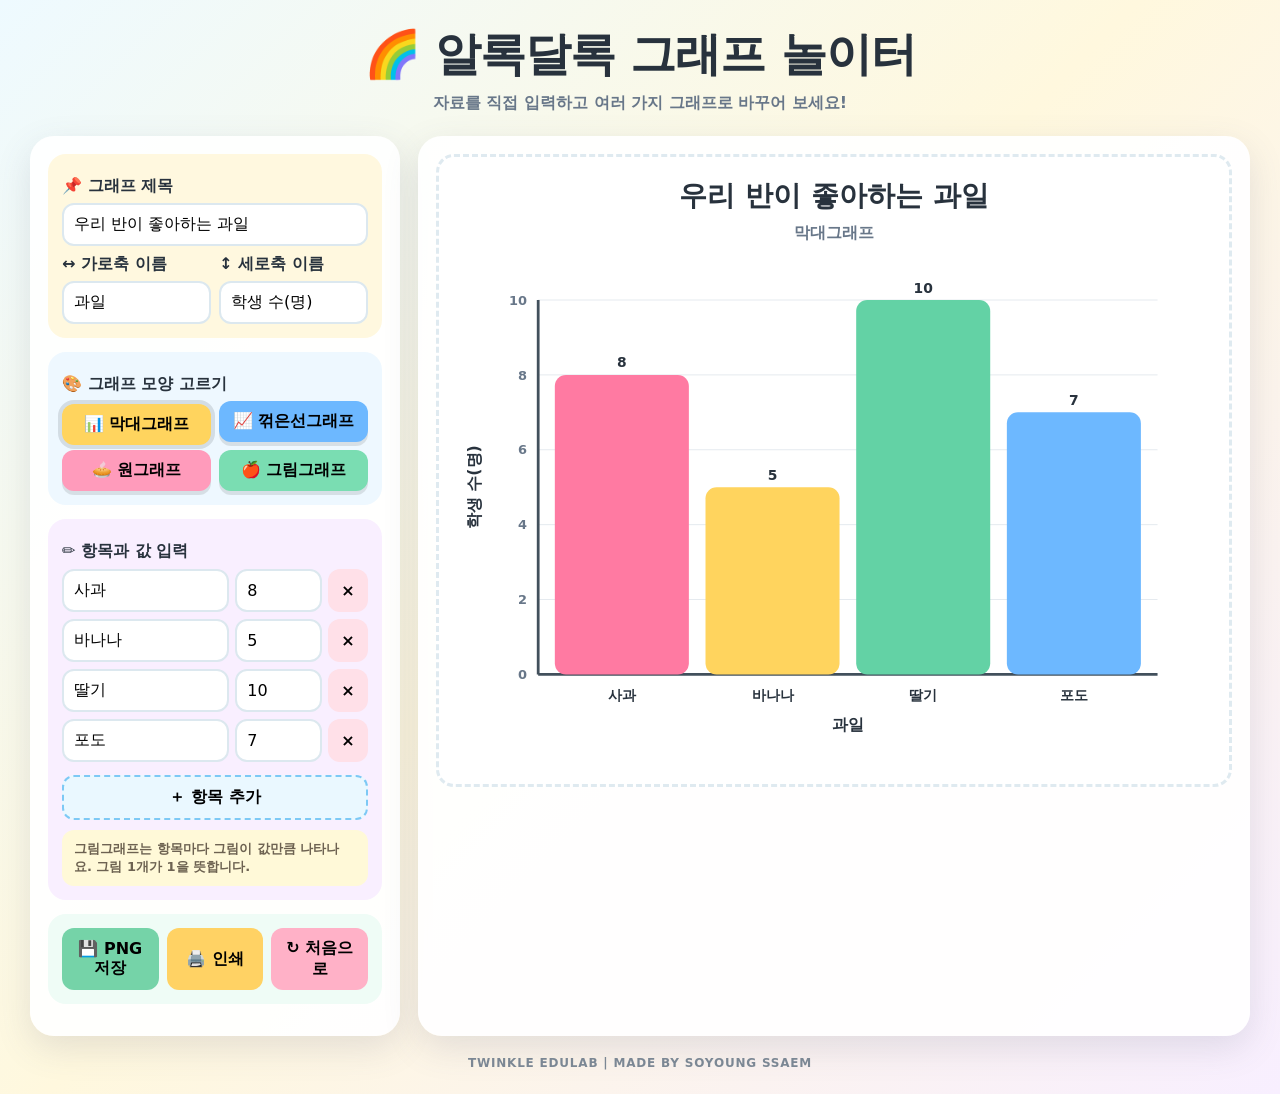
<file: index.html>
<!doctype html>
<html lang="ko">
<head>
<meta charset="utf-8">
<meta name="viewport" content="width=device-width,initial-scale=1">
<title>알록달록 그래프 놀이터</title>
<style>
:root{
  --ink:#28323d;--muted:#687789;--pink:#ff7aa2;--yellow:#ffd45e;
  --green:#63d2a5;--blue:#6db8ff;--purple:#a78bfa;--orange:#ff9e66;
}
*{box-sizing:border-box}
body{
  margin:0;font-family:"Malgun Gothic","Noto Sans KR",system-ui,sans-serif;color:var(--ink);
  background:linear-gradient(135deg,#eefaff,#fff8de 48%,#f8efff);min-height:100vh
}
header{text-align:center;padding:24px 14px 10px}
h1{margin:0;font-size:clamp(28px,4vw,46px);letter-spacing:-1px}
.subtitle{color:var(--muted);font-weight:800;margin-top:7px}
.app{width:min(1220px,96vw);margin:12px auto 30px;display:grid;grid-template-columns:370px 1fr;gap:18px}
.panel,.stage{
  background:rgba(255,255,255,.95);border-radius:24px;box-shadow:0 12px 35px rgba(80,90,120,.15)
}
.panel{padding:18px}.stage{padding:18px;min-height:680px}
.box{padding:14px;border-radius:18px;margin-bottom:14px}
.box:nth-child(1){background:#fff8df}.box:nth-child(2){background:#eef8ff}
.box:nth-child(3){background:#f9efff}.box:nth-child(4){background:#effcf6}
label{display:block;font-weight:900;margin:8px 0 6px}
input,button{font:inherit;border-radius:12px;padding:10px;border:2px solid #dce8ef}
input{width:100%;background:white}
.row{display:grid;grid-template-columns:1fr 1fr;gap:8px}
.types{display:grid;grid-template-columns:1fr 1fr;gap:8px}
.type{
  border:0;font-weight:900;cursor:pointer;box-shadow:0 4px 0 rgba(0,0,0,.1);
  transition:.15s
}
.type:hover{transform:translateY(-1px)}
.type.active{outline:4px solid #26323822;transform:translateY(3px);box-shadow:none}
.type:nth-child(1){background:var(--yellow)}.type:nth-child(2){background:var(--blue)}
.type:nth-child(3){background:#ff9bbb}.type:nth-child(4){background:#7addb2}

.data-row{display:grid;grid-template-columns:1.35fr .7fr 40px;gap:6px;margin:7px 0}
.data-row button{border:0;background:#ffe0e8;font-weight:900;cursor:pointer}
.add{width:100%;margin-top:6px;background:#eaf8ff;border:2px dashed #7dc9f5;font-weight:900;cursor:pointer}
.actions{display:grid;grid-template-columns:repeat(3,1fr);gap:8px}
.action{border:0;font-weight:900;cursor:pointer}
.save{background:#75d3a8}.print{background:#ffd264}.reset{background:#ffb1c7}
#paper{
  background:white;border-radius:18px;border:3px dashed #dfeaf0;min-height:610px;
  padding:16px;overflow:auto
}
.chart-title{text-align:center;font-size:28px;font-weight:900;margin:4px 0 8px}
.chart-note{text-align:center;color:var(--muted);font-weight:700;margin-bottom:4px}
svg{display:block;width:100%;height:auto;min-height:520px}
.hint{
  margin-top:10px;padding:10px 12px;background:#fff9d8;border-radius:12px;
  font-size:13px;font-weight:800;color:#6d6251
}
.brand-footer{width:min(1220px,96vw);margin:-10px auto 24px;text-align:center;color:#7b8794;font-size:12px;font-weight:800;letter-spacing:.8px}
@media(max-width:850px){.app{grid-template-columns:1fr}.stage{min-height:560px}}
@media print{
  body{background:white}.panel,header .subtitle{display:none!important}
  .app{display:block;width:100%;margin:0}.stage{box-shadow:none;padding:0}
  #paper{border:0}.chart-title{font-size:26px}
}
</style>
</head>
<body>
<header>
  <h1>🌈 알록달록 그래프 놀이터</h1>
  <div class="subtitle">자료를 직접 입력하고 여러 가지 그래프로 바꾸어 보세요!</div>
</header>

<main class="app">
  <section class="panel">
    <div class="box">
      <label>📌 그래프 제목</label>
      <input id="title" value="우리 반이 좋아하는 과일">
      <div class="row">
        <div><label>↔ 가로축 이름</label><input id="xlabel" value="과일"></div>
        <div><label>↕ 세로축 이름</label><input id="ylabel" value="학생 수(명)"></div>
      </div>
    </div>

    <div class="box">
      <label>🎨 그래프 모양 고르기</label>
      <div class="types">
        <button class="type active" data-type="bar">📊 막대그래프</button>
        <button class="type" data-type="line">📈 꺾은선그래프</button>
        <button class="type" data-type="pie">🥧 원그래프</button>
        <button class="type" data-type="picture">🍎 그림그래프</button>
      </div>
    </div>

    <div class="box">
      <label>✏️ 항목과 값 입력</label>
      <div id="rows"></div>
      <button class="add" id="add">＋ 항목 추가</button>
      <div class="hint">그림그래프는 항목마다 그림이 값만큼 나타나요. 그림 1개가 1을 뜻합니다.</div>
    </div>

    <div class="box">
      <div class="actions">
        <button class="action save" id="save">💾 PNG 저장</button>
        <button class="action print" onclick="window.print()">🖨️ 인쇄</button>
        <button class="action reset" id="reset">↻ 처음으로</button>
      </div>
    </div>
  </section>

  <section class="stage">
    <div id="paper">
      <div class="chart-title" id="chartTitle"></div>
      <div class="chart-note" id="chartNote"></div>
      <svg id="chart" viewBox="0 0 820 540" aria-label="그래프"></svg>
    </div>
  </section>
</main>
<footer class="brand-footer">TWINKLE EDULAB | MADE BY SOYOUNG SSAEM</footer>

<script>
const palette=['#ff7aa2','#ffd45e','#63d2a5','#6db8ff','#a78bfa','#ff9e66','#5dd6d1','#ff8b73'];
let graphType='bar';
let data=[
  {name:'사과',value:8},{name:'바나나',value:5},{name:'딸기',value:10},{name:'포도',value:7}
];

const $=s=>document.querySelector(s);
const svg=$('#chart');
const rows=$('#rows');

function esc(s){return String(s).replace(/[&<>"']/g,m=>({'&':'&amp;','<':'&lt;','>':'&gt;','"':'&quot;',"'":'&#39;'}[m]))}

function renderRows(){
  rows.innerHTML='';
  data.forEach((d,i)=>{
    const r=document.createElement('div');r.className='data-row';
    r.innerHTML=`<input class="name" value="${esc(d.name)}" aria-label="항목">
      <input class="val" type="number" min="0" step="1" value="${d.value}" aria-label="값">
      <button title="삭제">×</button>`;
    r.querySelector('.name').oninput=e=>{data[i].name=e.target.value;draw()};
    r.querySelector('.val').oninput=e=>{data[i].value=Math.max(0,+e.target.value||0);draw()};
    r.querySelector('button').onclick=()=>{if(data.length>1){data.splice(i,1);renderRows();draw()}};
    rows.appendChild(r);
  });
}
function t(x,y,text,size=16,anchor='middle',weight=700,fill='#28323d',rotate=0){
  return `<text x="${x}" y="${y}" text-anchor="${anchor}" font-size="${size}" font-weight="${weight}" fill="${fill}" transform="rotate(${rotate} ${x} ${y})">${esc(text)}</text>`;
}
function line(x1,y1,x2,y2,stroke='#72808d',w=2,dash=''){
  return `<line x1="${x1}" y1="${y1}" x2="${x2}" y2="${y2}" stroke="${stroke}" stroke-width="${w}" ${dash?`stroke-dasharray="${dash}"`:''}/>`;
}
function commonAxes(max){
  const L=90,R=760,T=45,B=450,H=B-T,W=R-L;
  let out='';
  const step=Math.max(1,Math.ceil(max/5));
  const top=Math.max(step*5,max||5);
  for(let v=0;v<=top;v+=step){
    let y=B-(v/top)*H;
    out+=line(L,y,R,y,'#e3e9ee',1);
    out+=t(L-12,y+5,v,14,'end',700,'#687789');
  }
  out+=line(L,T,L,B,'#42505c',3)+line(L,B,R,B,'#42505c',3);
  return {out,L,R,T,B,H,W,top};
}
function drawBar(){
  let max=Math.max(...data.map(d=>d.value),1),a=commonAxes(max),out=a.out;
  const gap=18,bw=(a.W-gap*(data.length+1))/data.length;
  data.forEach((d,i)=>{
    const h=d.value/a.top*a.H,x=a.L+gap+i*(bw+gap),y=a.B-h;
    out+=`<rect x="${x}" y="${y}" width="${Math.max(12,bw)}" height="${h}" rx="12" fill="${palette[i%palette.length]}"/>`;
    out+=t(x+bw/2,a.B+28,d.name,15);
    out+=t(x+bw/2,y-8,d.value,15);
  });
  return out+axisLabels(a);
}
function drawLine(){
  let max=Math.max(...data.map(d=>d.value),1),a=commonAxes(max),out=a.out;
  const xs=data.map((d,i)=>a.L+35+(data.length===1?0:i*(a.W-70)/(data.length-1)));
  const pts=data.map((d,i)=>`${xs[i]},${a.B-d.value/a.top*a.H}`).join(' ');
  out+=`<polyline points="${pts}" fill="none" stroke="#5f75e8" stroke-width="5" stroke-linejoin="round" stroke-linecap="round"/>`;
  data.forEach((d,i)=>{
    const y=a.B-d.value/a.top*a.H;
    out+=`<circle cx="${xs[i]}" cy="${y}" r="9" fill="${palette[i%palette.length]}" stroke="white" stroke-width="3"/>`;
    out+=t(xs[i],a.B+28,d.name,15)+t(xs[i],y-13,d.value,15);
  });
  return out+axisLabels(a);
}
function drawPie(){
  const total=data.reduce((s,d)=>s+d.value,0)||1,cx=380,cy=245,r=165;
  let angle=-Math.PI/2,out='',legendY=95;
  data.forEach((d,i)=>{
    const frac=d.value/total, next=angle+frac*Math.PI*2;
    const x1=cx+r*Math.cos(angle),y1=cy+r*Math.sin(angle),x2=cx+r*Math.cos(next),y2=cy+r*Math.sin(next);
    const large=frac>0.5?1:0;
    out+=`<path d="M ${cx} ${cy} L ${x1} ${y1} A ${r} ${r} 0 ${large} 1 ${x2} ${y2} Z" fill="${palette[i%palette.length]}" stroke="white" stroke-width="4"/>`;
    if(frac>0.055){
      const mid=(angle+next)/2,tx=cx+r*.62*Math.cos(mid),ty=cy+r*.62*Math.sin(mid);
      out+=t(tx,ty,`${Math.round(frac*100)}%`,16,'middle',900);
    }
    out+=`<rect x="610" y="${legendY-14}" width="18" height="18" rx="4" fill="${palette[i%palette.length]}"/>`;
    out+=t(638,legendY,d.name+' '+d.value,15,'start');
    legendY+=34; angle=next;
  });
  return out+t(380,485,'전체 '+data.reduce((s,d)=>s+d.value,0),16);
}
function drawPicture(){
  const L=90,R=760,T=55,B=445,H=B-T,W=R-L;
  const max=Math.max(...data.map(d=>Math.round(d.value)),1);
  let out='';

  // 값이 커져도 화면 안에 들어오도록 세로 간격을 자동 조절
  const step=Math.max(1,Math.ceil(max/5));
  const top=Math.max(step*5,max);
  for(let v=0;v<=top;v+=step){
    const y=B-(v/top)*H;
    out+=line(L,y,R,y,'#e3e9ee',1);
    out+=t(L-12,y+5,v,14,'end',700,'#687789');
  }
  out+=line(L,T,L,B,'#42505c',3)+line(L,B,R,B,'#42505c',3);

  const colW=W/data.length;
  const icons=['🍎','⭐','🌼','🧸','🍀','🎈','🐳','🌈'];
  const usableH=H-20;
  const iconStep=Math.min(34, usableH/Math.max(top,1));
  const iconSize=Math.max(13, Math.min(28, iconStep*0.82));

  data.forEach((d,i)=>{
    const value=Math.max(0,Math.round(d.value));
    const x=L+colW*(i+.5);
    const icon=icons[i%icons.length];

    for(let n=1;n<=value;n++){
      const y=B-(n-.5)*(usableH/top);
      out+=t(x,y,icon,iconSize,'middle',700,'#28323d');
    }

    out+=t(x,B+28,d.name,15);
    if(value>0){
      const labelY=Math.max(T+10, B-value*(usableH/top)-8);
      out+=t(x,labelY,value,15,'middle',900,'#28323d');
    }
  });

  out+=t((L+R)/2,510,$('#xlabel').value||'가로축',17);
  out+=t(26,(T+B)/2,$('#ylabel').value||'세로축',17,'middle',800,'#28323d',-90);
  out+=t(675,505,'그림 1개 = 1',14,'middle',800,'#687789');
  return out;
}

function axisLabels(a){
  return t((a.L+a.R)/2,510,$('#xlabel').value||'가로축',17)+
         t(26,(a.T+a.B)/2,$('#ylabel').value||'세로축',17,'middle',800,'#28323d',-90);
}
function draw(){
  $('#chartTitle').textContent=$('#title').value||'그래프';
  const names={bar:'막대그래프',line:'꺾은선그래프',pie:'원그래프',picture:'그림그래프'};
  $('#chartNote').textContent=names[graphType];
  svg.innerHTML= graphType==='bar'?drawBar():
    graphType==='line'?drawLine():
    graphType==='pie'?drawPie():drawPicture();
}
document.querySelectorAll('.type').forEach(b=>b.onclick=()=>{
  document.querySelectorAll('.type').forEach(x=>x.classList.remove('active'));
  b.classList.add('active');graphType=b.dataset.type;draw();
});
['title','xlabel','ylabel'].forEach(id=>$('#'+id).addEventListener('input',draw));
$('#add').onclick=()=>{data.push({name:'새 항목',value:3});renderRows();draw()};
$('#reset').onclick=()=>{
  graphType='bar';data=[{name:'사과',value:8},{name:'바나나',value:5},{name:'딸기',value:10},{name:'포도',value:7}];
  $('#title').value='우리 반이 좋아하는 과일';$('#xlabel').value='과일';$('#ylabel').value='학생 수(명)';
  document.querySelectorAll('.type').forEach((x,i)=>x.classList.toggle('active',i===0));
  renderRows();draw();
};
$('#save').onclick=()=>{
  const clone=svg.cloneNode(true);
  clone.setAttribute('xmlns','http://www.w3.org/2000/svg');
  const xml=new XMLSerializer().serializeToString(clone);
  const blob=new Blob([xml],{type:'image/svg+xml;charset=utf-8'});
  const url=URL.createObjectURL(blob);
  const img=new Image();
  img.onload=()=>{
    const canvas=document.createElement('canvas');canvas.width=1640;canvas.height=1080;
    const ctx=canvas.getContext('2d');ctx.fillStyle='white';ctx.fillRect(0,0,canvas.width,canvas.height);
    ctx.drawImage(img,0,0,canvas.width,canvas.height);
    URL.revokeObjectURL(url);
    const a=document.createElement('a');a.download=($('#title').value||'그래프')+'.png';a.href=canvas.toDataURL('image/png');a.click();
  };
  img.src=url;
};
renderRows();draw();
</script>
</body>
</html>
</file>
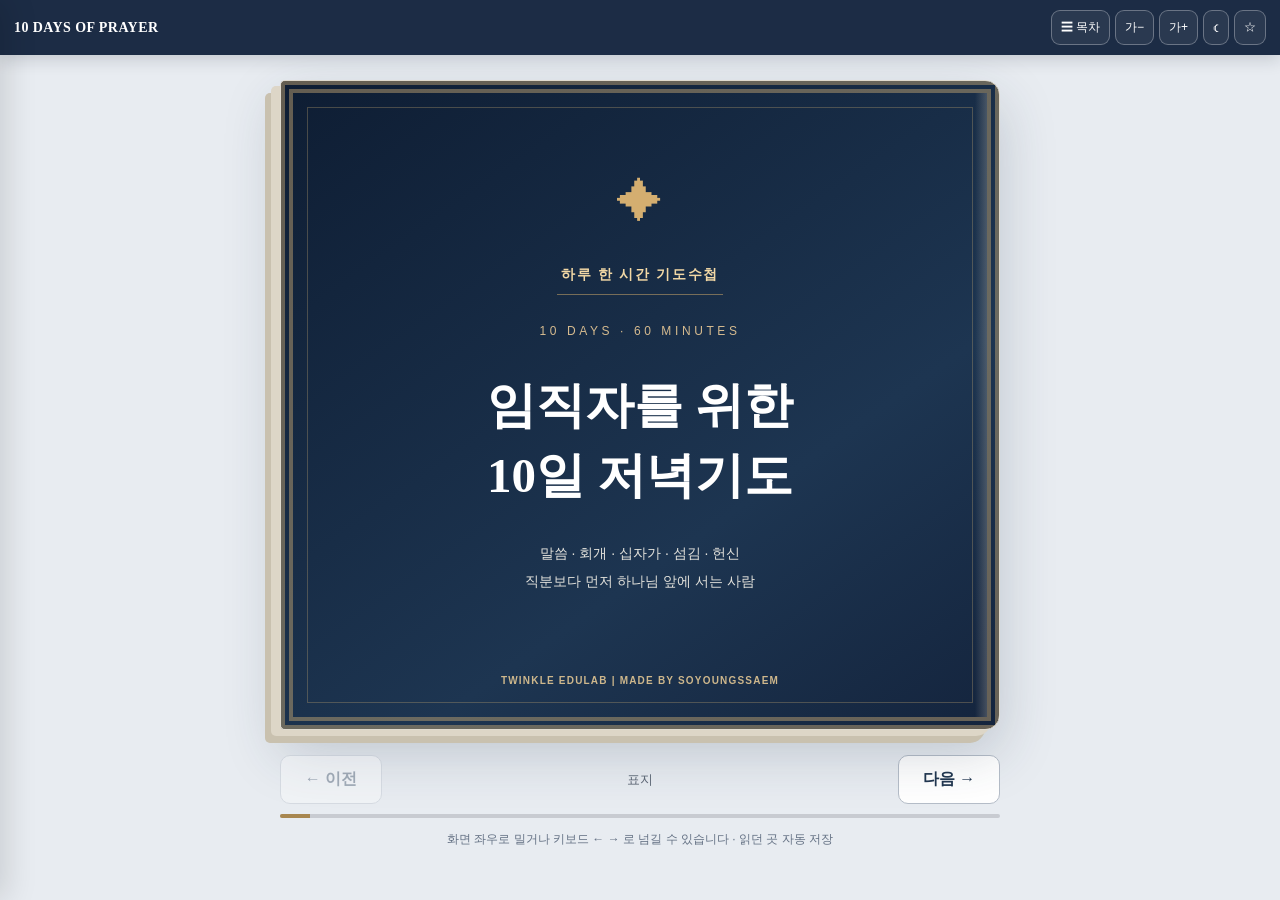
<file: prayer-book-final/index.html>
<!doctype html><html lang="ko"><head><meta charset="UTF-8"/><meta name="viewport" content="width=device-width,initial-scale=1,viewport-fit=cover"/><meta name="theme-color" content="#14253f"/><title>임직자를 위한 10일 저녁기도</title><meta name="description" content="임직자를 위한 10일 저녁기도. 매일 60분 기도제목을 전자책으로 읽으세요."/><style>
:root{--navy:#14253f;--gold:#cba769;--paper:#fffdf8;--ink:#263447;--muted:#718091;--bg:#e8ecf1;--line:#e4ddcf;--fontScale:1}*{box-sizing:border-box}html,body{margin:0;min-height:100%;font-family:'Noto Sans KR','Apple SD Gothic Neo','Malgun Gothic',sans-serif}body{background:var(--bg);color:var(--ink)}button,input,textarea{font:inherit}button{cursor:pointer}button:focus-visible,a:focus-visible{outline:3px solid var(--gold);outline-offset:3px}.app{min-height:100dvh;display:flex;flex-direction:column}.topbar{position:sticky;top:0;z-index:10;background:#14253ff5;color:#fff;display:flex;align-items:center;justify-content:space-between;gap:9px;padding:10px max(14px,env(safe-area-inset-left));box-shadow:0 3px 18px #101b2930}.brand{font-family:Georgia,serif;font-size:14px;letter-spacing:.03em;font-weight:700;white-space:nowrap}.brand small{display:block;font:10px sans-serif;letter-spacing:.14em;color:#dcc394;margin-top:2px}.tools{display:flex;align-items:center;gap:5px;flex-wrap:wrap;justify-content:end}.tool{border:1px solid #ffffff4d;border-radius:9px;background:#ffffff10;color:#fff;padding:7px 9px;min-height:35px;font-size:12px}.tool:hover{background:#ffffff2b}.shell{max-width:960px;width:100%;margin:25px auto 12px;padding:0 15px;display:flex;flex-direction:column;align-items:center}.book{width:min(100%,720px);min-height: min(72vh,780px);background:var(--paper);border:1px solid #e0dbcf;border-radius:5px 15px 15px 5px;box-shadow:-9px 6px 0 #ddd6c7,-15px 13px 0 #c9c1af,0 22px 55px #23365037;overflow:hidden;position:relative;transform-origin:left center}.book.anim-next{animation:turnNext .3s ease}.book.anim-prev{animation:turnPrev .3s ease}@keyframes turnNext{from{opacity:.55;transform:perspective(1300px) rotateY(-7deg) translateX(10px)}to{opacity:1;transform:none}}@keyframes turnPrev{from{opacity:.55;transform:perspective(1300px) rotateY(7deg) translateX(-10px)}to{opacity:1;transform:none}}.page{min-height:min(72vh,780px);padding:clamp(26px,5vw,58px);position:relative;line-height:1.88;font-size:calc(15px * var(--fontScale));overflow-wrap:anywhere}.book:not(.cover-page) .page{border-left:13px solid #e8e1d5}.page:after{content:'';position:absolute;inset:0 0 0 auto;width:12px;background:linear-gradient(90deg,transparent,#d4ccbd40);pointer-events:none}.cover-page{background:linear-gradient(145deg,#0e1d33,#1d3551 65%,#14243d);color:#fff}.cover-page .page{min-height:min(72vh,780px);display:flex;flex-direction:column;justify-content:center;text-align:center;border:12px double #bda2717d;outline:1px solid #bda27155;outline-offset:-27px;padding:55px 25px}.cover-icon{font-size:46px;color:#d4ae70;margin-bottom:38px}.cover-kicker{letter-spacing:.3em;color:#d6bb8f;font-size:12px}.cover-title{font-family:'Nanum Myeongjo','Batang',serif;font-weight:700;font-size:clamp(30px,6vw,49px);line-height:1.43;margin:28px 0}.cover-sub{font-size:14px;line-height:2;color:#e3e2dc}.cover-author{margin-top:65px;color:#e4c58f;letter-spacing:.14em}.eyebrow{font-size:.76em;letter-spacing:.16em;color:#a08250;font-weight:700;margin-bottom:14px}.day-title{font-family:'Nanum Myeongjo','Batang',serif;font-weight:700;color:#182b48;font-size:1.67em;line-height:1.4;margin:5px 0 9px}.page-sub{color:#8b7051;font-weight:600;margin-bottom:18px}.verse{background:#f7f2e9;border-left:3px solid #c7a46c;padding:12px 15px;margin:18px 0;border-radius:0 8px 8px 0;font-size:.91em}.verse b{display:block;color:#8b6c39}.prayer-intro{font-weight:700;line-height:1.8;color:#213e59;margin:14px 0}.prayer-intro .prayer-label{display:inline-block;color:#a15c22;background:#fff0d8;border:1px solid #ecd0a5;border-radius:5px;padding:1px 8px;margin-right:9px;font-weight:900}.dark .prayer-intro .prayer-label{color:#ffe0a4;background:#5a4029;border-color:#94734d}.slot{margin:20px 0 16px;break-inside:avoid}.slot-head{display:flex;align-items:center;gap:10px;border-bottom:1px solid #e3ded6;padding-bottom:7px;margin-bottom:9px}.slot-time{font-size:.78em;font-weight:800;color:#a27d47;white-space:nowrap}.slot-title{font-weight:800;color:#203750}.slot ul{padding-left:19px;margin:0}.slot li{margin:8px 0;line-height:1.75}.prose{margin:10px 0;line-height:1.95}.reflection{background:#f6f2ea;padding:15px;margin-top:20px;border-radius:9px;border:1px solid #e4d9c4}.reflection textarea{display:block;width:100%;height:100px;border:1px solid #d9cdb8;border-radius:6px;background:white;padding:10px;resize:vertical;margin-top:10px;color:#253346}.author-badge{font-size:.78em;color:#957d58;margin-top:20px}.page-foot{margin-top:30px;text-align:center;font-size:.75em;color:#89919e}.nav{width:min(100%,720px);display:flex;gap:10px;align-items:center;justify-content:space-between;margin:25px 0 10px}.navbutton{border:1px solid #b5bdc8;border-radius:10px;background:#fff;padding:13px 18px;color:#213750;font-weight:700;min-width:102px}.navbutton:disabled{opacity:.35;cursor:default}.pagecount{font-size:13px;color:#5e6876;text-align:center}.progress{width:min(100%,720px);height:4px;background:#c8cbd1;border-radius:4px;overflow:hidden}.progress>div{height:100%;background:#a88750;transition:width .3s}.help{margin:13px auto 28px;font-size:12px;color:#647184;text-align:center}.drawer-backdrop{position:fixed;inset:0;background:#0b152b99;z-index:15;display:none}.drawer-backdrop.open{display:block}.drawer{position:fixed;top:0;bottom:0;left:0;width:min(350px,90vw);background:#faf9f5;z-index:16;transform:translateX(-101%);transition:transform .24s;box-shadow:10px 0 30px #0002;overflow:auto;padding:22px}.drawer.open{transform:none}.drawer h2{font-family:Georgia,'Batang',serif;margin:0 0 7px}.drawer p{font-size:12px;color:#777}.toc-item{width:100%;padding:13px 11px;border:0;border-bottom:1px solid #e2ded6;background:transparent;text-align:left;color:#293c51;display:flex;gap:12px}.toc-item.active{background:#e9e3d5;border-radius:8px}.toc-item span{color:#a47d46;font-weight:800;min-width:39px}.close{float:right;background:none;border:0;font-size:22px;padding:0 8px}.dark{--paper:#1d2938;--ink:#e4e7ed;--bg:#111a27;--line:#38475c}.dark .book{border-color:#364456;box-shadow:-9px 6px 0 #263243,-15px 13px 0 #1b2533,0 22px 55px #0008}.dark .book:not(.cover-page) .page{border-left-color:#354254}.dark .day-title,.dark .slot-title,.dark .prayer-intro{color:#f2e9db}.dark .verse,.dark .reflection{background:#263649;border-color:#506078}.dark .slot-head{border-color:#465466}.dark .page-sub,.dark .eyebrow,.dark .slot-time{color:#dac096}.dark .reflection textarea{background:#182638;color:#fff;border-color:#607087}.dark .page-foot{color:#b3bdc9}.dark .navbutton{background:#26354b;border-color:#637087;color:#fff}.dark .pagecount,.dark .help{color:#a9b3bf}@media(max-width:580px){.topbar{padding:9px 10px}.brand{font-size:11px}.brand small{font-size:9px}.tools{gap:3px}.tool{padding:6px 7px;font-size:11px}.shell{margin:15px auto 0;padding:0 10px}.book,.page{min-height:70dvh}.page{padding:24px 22px;font-size:calc(14px * var(--fontScale))}.book:not(.cover-page) .page{border-left:8px solid #e8e1d5}.cover-page .page{padding:45px 15px}.cover-title{font-size:33px}.nav{margin-top:20px}.navbutton{min-width:auto;padding:12px 15px}}@media print{.topbar,.nav,.progress,.help,.drawer,.drawer-backdrop{display:none!important}.shell{margin:0;padding:0}.book{box-shadow:none;border:0;width:100%;min-height:0}.page{min-height:0!important;padding:15mm!important}.cover-page .page{min-height:260mm!important}body{background:white}.page:after{display:none}}
.scripture-panel{margin:19px 0 23px;padding:16px;border:1px solid #e3d2b0;border-radius:12px;background:#f9f4e9}.scripture-label{font-size:.82em;font-weight:800;color:#866532;margin-bottom:11px}.scripture-entry{display:flex;justify-content:space-between;align-items:center;flex-wrap:wrap;gap:8px;padding:10px 0;border-top:1px solid #e7dbc5}.scripture-entry strong{font-size:.95em}.scripture-entry a{font-size:.82em;padding:7px 10px;border-radius:8px;background:#203e5d;color:#fff;text-decoration:none}.scripture-panel small{display:block;font-size:.73em;color:#776e63;line-height:1.7;margin-top:9px}.dark .scripture-panel{background:#293a4e;border-color:#556580}.dark .scripture-entry{border-color:#4e5c70}.dark .scripture-label{color:#e5c994}.dark .scripture-panel small{color:#c6c6c5}.scripture-summary{margin:4px 0 0;font-size:.85em;line-height:1.65;color:#544e46}.dark .scripture-summary{color:#d2d4dc}
.scripture-entry button{font-size:.82em;padding:9px 11px;border:0;border-radius:8px;background:#203e5d;color:#fff;font-weight:700}
.bible-overlay{position:fixed;inset:0;background:#09111bc9;z-index:35;display:none;justify-content:center;align-items:center;padding:12px}.bible-overlay.open{display:flex}
.bible-modal{background:var(--paper);color:var(--ink);width:min(850px,100%);max-height:94dvh;overflow:auto;border-radius:15px;box-shadow:0 15px 75px #0008;padding:20px}
.bible-head{display:flex;justify-content:space-between;align-items:center;gap:12px}.bible-head h2{font-size:1.25rem;margin:0}.bible-tabs{display:flex;gap:7px;margin:15px 0}.bible-tabs button{border:1px solid #c6b79e;background:#f6eddf;border-radius:9px;padding:9px 12px;color:#25354c;font-weight:700}.bible-tabs button.active{background:#213f5b;color:white}
.bible-frame{width:100%;height:min(58dvh,600px);border:1px solid #d8d0c2;border-radius:9px;background:white}.bible-note{font-size:13px;line-height:1.7;color:var(--muted)}.bible-paste{width:100%;min-height:190px;border:1px solid #bdb4a5;border-radius:8px;padding:13px;background:var(--paper);color:var(--ink);font:inherit;line-height:1.9}.bible-copy{background:#203e5d;color:white;border:0;padding:11px 15px;border-radius:8px;margin-top:8px}.bible-saved{line-height:2.05;white-space:pre-wrap;font-size:calc(16px * var(--fontScale));padding:16px;border-left:3px solid #c9a56e;background:#f6f1e7;color:#223147;border-radius:6px}.dark .bible-saved{background:#2d3b4b;color:#f5f2eb}.dark .bible-tabs button{background:#36465a;color:#fff}

.scripture-reading{padding:14px 0;border-top:1px solid #e3d8c5}.scripture-reading strong{display:block;color:#755528;margin-bottom:8px}.scripture-verse{margin:8px 0;line-height:1.95;font-family:'Nanum Myeongjo','Batang',serif;font-size:1.01em}.verse-number{display:inline-block;font:700 .72em sans-serif;color:#9d7e4d;vertical-align:super;margin-right:7px}.dark .scripture-reading{border-color:#506078}.dark .scripture-reading strong{color:#e6c78e}.dark .scripture-verse{color:#f1ede3}

.cover-tagline{display:inline-block;margin-top:0;padding:6px 16px;border:1px solid #d6bb8f99;border-radius:40px;color:#f2d8a5;font-weight:800;letter-spacing:.08em}.meditation-detail{margin:10px 0 18px;padding:16px 17px;background:#faf6ed;border:1px solid #e9dbc0;border-radius:12px}.meditation-detail h3{font-size:1.03em;color:#745127;margin:0 0 12px}.meditation-detail .med-label{display:block;font-weight:800;color:#9b723e;margin-top:14px}.meditation-detail p{margin:5px 0 10px;line-height:1.9}.meditation-detail ol{padding-left:23px;margin:8px 0}.meditation-detail li{margin:7px 0}.meditation-detail .hymns{background:#fff;border-radius:8px;padding:12px;margin-top:12px}.meditation-detail .prayer-response{font-weight:600;color:#554029}.dark .meditation-detail{background:#273447;border-color:#566173}.dark .meditation-detail h3,.dark .meditation-detail .med-label{color:#f2d094}.dark .meditation-detail .hymns{background:#1c2a38}.dark .meditation-detail .prayer-response{color:#eed7aa}

.cover-brand{position:absolute;bottom:26px;left:12px;right:12px;text-align:center;font-family:Arial,sans-serif;font-size:10px;font-weight:700;letter-spacing:.12em;color:#d8bf90;opacity:.95}.original-lyrics{background:#f2e9d8;border-left:3px solid #ae8648;border-radius:7px;padding:11px 13px;margin:12px 0}.original-lyrics>b{color:#76542b}.original-lyrics p{line-height:2.05;margin:7px 0}.original-lyrics small{color:#776d5f}.dark .original-lyrics{background:#344153;border-color:#d0b37b}.dark .original-lyrics>b{color:#f4d9a4}.dark .original-lyrics small{color:#c6c9cd}

.cover-tagline-under-star{margin:-23px auto 25px;display:inline-block;font-size:14px;letter-spacing:.12em;color:#f2d8a5;font-weight:800;border-bottom:1px solid #cba76988;padding:0 4px 7px}
.toc-page-list{display:grid;grid-template-columns:1fr;gap:7px;margin:23px 0 12px}
.toc-page-link{display:flex;align-items:center;gap:13px;width:100%;padding:11px 14px;text-align:left;border:1px solid #ddd3c3;border-radius:9px;background:#fffaf0;color:#263447;cursor:pointer;line-height:1.45}
.toc-page-link:hover,.toc-page-link:focus-visible{background:#f4ead7;border-color:#b28c55}
.toc-day-number{color:#916c35;min-width:44px;font-weight:800}
.cover-toc-link{margin:27px auto 0;border:1px solid #cba769;border-radius:25px;padding:9px 23px;background:#d6bb8f19;color:#f7e7c6;cursor:pointer;font-weight:700;letter-spacing:.06em}
.cover-toc-link:hover{background:#d6bb8f33}
.dark .toc-page-link{background:#253448;color:#f4e8d8;border-color:#546176}.dark .toc-page-link:hover{background:#344661}.dark .toc-day-number{color:#e5c48c}

/* 표지 상하 시각적 균형 조정: 제목 묶음은 살짝 위로, 브랜드는 하단에 유지 */
.cover-page .page > :not(.cover-brand){position:relative;top:-28px}
@media(max-width:580px){.cover-page .page > :not(.cover-brand){top:-20px}}

/* 묵상 질문마다 개별 답변 칸: 날짜·질문별 자동 저장 */
.meditation-detail .question-text{font-weight:600;margin-bottom:8px}
.meditation-detail .question-answer{display:block;width:100%;min-height:90px;margin:6px 0 19px;padding:12px 13px;border:1px solid #d9c9a9;border-radius:9px;resize:vertical;background:#fffefa;color:#263447;font:inherit;font-size:.95em;line-height:1.75}
.meditation-detail .question-answer:focus{outline:2px solid #bc965a;outline-offset:1px}
.dark .meditation-detail .question-answer{background:#19283a;color:#f4f0e8;border-color:#65738a}
</style><link rel="manifest" href="./manifest.webmanifest"/><meta name="apple-mobile-web-app-capable" content="yes"/><meta name="apple-mobile-web-app-title" content="10일 저녁기도"/><link rel="icon" href="./icons/app-icon-192.png" type="image/png"/></head><body><div class="app"><header class="topbar"><div class="brand">10 DAYS OF PRAYER</div><div class="tools"><button class="tool" id="tocBtn" title="목차">☰ 목차</button><button class="tool" id="smaller" title="글자 작게">가−</button><button class="tool" id="larger" title="글자 크게">가+</button><button class="tool" id="themeBtn" title="배경색 변경">☾</button><button class="tool" id="bookmarkBtn" title="책갈피">☆</button></div></header><main class="shell"><article class="book cover-page" id="book" aria-label="임직자를 위한 10일 저녁기도 전자책"><section class="page" id="page" aria-live="polite"></section></article><div class="nav"><button class="navbutton" id="prev">← 이전</button><div class="pagecount" id="counter"></div><button class="navbutton" id="next">다음 →</button></div><div class="progress"><div id="bar"></div></div><p class="help">화면 좌우로 밀거나 키보드 ← → 로 넘길 수 있습니다 · 읽던 곳 자동 저장</p></main></div><div class="drawer-backdrop" id="backdrop"></div><aside class="drawer" id="drawer" aria-label="목차"><button class="close" id="closeDrawer">×</button><h2>목차</h2><p>임직자를 위한 10일 저녁기도</p><div id="toc"></div></aside><script>
const pages=[["10 DAYS  · 60 MINUTES", "임직자를 위한", "10일 저녁기도", "말씀 · 회개 · 십자가 · 섬김 · 헌신", "직분보다 먼저 하나님 앞에 서는 사람", "매일 저녁 1시간  | 임직 준비 공동 기도책"], ["기도책 사용 안내", "임직은 명예가 아니라 그리스도를 따르는 섬김의 약속입니다. 매일 같은 시간에 마음을 모아 60분간 기도합니다.", "기도제목은 문장 그대로 읽어도 좋고, 자신의 삶에 맞게 확장하여 기도해도 좋습니다.", "각 날짜 마지막에는 묵상 질문과 실천 결단을 기록하는 공간이 있습니다. 성경 본문은 개역한글판으로 수록되어 전자책 안에서 읽을 수 있습니다."], ["10 DAYS OF PRAYER                                       DAY 01", "1일차", "하나님 앞에 서는 임직자", "부르심에 대한 감사와 경외", "오늘의 말씀    디모데전서 1:12 · 이사야 6:8", "오늘의 기도     주님, 직분보다 먼저 하나님 앞에 바로 선 예배자가 되게 하소서.", "00-10분 말씀 묵상과 찬양", "오늘의 성경 본문을 함께 읽고, 주제를 자신의 삶에 적용해 묵상하며 찬양합니다.", "10-20분   부르심에 감사", "구원의 은혜를 기억하며, 나를 자녀 삼으신 하나님께 감사하게 하소서.", "신앙의 여정에서 나를 붙드신 주님의 손길을 돌아보게 하소서.", "내 능력이나 연륜 때문이 아니라 오직 은혜로 섬김의 자리에 섰음을 고백하게 하소서.", "20-30분   임직의 참된 의미", "직분을 보상이나 명예로 여기지 않고 거룩한 책임으로 받게 하소서.", "사람의 인정과 칭찬보다 하나님을 경외하는 마음이 앞서게 하소서.", "임직식 하루의 감격에 머물지 않고, 임직 후에도 날마다 맡겨진 사명을 성실히 감당하게 하소서."], ["10 DAYS OF PRAYER                                       DAY 01", "1일차  · 기도 이어가기", "30-40분   하나님의 뜻에 순종", "내 계획과 생각보다 하나님의 뜻을 먼저 묻게 하소서.", "내게 주신 모든 사명 앞에서 기도로 순종하게 하소서.", "사람의 눈에 띄는 자리보다 하나님이 맡기신 자리를 기쁘게 감당하게 하소서.", "40-50분   거룩한 두려움과 겸손", "스스로 신앙이 좋다고 여기는 교만을 버리게 하소서.", "다른 사람의 장점을 인정하고 배우는 마음을 주소서.", "말씀 앞에서 자신을 살피고, 말씀으로 겸손한 사람이 되게 하소서.", "50-60분   첫날의 결단", "주님, 직분을 받기 전에 먼저 제 마음을 온전히 받아 주소서.", "사람의 박수보다 주님의 기쁨을 구하게 하소서.", "처음 부르심의 감사와 떨림을 평생 잃지 않게 하소서.", "오늘의 묵상과 결단", "임직 후 첫 한 달 동안 새롭게 실천할 섬김 한 가지와 시작 날짜는 언제인가?"], ["10 DAYS OF PRAYER                                       DAY 02", "2일차", "철저한 회개와 영적 정결", "숨김없이 자신을 돌아보기", "오늘의 말씀    시편 51:10-12 · 요한일서 1:9", "오늘의 기도     하나님, 남의 허물보다 먼저 제 죄를 보게 하소서.", "00-10분 말씀 묵상과 찬양", "오늘의 성경 본문을 함께 읽고, 주제를 자신의 삶에 적용해 묵상하며 찬양합니다.", "10-20분   마음의 죄를 회개", "감추어진 교만과 욕심과 인정받고 싶은 마음을 드러내 주소서.", "시기와 질투, 미움과 원망을 정직하게 회개하게 하소서.", "나의 허물은 작게 보고 남에게는 엄격했던 태도를 용서하소서.", "20-30분   말과 행동을 회개", "무심한 말로 상처를 주고 확인하지 않은 말을 옮긴 죄를 용서하소서.", "사랑을 말하면서 행동으로는 외면했던 일을 회개합니다.", "책임을 회피하거나 약속을 가볍게 여긴 모습을 고치게 하소서."], ["10 DAYS OF PRAYER                                       DAY 02", "2일차  · 기도 이어가기", "30-40분   형식적인 신앙을 회개", "예배하면서 하나님보다 다른 생각에 마음을 빼앗긴 일을 용서하소서.", "봉사와 직분에 익숙해져 십자가의 은혜를 잊은 모습을 회개합니다.", "말씀을 자신이 아닌 다른 사람에게만 적용한 일을 용서하소서.", "40-50분   관계 속 잘못을 회개", "사과와 화해를 미루며 관계의 상처를 방치하지 않게 하소서.", "갈등 속에서 내 주장만 옳다고 고집한 일을 돌아보게 하소서.", "소외된 성도를 외면하거나 판단한 모습을 회개합니다.", "50-60분   회개에 합당한 열매", "눈물과 말뿐인 회개를 넘어 행동이 바뀌게 하소서.", "잘못한 일은 사과하고 바로잡을 용기를 주소서.", "매일 성령의 빛 아래 자신을 살피는 임직자가 되게 하소서.", "오늘의 묵상과 결단", "회개의 열매를 맺기 위해 오늘부터 멈추거나 바꿀 말과 행동은 무엇인가?"], ["10 DAYS OF PRAYER                                       DAY 03", "3일차", "십자가와 복음의 능력", "예수 그리스도만 자랑하기", "오늘의 말씀    고린도전서 2:2 · 갈라디아서 2:20", "오늘의 기도     주님, 직분보다 십자가를 자랑하는 일꾼이 되게 하소서.", "00-10분 말씀 묵상과 찬양", "오늘의 성경 본문을 함께 읽고, 주제를 자신의 삶에 적용해 묵상하며 찬양합니다.", "10-20분   구원의 은혜", "그리스도의 대속의 사랑이 익숙하고 당연한 일이 되지 않게 하소서.", "처음 복음을 들었을 때의 감격을 새롭게 하소서.", "내 공로 아닌 은혜로 구원받았음을 깊이 고백하게 하소서.", "20-30분   십자가의 정신", "나를 높이기보다 자신을 낮추신 예수님을 본받게 하소서.", "내 권리보다 성도의 유익을 먼저 생각하게 하소서.", "억울함 속에서도 보복이 아닌 진실과 사랑으로 반응하게 하소서."], ["10 DAYS OF PRAYER                                       DAY 03", "3일차  · 기도 이어가기", "30-40분   복음 중심의 교회", "행사와 실적보다 복음이 교회의 중심이 되게 하소서.", "예배와 사역에서 죄 사함과 구원의 기쁜 소식이 분명히 드러나게 하소서.", "형식적인 의무보다 살아 계신 하나님과의 관계를 누리게 하소서.", "40-50분   복음을 전하는 삶", "가족과 이웃에게 예수님의 사랑을 전할 담대함을 주소서.", "숫자보다 한 영혼의 존귀함을 먼저 생각하게 하소서.", "정직과 섬김과 희생으로 복음을 증언하게 하소서.", "50-60분   십자가 앞 결단", "내 이름이 드러나지 않아도 복음이 전해진다면 기뻐하게 하소서.", "교회의 머리 되신 예수님보다 앞서지 않게 하소서.", "십자가의 사랑으로 평생 교회를 섬기게 하소서.", "오늘의 묵상과 결단", "앞으로 중요한 선택을 할 때 십자가의 정신을 적용할 구체적인 기준은 무엇인가?"], ["10 DAYS OF PRAYER                                       DAY 04", "4일차", "겸손과 섬김의 리더십", "낮은 자리에서 먼저 섬기기", "오늘의 말씀    마가복음 10:43-45 · 요한복음 13:14-15", "오늘의 기도     주님, 높아지는 직분자가 아니라 낮아지는 종이 되게 하소서.", "00-10분 말씀 묵상과 찬양", "오늘의 성경 본문을 함께 읽고, 주제를 자신의 삶에 적용해 묵상하며 찬양합니다.", "10-20분   섬기는 마음", "대접받기를 기대하는 마음을 내려놓게 하소서.", "보이지 않는 일도 기쁨으로 감당하게 하소서.", "지시하기 전에 먼저 손을 내밀고 함께 일하게 하소서.", "20-30분   특권의식을 내려놓기", "직분을 내세워 더 많은 권리를 요구하지 않게 하소서.", "나이와 연륜을 앞세워 남을 억누르지 않게 하소서.", "젊은 세대의 의견과 나를 향한 정직한 지적을 귀담아듣게 하소서."], ["10 DAYS OF PRAYER                                       DAY 04", "4일차  · 기도 이어가기", "30-40분   책임지는 리더십", "문제 앞에서 남 탓보다 내 책임부터 돌아보게 하소서.", "작은 약속에도 성실하고 맡겨진 일을 끝까지 감당하게 하소서.", "공로는 동역자에게 돌리고 어려운 책임은 나누어 지게 하소서.", "40-50분   실제적인 돌봄", "아픈 성도와 홀로 있는 성도와 어려운 이웃을 돌아보게 하소서.", "상처받고 소외된 사람에게 먼저 다가가게 하소서.", "바쁘다는 핑계로 도움이 필요한 영혼을 놓치지 않게 하소서.", "50-60분   겸손한 종의 결단", "알아주는 사람이 없어도 기쁘게 충성하게 하소서.", "섬김이 희생만으로 소진되지 않도록 지혜와 사랑을 주소서.", "임직 후에 임직 전보다 더욱 온유하고 겸손하게 하소서.", "오늘의 묵상과 결단", "사람들이 알아주지 않아도 한 달 동안 꾸준히 감당할 수 있는 교회의 일은 무엇인가?"], ["10 DAYS OF PRAYER                                       DAY 05", "5일차", "하나됨과 화평", "다름을 넘어 사랑으로 연합하기", "오늘의 말씀    에베소서 4:2-3 · 빌립보서 2:3-4", "오늘의 기도     주님, 내 뜻보다 교회의 화평을 먼저 구하게 하소서.", "00-10분 말씀 묵상과 찬양", "오늘의 성경 본문을 함께 읽고, 주제를 자신의 삶에 적용해 묵상하며 찬양합니다.", "10-20분   동역자를 사랑", "함께 임직하는 모두를 하나님께서 세우신 동역자로 존중하게 하소서.", "성격과 의견의 차이를 인정하며 서로의 장점을 세워 주게 하소서.", "경쟁과 비교 대신 진실한 격려를 나누게 하소서.", "20-30분   고집을 내려놓기", "작은 취향 때문에 더 중요한 사랑과 연합을 잃지 않게 하소서.", "내 생각만 옳다고 여기지 않고 충분히 듣게 하소서.", "양보할 일에는 기꺼이 양보하고 진리의 문제에는 온유하게 서게 하소서."], ["10 DAYS OF PRAYER                                       DAY 05", "5일차  · 기도 이어가기", "30-40분   갈등을 풀어가기", "감정적인 말과 공개적 비난으로 상처를 키우지 않게 하소서.", "오해가 있다면 당사자와 직접 대화하며 사실을 확인하게 하소서.", "잘못을 인정하고 먼저 사과할 용기를 주소서.", "40-50분   교회의 관계를 회복", "사역과 부서 사이에 편 가르기와 경쟁이 사라지게 하소서.", "오래된 오해와 상처를 회복시켜 주소서.", "어려움을 안전하게 나누고 서로를 신뢰하는 교회가 되게 하소서.", "50-60분   화평의 사람으로 결단", "갈등을 부추기기보다 진실하고 공정하게 해결하게 하소서.", "이기고 지는 것보다 공동체의 유익을 먼저 구하게 하소서.", "동역자들을 위해 평생 중보하는 사람이 되게 하소서.", "오늘의 묵상과 결단", "다음에 의견이 충돌할 때 내가 먼저 실천할 대화의 원칙은 무엇인가?"], ["10 DAYS OF PRAYER                                       DAY 06", "6일차", "말씀과 기도로 충만한 임직자", "하나님과의 관계를 최우선으로", "오늘의 말씀    요한복음 15:5 · 시편 119:105", "오늘의 기도     주님, 사람 앞에서 분주한 일꾼보다 주님 앞에 머무는 기도자가 되게 하소서.", "00-10분 말씀 묵상과 찬양", "오늘의 성경 본문을 함께 읽고, 주제를 자신의 삶에 적용해 묵상하며 찬양합니다.", "10-20분   말씀을 사랑", "말씀을 의무가 아닌 생명의 양식으로 사모하게 하소서.", "성경 지식을 쌓는 데서 멈추지 않고 삶에 순종하게 하소서.", "말씀을 내 주장과 편견을 정당화하는 도구로 삼지 않게 하소서.", "20-30분   기도생활을 회복", "바쁘다는 핑계로 기도를 밀어놓지 않게 하소서.", "문제 앞에서 사람의 힘만 의지하지 않고 먼저 주님께 나아가게 하소서.", "응답이 더디더라도 낙심하지 않고 신실하게 기도하게 하소서."], ["10 DAYS OF PRAYER                                       DAY 06", "6일차  · 기도 이어가기", "30-40분   성령의 인도", "경험과 판단을 절대화하지 않게 하소서.", "말씀과 기도와 지혜로운 권면을 통해 분별하게 하소서.", "분노와 두려움 대신 성령의 열매를 맺게 하소서.", "40-50분   영적 분별력", "겉으로 좋아 보이는 일도 주님의 뜻에 합당한지 살피게 하소서.", "소문과 감정에 휩쓸리지 않고 사실을 확인하게 하소서.", "중요한 결정 앞에서 충분히 기도하고 의논하게 하소서.", "50-60분   경건의 습관", "임직 후에도 날마다 기도 시간을 구별하게 하소서.", "말씀 없이 봉사만 하는 일꾼이 되지 않게 하소서.", "예수님 안에 거하며 오래도록 아름다운 열매를 맺게 하소서.", "오늘의 묵상과 결단", "말씀을 읽은 뒤 깨달음을 기록하고 실천을 점검할 방법은 무엇인가?"], ["10 DAYS OF PRAYER                                       DAY 07", "7일차", "가정과 일상에서 본이 되는 삶", "교회 안팎에서 일치된 믿음", "오늘의 말씀    디모데전서 3:4-5 · 골로새서 3:17", "오늘의 기도     주님, 교회에서의 모습과 가정에서의 모습이 다르지 않게 하소서.", "00-10분 말씀 묵상과 찬양", "오늘의 성경 본문을 함께 읽고, 주제를 자신의 삶에 적용해 묵상하며 찬양합니다.", "10-20분   가족을 사랑", "배우자를 존중하고 사랑과 배려를 실천하게 하소서.", "교회 봉사를 이유로 가족의 정당한 필요를 방치하지 않게 하소서.", "가정에서 거친 말과 권위적인 태도로 상처 주지 않게 하소서.", "20-30분   자녀와 다음 세대", "신앙을 강요하기보다 삶으로 믿음의 본을 보이게 하소서.", "자녀의 고민을 판단하기 전에 귀 기울이게 하소서.", "다음 세대가 복음 안에서 자라도록 따뜻하게 지원하게 하소서."], ["10 DAYS OF PRAYER                                       DAY 07", "7일차  · 기도 이어가기", "30-40분   직장과 사회에서", "직장과 생업에서 정직하고 성실하게 행동하게 하소서.", "거짓과 부당한 이익을 멀리하고 이웃에게 친절하게 하소서.", "불의 앞에서 침묵하지 않고 공의와 사랑을 실천하게 하소서.", "40-50분   물질과 시간의 청지기", "맡겨 주신 물질을 탐욕 없이 바르게 관리하게 하소서.", "헌금과 봉사를 과시하거나 남을 평가하는 기준으로 삼지 않게 하소서.", "건강과 시간을 지혜롭게 돌보며 지속적으로 섬기게 하소서.", "50-60분   삶 전체의 예배", "교회 안에서만 거룩한 모습에 머무르지 않게 하소서.", "가장 가까운 가족에게 먼저 인내와 사랑을 실천하게 하소서.", "나의 일상 전체가 하나님께 드리는 예배가 되게 하소서.", "오늘의 묵상과 결단", "이번 주 가족에게 사랑과 감사를 구체적인 행동으로 표현할 방법은 무엇인가?"], ["10 DAYS OF PRAYER                                       DAY 08", "8일차", "목회자와 교회를 위한 중보", "복음 중심의 건강한 공동체", "오늘의 말씀    에베소서 4:11-13 · 사도행전 20:28", "오늘의 기도     주님, 우리 교회가 말씀과 사랑으로 굳게 세워지게 하소서.", "00-10분 말씀 묵상과 찬양", "오늘의 성경 본문을 함께 읽고, 주제를 자신의 삶에 적용해 묵상하며 찬양합니다.", "10-20분   담임목회자를 위하여", "목사님께서 십자가의 복음을 깊이 묵상하고 충실히 선포하게 하소서.", "성도들의 삶과 형편을 살피는 목양의 사랑을 주소서.", "정직한 권면을 겸손하게 듣고 영육의 건강을 지키게 하소서.", "20-30분   부교역자와 사역자", "부목사님과 전도사님들에게 말씀의 능력과 지혜를 주소서.", "목회자와 사역자들이 서로 존중하며 건강하게 협력하게 하소서.", "봉사자들이 존중받으며 지치지 않고 기쁨으로 섬기게 하소서."], ["10 DAYS OF PRAYER                                       DAY 08", "8일차  · 기도 이어가기", "30-40분   교회의 리더십", "직분자들이 역할과 책임을 분명히 알고 충성하게 하소서.", "중요한 결정이 공정하고 투명하게 이루어지게 하소서.", "건설적인 질문과 권면을 존중하고 진실을 따르는 교회가 되게 하소서.", "40-50분   성도를 위한 중보", "상처와 시험 가운데 있는 성도들을 위로하고 회복시켜 주소서.", "병든 이들과 경제적으로 어려운 가정을 돌보아 주소서.", "새가족과 예배에서 멀어진 성도들을 사랑으로 찾아가게 하소서.", "50-60분   교회의 본질 회복", "행사 규모보다 말씀과 영혼의 성장을 소중히 여기게 하소서.", "진리와 사랑을 함께 붙드는 공동체가 되게 하소서.", "문제를 덮거나 비판만 하지 않고 책임 있게 교회를 세우게 하소서.", "오늘의 묵상과 결단", "이번 달 우리 교회를 위해 지속적으로 중보할 기도제목 세 가지는 무엇인가?"], ["10 DAYS OF PRAYER                                       DAY 09", "9일차", "충성과 헌신, 맡겨진 사명", "어려움 속에서도 신실하기", "오늘의 말씀    고린도전서 4:2 · 베드로전서 4:10", "오늘의 기도     주님, 처음의 열심을 잃지 않고 끝까지 충성하게 하소서.", "00-10분 말씀 묵상과 찬양", "오늘의 성경 본문을 함께 읽고, 주제를 자신의 삶에 적용해 묵상하며 찬양합니다.", "10-20분   맡겨진 일을 성실히", "직분의 역할과 책임을 정확하게 배우고 실천하게 하소서.", "작은 약속과 보이지 않는 업무에도 충실하게 하소서.", "시간이 지나도 나태해지지 않고 기쁨으로 섬기게 하소서.", "20-30분   어려움 가운데 믿음", "오해와 고난을 만날 때 믿음을 잃지 않게 하소서.", "칭찬받지 못해도 사명을 쉽게 포기하지 않게 하소서.", "지칠 때에는 회복할 지혜와 동역자의 도움을 구하게 하소서."], ["10 DAYS OF PRAYER                                       DAY 09", "9일차  · 기도 이어가기", "30-40분   정직하고 책임 있게", "교회 재정과 물품을 투명하고 정직하게 관리하게 하소서.", "직분을 사적인 영향력이나 이익의 수단으로 삼지 않게 하소서.", "실수를 감추지 않고 인정하며 바로잡게 하소서.", "40-50분   교회의 미래를 위하여", "교회학교 교사와 다음 세대에 지혜와 사랑을 주소서.", "청년들이 교회에서 존중받으며 믿음의 사명을 발견하게 하소서.", "우리 교회가 지역 이웃을 섬기고 복음을 전하게 하소서.", "50-60분   끝까지 충성", "나이와 환경이 달라져도 사명을 소중히 여기게 하소서.", "직분을 내려놓을 때에도 감사와 겸손을 잃지 않게 하소서.", "주님 앞에 서는 마지막 날까지 믿음의 길을 걷게 하소서.", "오늘의 묵상과 결단", "맡겨진 사역을 성실히 이어 가기 위해 만들 점검 습관은 무엇인가?"], ["10 DAYS OF PRAYER                                       DAY 10", "10일차", "임직의 서약과 평생의 헌신", "오늘의 결단을 평생의 순종으로", "오늘의 말씀    로마서 12:1-2 · 고린도전서 15:58", "오늘의 기도     주님, 임직식의 감격이 평생의 순종으로 이어지게 하소서.", "00-10분 말씀 묵상과 찬양", "오늘의 성경 본문을 함께 읽고, 주제를 자신의 삶에 적용해 묵상하며 찬양합니다.", "10-20분   은혜에 대한 감사", "지금까지 인도하신 하나님의 은혜를 찬양합니다.", "나를 위해 기도하고 도운 가족과 성도들에게 감사하게 하소서.", "실패와 연약함 속에서도 붙드신 은혜를 잊지 않게 하소서.", "20-30분   평생의 신앙적 결단", "어떤 직분을 맡더라도 그리스도의 종임을 잊지 않게 하소서.", "직분의 명예보다 하나님의 진리와 영광을 먼저 구하게 하소서.", "믿음과 행실이 일치하는 삶을 살게 하소서."], ["10 DAYS OF PRAYER                                       DAY 10", "10일차  · 기도 이어가기", "30-40분   임직 동역자를 축복", "동역자 모두의 가정과 생업과 건강을 지켜 주소서.", "경쟁하지 않고 서로 도우며 세워 주게 하소서.", "허물을 정죄하기보다 회복을 돕고 오래도록 중보하게 하소서.", "40-50분   임직식과 이후의 사역", "임직의 모든 순서에서 하나님만 영광받게 하소서.", "준비 과정의 갈등과 상처를 사랑과 대화로 풀어 가게 하소서.", "형식보다 진실한 헌신이 중심이 되게 하소서.", "50-60분   평생의 헌신", "제 시간과 재능과 물질과 삶을 주님께 드립니다.", "판단보다 이해를, 비난보다 기도를, 말보다 섬김을 선택하게 하소서.", "제가 드러나지 않고 예수 그리스도만 드러나게 하소서.", "오늘의 묵상과 결단", "임직 후 세 달이 지났을 때 나의 변화를 돌아볼 구체적인 기준은 무엇인가?"], ["공동 헌신기도", "열흘의 마지막, 한마음으로 드리는 기도", "거룩하신 하나님 아버지, 부족하고 연약한 저희를 구원하시고 주님의 교회를 섬기는", "자리로 불러 주심에 감사드립니다.", "직분을 자랑하지 않고 맡기신 하나님을 높이게 하옵소서. 사람의 인정이 아니라 주님의", "기쁨을 구하며, 높은 자리보다 낮은 자리에서 섬기게 하옵소서.", "저희 안의 교만과 고집과 미움을 용서하시고 십자가의 은혜로 새롭게 하옵소서. 말씀과", "기도 안에 거하며, 말과 행동이 일치하게 하옵소서.", "동역자를 존중하고 갈등 속에서도 진실과 사랑으로 화평을 이루게 하옵소서.", "목회자들에게 말씀의 능력과 목양의 사랑을 주시고 성도들을 돌보는 건강한 교회가 되게", "하옵소서.", "아픈 자, 외로운 자, 상처받은 자를 먼저 돌아보게 하시고, 가정과 일터에서도 그리스도를", "닮아 가게 하옵소서.", "임직식 하루의 감격이 평생의 충성으로 이어지게 하옵소서. 저희가 드러나지 않고 예수", "그리스도만 드러나게 하옵소서.", "우리의 구원자이시며 교회의 머리 되시는 예수 그리스도의 이름으로 기도드립니다. 아멘."], ["임직은 하루의 행사가 아니라", "평생의 순종입니다.", "“맡은 자들에게 구할 것은 충성이니라”", "고린도전서 4:2", "말씀 앞에 바로 서고", "사람을 사랑하며", "그리스도를 닮아 가는 임직자"]];

const scriptureSummaries=[['하나님이 맡기신 직분에 감사하며 그분의 부르심에 응답합니다.','하나님의 부르심 앞에 자원하는 마음으로 응답합니다.'],['하나님께 깨끗한 마음과 새 영을 구합니다.','죄를 고백하는 사람에게 주시는 용서와 깨끗하게 하심을 묵상합니다.'],['사역의 중심에 십자가의 예수 그리스도를 둡니다.','내 안에 사시는 그리스도를 의지하여 살아갑니다.'],['큰 사람이 되려면 다른 사람을 섬기는 종이 되어야 합니다.','예수님처럼 서로의 발을 씻기는 마음으로 섬깁니다.'],['겸손과 사랑으로 성령 안에서 하나됨을 지킵니다.','다툼과 허영 대신 남을 귀하게 여기고 돌봅니다.'],['예수님 안에 거할 때 삶의 열매를 맺습니다.','하나님의 말씀을 발걸음의 등불로 삼습니다.'],['가정을 돌보는 태도 역시 교회 섬김의 중요한 기초입니다.','말과 행동을 예수님의 이름으로 행하며 감사드립니다.'],['교회의 여러 일꾼은 성도를 세우고 그리스도의 몸을 성장시킵니다.','하나님이 맡기신 양 떼를 삼가 돌보는 책임을 기억합니다.'],['맡겨진 일을 신실하게 감당합니다.','받은 은사로 서로 봉사하는 청지기로 살아갑니다.'],['자기 삶을 하나님께 드리고 마음을 새롭게 하여 뜻을 분별합니다.','주님 안에서 흔들리지 않고 선한 일에 힘씁니다.']];
const scriptureReferences=[
  ['디모데전서 1:12','이사야 6:8'],
  ['시편 51:10–12','요한일서 1:9'],
  ['고린도전서 2:2','갈라디아서 2:20'],
  ['마가복음 10:43–45','요한복음 13:14–15'],
  ['에베소서 4:2–3','빌립보서 2:3–4'],
  ['요한복음 15:5','시편 119:105'],
  ['디모데전서 3:4–5','골로새서 3:17'],
  ['에베소서 4:11–13','사도행전 20:28'],
  ['고린도전서 4:2','베드로전서 4:10'],
  ['로마서 12:1–2','고린도전서 15:58']
];
const publicDomainVerses=[[["나를 능하게 하신 그리스도 예수 우리 주께 내가 감사함은 나를 충성되이 여겨 내게 직분을 맡기심이니"], ["내가 또 주의 목소리를 들은즉 이르시되 내가 누구를 보내며 누가 우리를 위하여 갈꼬 그 때에 내가 가로되 내가 여기 있나이다 나를 보내소서"]], [["하나님이여 내 속에 정한 마음을 창조하시고 내 안에 정직한 영을 새롭게 하소서", "나를 주 앞에서 쫓아내지 마시며 주의 성신을 내게서 거두지 마소서", "주의 구원의 즐거움을 내게 회복시키시고 자원하는 심령을 주사 나를 붙드소서"], ["만일 우리가 우리 죄를 자백하면 저는 미쁘시고 의로우사 우리 죄를 사하시며 모든 불의에서 우리를 깨끗케 하실 것이요"]], [["내가 너희 중에서 예수 그리스도와 그의 십자가에 못 박히신 것 외에는 아무 것도 알지 아니하기로 작정하였음이라"], ["내가 그리스도와 함께 십자가에 못 박혔나니 그런즉 이제는 내가 산 것이 아니요 오직 내 안에 그리스도께서 사신 것이라 이제 내가 육체 가운데 사는 것은 나를 사랑하사 나를 위하여 자기 몸을 버리신 하나님의 아들을 믿는 믿음 안에서 사는 것이라"]], [["너희 중에는 그렇지 아니하니 너희 중에 누구든지 크고자 하는 자는 너희를 섬기는 자가 되고", "너희 중에 누구든지 으뜸이 되고자 하는 자는 모든 사람의 종이 되어야 하리라", "인자의 온 것은 섬김을 받으려 함이 아니라 도리어 섬기려 하고 자기 목숨을 많은 사람의 대속물로 주려 함이니라"], ["내가 주와 또는 선생이 되어 너희 발을 씻겼으니 너희도 서로 발을 씻기는 것이 옳으니라", "내가 너희에게 행한 것 같이 너희도 행하게 하려 하여 본을 보였노라"]], [["모든 겸손과 온유로 하고 오래 참음으로 사랑 가운데서 서로 용납하고", "평안의 매는 줄로 성령의 하나 되게 하신 것을 힘써 지키라"], ["아무 일에든지 다툼이나 허영으로 하지 말고 오직 겸손한 마음으로 각각 자기보다 남을 낫게 여기고", "각각 자기 일을 돌아볼 뿐더러 또한 각각 다른 사람들의 일을 돌아보아 나의 기쁨을 충만케 하라"]], [["나는 포도나무요 너희는 가지니 저가 내 안에, 내가 저 안에 있으면 이 사람은 과실을 많이 맺나니 나를 떠나서는 너희가 아무 것도 할 수 없음이라"], ["주의 말씀은 내 발에 등이요 내 길에 빛이니이다"]], [["자기 집을 잘 다스려 자녀들로 모든 단정함으로 복종케 하는 자라야 할지며", "(사람이 자기 집을 다스릴 줄 알지 못하면 어찌 하나님의 교회를 돌아보리요)"], ["또 무엇을 하든지 말에나 일에나 다 주 예수의 이름으로 하고 그를 힘입어 하나님 아버지께 감사하라"]], [["그가 혹은 사도로, 혹은 선지자로, 혹은 복음 전하는 자로, 혹은 목사와 교사로 주셨으니", "이는 성도를 온전케 하며 봉사의 일을 하게 하며 그리스도의 몸을 세우려 하심이라", "우리가 다 하나님의 아들을 믿는 것과 아는 일에 하나가 되어 온전한 사람을 이루어 그리스도의 장성한 분량이 충만한 데까지 이르리니"], ["너희는 자기를 위하여 또는 온 양떼를 위하여 삼가라 성령이 저들 가운데 너희로 감독자를 삼고 하나님이 자기 피로 사신 교회를 치게 하셨느니라"]], [["그리고 맡은 자들에게 구할 것은 충성이니라"], ["각각 은사를 받은 대로 하나님의 각양 은혜를 맡은 선한 청지기 같이 서로 봉사하라"]], [["그러므로 형제들아 내가 하나님의 모든 자비하심으로 너희를 권하노니 너희 몸을 하나님이 기뻐하시는 거룩한 산 제사로 드리라 이는 너희의 드릴 영적 예배니라", "너희는 이 세대를 본받지 말고 오직 마음을 새롭게 함으로 변화를 받아 하나님의 선하시고 기뻐하시고 온전하신 뜻이 무엇인지 분별하도록 하라"], ["그러므로 내 사랑하는 형제들아 견고하며 흔들리지 말며 항상 주의 일에 더욱 힘쓰는 자들이 되라 이는 너희 수고가 주 안에서 헛되지 않은 줄을 앎이니라"]]];
function scripturePanel(day){
  const refs=scriptureReferences[day-1];
  return '<section class="scripture-panel" aria-label="오늘의 개역한글 성경 본문">'
    + '<div class="scripture-label">📖 오늘의 성경 말씀 · 개역한글판 (1961)</div>'
    + refs.map((r,i)=>'<div class="scripture-reading"><strong>'+escapeHtml(r)+'</strong>'
      + publicDomainVerses[day-1][i].map((v,j)=>'<p class="scripture-verse"><span class="verse-number">'+String(([[12,8],[10,9],[2,20],[43,14],[2,3],[5,105],[4,17],[11,28],[2,10],[1,58]][day-1][i]+j))+'</span>'+escapeHtml(v)+'</p>').join('')
      + '</div>').join('')
    + '<small>성경전서 개역한글판(1961), 대한성서공회 · 저작재산권 보호기간 만료. 인터넷 없이도 읽을 수 있습니다.</small></section>';
}

const chapters=[['표지',0],['기도책 사용 안내',1],['1일차 · 하나님 앞에 서는 임직자',2],['2일차 · 철저한 회개와 영적 정결',4],['3일차 · 십자가와 복음의 능력',6],['4일차 · 겸손과 섬김의 리더십',8],['5일차 · 임직자들의 하나됨과 화평',10],['6일차 · 말씀과 기도로 충만한 임직자',12],['7일차 · 가정과 일상에서 본이 되는 삶',14],['8일차 · 목회자와 교회를 위한 중보',16],['9일차 · 충성과 헌신',18],['10일차 · 서약과 평생의 헌신',20],['공동 헌신기도',22],['마치는 글',23]];
let index=Math.max(0,Math.min(23,Number(localStorage.getItem('stella_prayer_page')||0))), scale=Math.max(.8,Math.min(1.5,Number(localStorage.getItem('stella_prayer_size')||1))), dark=localStorage.getItem('stella_prayer_dark')==='1',bookmarks=JSON.parse(localStorage.getItem('stella_prayer_bookmarks')||'[]');
const $=id=>document.getElementById(id);const escapeHtml=s=>String(s).replace(/[&<>"']/g,c=>({'&':'&amp;','<':'&lt;','>':'&gt;','"':'&quot;',"'":'&#39;'}[c]));
const originalSongLyrics=["은혜로 나를 부르신 주 / 빈손으로 주 앞에 섭니다 / 작은 나의 걸음 받아 주소서 / 주의 뜻에 순종하리라", "숨은 허물까지 비추시는 주 / 굳은 마음 부드럽게 하소서 / 정직한 영 내 안에 새롭게 하사 / 돌이키는 길 인도하소서", "나를 살리신 십자가 사랑 / 그 은혜가 오늘도 나를 붙드네 / 나의 자랑 모두 내려놓고 / 오직 주의 사랑 전하리", "낮은 자리 찾아오신 주 / 두 손으로 이웃을 품으셨네 / 나도 주의 발자취를 따라서 / 먼저 섬기는 종 되리라", "서로 다른 우리를 부르셔서 / 한 몸 안에 사랑으로 묶으셨네 / 내 고집과 두려움 내려놓고 / 평화의 길 함께 걸으리", "주의 말씀 내 걸음의 빛 / 주와 함께 거할 때 열매 맺네 / 분주한 내 마음 고요히 하사 / 주의 음성 듣게 하소서", "가까운 이에게 먼저 사랑을 / 작은 약속 안에서 신실함을 / 집과 일터 모든 순간마다 / 예수님의 향기 전하리", "주께서 피로 사신 교회 / 한 영혼도 잊지 않으시는 주 / 우리 모두 사랑으로 세워져 / 복음의 빛 비추게 하소서", "보이지 않는 작은 일에도 / 주의 손에 맡겨진 청지기로 / 오늘도 내 자리를 지키며 / 끝까지 충성하게 하소서", "하루의 감격이 평생의 길로 / 처음의 고백이 마지막까지 / 내 삶을 산 제사로 올려 드리며 / 오직 주만 높이리라"];
const dailyMeditations=[{"title":"부르심은 자격이 아니라 은혜입니다","meaning":"바울은 자신이 뛰어나서 직분을 받은 것이 아니라, 예수 그리스도께서 자신을 충성되게 여기시고 직분을 맡겨 주셨다고 고백합니다. 이사야는 하나님의 부르심을 듣고 “나를 보내소서”라고 응답했습니다. 이처럼 임직의 출발점은 개인의 공로나 자격이 아니라 하나님의 은혜이며, 그 은혜에 응답하는 순종입니다.","apply":"지금까지 신앙의 길에서 나를 붙드신 손길을 조용히 떠올려 보십시오. 임직을 인정받는 자리로 여기지는 않았는지 돌아보고, 맡겨진 직분을 하나님께 드리는 응답으로 받아들여 보십시오.","questions":["나는 왜 이 직분을 받으려 하는가?","하나님께 감사해야 할 구체적인 은혜 세 가지는 무엇인가?"],"hymns":["나 같은 죄인 살리신","부름 받아 나선 이 몸"],"response":"주님, 제 자격을 내세우지 않고 은혜에 감사하며 “제가 여기 있습니다”라고 순종하게 하소서.","hymnNumbers":[305,323]},{"title":"회개는 다른 사람이 아니라 나에게서 시작됩니다","meaning":"다윗은 자신의 죄를 숨기거나 남에게 책임을 돌리지 않고 하나님께 정결한 마음과 새로워진 영을 구했습니다. 요한일서는 죄를 자백하는 이에게 주어지는 하나님의 신실한 용서를 선포합니다. 회개는 스스로를 정죄하는 시간이 아니라 은혜 앞에서 진실해지는 시간입니다.","apply":"최근의 말과 행동을 차례로 돌아보십시오. 다른 사람의 잘못을 지적하기 전에 내 교만, 무관심, 상처 주는 말, 하나님께 소홀했던 순간을 구체적으로 인정하고 돌이키십시오.","questions":["내가 합리화하거나 숨긴 잘못은 무엇인가?","사과하거나 바로잡아야 할 관계가 있는가?"],"hymns":["정결하게 하는 샘이","내 주를 가까이 하게 함은"],"response":"하나님, 제 속에 정한 마음을 창조하시고 회개에 합당한 변화가 시작되게 하소서.","hymnNumbers":[264,338]},{"title":"십자가가 모든 섬김의 중심입니다","meaning":"바울은 많은 지식과 능력 가운데서도 예수 그리스도와 그의 십자가를 가장 중요하게 여겼습니다. 갈라디아서의 고백처럼 그리스도인은 자신의 자랑이 아니라 자기를 위해 생명을 내어주신 주님의 사랑으로 살아갑니다.","apply":"내가 교회에서 한 일, 인정받은 일, 인정받지 못해 서운했던 일을 떠올려 보십시오. 십자가 앞에서는 모든 봉사가 은혜에 대한 응답임을 기억하며, 사람의 박수보다 복음의 열매를 구하십시오.","questions":["내가 섬김을 통해 드러내려 한 것은 누구였는가?","십자가의 사랑을 이번 주 누구에게 보여 줄 수 있는가?"],"hymns":["갈보리 산 위에","웬 말인가 날 위하여"],"response":"예수님, 저의 성취가 아니라 십자가의 사랑만 자랑하게 하소서.","hymnNumbers":[150,143]},{"title":"예수님의 리더십은 낮아짐과 섬김입니다","meaning":"예수님은 큰 사람이 되려면 다른 사람을 섬겨야 한다고 가르치셨으며, 몸소 제자들의 발을 씻기심으로 그 가르침을 실천하셨습니다. 주님의 권위는 사람 위에 군림하는 힘이 아니라 사랑으로 자신을 내어주는 섬김으로 드러납니다.","apply":"직분을 맡은 뒤 기대하는 대우나 권한이 있는지 살펴보십시오. 보이지 않는 일, 번거로운 일, 아무도 알아주지 않는 일을 구체적으로 한 가지 선택해 먼저 실천할 마음을 세우십시오.","questions":["나는 섬김을 받는 것과 섬기는 것 중 무엇에 더 익숙한가?","이번 주 내가 먼저 도울 수 있는 사람은 누구인가?"],"hymns":["겸손히 주를 섬길 때","주와 같이 길 가는 것"],"response":"주님, 남에게 명령하기보다 먼저 손을 내미는 종이 되게 하소서.","hymnNumbers":[212,430]},{"title":"연합은 같아지는 것이 아니라 서로 사랑하는 것입니다","meaning":"에베소서는 겸손과 온유, 오래 참음과 사랑으로 성령의 하나 되게 하신 것을 힘써 지키라고 권면합니다. 빌립보서는 다툼과 허영을 버리고 다른 사람의 형편을 돌아보라고 말합니다. 연합은 의견 차이를 없애는 일이 아니라 존중 속에서 함께 진리를 따르는 일입니다.","apply":"최근 의견이 달랐던 사람을 떠올려 보십시오. 내 말만 반복하지 않았는지, 상대의 이유를 충분히 들었는지 돌아보십시오. 진리를 포기하지 않되 말의 태도와 해결 방식에서 화평을 선택하십시오.","questions":["나는 다름을 틀림으로 판단한 적이 있는가?","먼저 찾아가 대화하거나 격려할 동역자는 누구인가?"],"hymns":["사랑하는 주님 앞에","사철에 봄바람 불어 잇고"],"response":"성령님, 저의 고집을 내려놓고 사랑과 진리로 하나 되게 하소서.","hymnNumbers":[220,559]},{"title":"그리스도 안에 거할 때 열매가 맺힙니다","meaning":"예수님은 자신을 포도나무, 제자들을 가지에 비유하시며 주님을 떠나서는 아무것도 할 수 없다고 말씀하십니다. 시편은 주의 말씀이 걸음을 밝히는 등불이라고 고백합니다. 봉사의 분주함이 하나님과의 친밀함을 대신할 수는 없습니다.","apply":"나의 하루에서 말씀과 기도가 차지하는 자리를 정직하게 살펴보십시오. 사역을 잘하려는 노력보다 주님 안에 머무는 시간이 먼저인지 돌아보고, 지속 가능한 경건의 시간을 정하십시오.","questions":["바쁘다는 이유로 미뤄 둔 영적 습관은 무엇인가?","매일 말씀과 기도를 위해 구별할 시간은 언제인가?"],"hymns":["내 기도하는 그 시간","주와 같이 길 가는 것"],"response":"주님, 분주한 일꾼이기 전에 주님 안에 거하는 제자가 되게 하소서.","hymnNumbers":[364,430]},{"title":"가정과 일상은 믿음의 진실함을 드러냅니다","meaning":"디모데전서는 가정을 책임 있게 돌보는 삶을 교회 지도자의 중요한 자질로 제시합니다. 골로새서는 말이나 일이나 무엇을 하든지 주 예수의 이름으로 행하라고 권합니다. 신앙은 예배당 안에만 머무는 모습이 아니라 가장 가까운 사람을 대하는 태도에서 드러납니다.","apply":"가족에게 했던 말과 가정에서의 표정, 직장에서의 정직함을 돌아보십시오. 교회 봉사 때문에 가족의 필요를 외면하지 않았는지 살피고, 먼저 경청하고 감사하는 행동을 선택하십시오.","questions":["가장 가까운 사람은 나의 신앙을 어떻게 느낄까?","가정이나 직장에서 바꾸어야 할 습관 하나는 무엇인가?"],"hymns":["사철에 봄바람 불어 잇고","주와 같이 길 가는 것"],"response":"주님, 교회와 가정과 일상에서 같은 믿음의 모습으로 살아가게 하소서.","hymnNumbers":[559,430]},{"title":"교회는 그리스도의 몸이며 성도는 돌봄의 대상입니다","meaning":"에베소서 4장은 하나님께서 여러 직분을 주신 목적이 성도를 온전하게 하고 그리스도의 몸인 교회를 세우는 데 있다고 말씀합니다. 사도행전 20장은 교회가 하나님께서 피로 사신 소중한 공동체임을 일깨워 줍니다. 그러므로 교회를 섬긴다는 것은 조직의 외형을 키우는 데 그치지 않고, 한 영혼 한 영혼을 사랑으로 돌보는 일입니다.","apply":"우리 교회에서 기쁨으로 봉사하는 이들뿐 아니라 아픈 성도, 소외된 성도, 낙심한 이들을 떠올려 보십시오. 목회자와 직분자를 위해 기도하며 내가 함께 감당할 실제적인 돌봄을 생각하십시오.","questions":["내가 관심을 놓친 성도나 사역자는 누구인가?","교회의 건강을 위해 내가 먼저 실천할 작은 변화는 무엇인가?"],"hymns":["시온성과 같은 교회","교회의 참된 터는"],"response":"주님, 우리 교회가 복음과 사랑으로 한 영혼 한 영혼을 세우게 하소서.","hymnNumbers":[210,600]},{"title":"충성은 작은 책임을 오래 감당하는 것입니다","meaning":"고린도전서는 맡은 자에게 구할 것은 충성이라고 말합니다. 베드로전서는 받은 은사를 하나님의 은혜를 맡은 청지기처럼 서로를 위해 사용하라고 권합니다. 충성은 눈에 띄는 큰일보다 맡겨진 작은 일을 정직하고 지속적으로 감당하는 태도에서 자랍니다.","apply":"내가 맡은 자리에서 미루거나 소홀히 한 일이 있는지 돌아보십시오. 자신의 건강과 가정도 돌보면서 동역자와 책임을 나누고, 오래 지속할 수 있는 신실한 섬김을 계획하십시오.","questions":["오늘 내가 성실하게 감당해야 할 작은 책임은 무엇인가?","칭찬이 없어도 계속할 수 있는 섬김은 무엇인가?"],"hymns":["부름 받아 나선 이 몸","나의 생명 드리니"],"response":"주님, 주목받지 않는 자리에서도 끝까지 신실한 청지기가 되게 하소서.","hymnNumbers":[323,213]},{"title":"임직식의 하루보다 평생의 순종을 선택합니다","meaning":"로마서는 우리의 몸을 하나님께 드리는 살아 있는 제사로 설명하고, 세상의 방식보다 마음의 새로움과 하나님의 뜻을 분별하라고 권합니다. 고린도전서는 주 안에서의 수고가 헛되지 않으니 흔들리지 말고 주의 일에 힘쓰라고 격려합니다.","apply":"지난 아홉 날 동안 하나님께서 깨닫게 하신 것을 한 가지씩 되짚어 보십시오. 임직 후 어떤 모습으로 기억되고 싶은지보다 하나님 앞에서 어떤 사람으로 남고 싶은지를 생각하며 지속할 약속을 적으십시오.","questions":["앞으로도 지키고 싶은 신앙의 결단 세 가지는 무엇인가?","동역자와 교회를 위해 구체적으로 무엇을 실천할 것인가?"],"hymns":["나의 생명 드리니","내 주 되신 주를 참 사랑하고"],"response":"주님, 임직의 감격이 잠깐의 감정에 그치지 않고 평생의 순종이 되게 하소서.","hymnNumbers":[213,315]}];
function joinWrappedProse(items){const result=[];for(const item of items){const s=String(item).trim();if(!s)continue;if(result.length&&!/[.!?。！？]$/.test(result[result.length-1]))result[result.length-1]+=' '+s;else result.push(s)}return result}
function render(){let html='';let l=pages[index];$('book').classList.toggle('cover-page',index===0);document.body.classList.toggle('dark',dark);document.documentElement.style.setProperty('--fontScale',scale);
if(index===0){html='<div class="cover-icon">✦</div><div class="cover-tagline-under-star">하루 한 시간 기도수첩</div><div class="cover-kicker">10 DAYS · 60 MINUTES</div><div class="cover-title">임직자를 위한<br>10일 저녁기도</div><div class="cover-sub">말씀 · 회개 · 십자가 · 섬김 · 헌신<br>직분보다 먼저 하나님 앞에 서는 사람</div><div class="cover-brand">TWINKLE EDULAB | MADE BY SOYOUNGSSAEM</div>'}
else if(index===23){html='<div class="eyebrow">EPILOGUE</div><h1 class="day-title" style="margin:70px 0 35px;text-align:center">하나님께 평생의 순종과 충성,<br>그것이 바로 임직입니다</h1><div class="verse" style="text-align:center">“맡은 자들에게 구할 것은 충성이니라”<br>고린도전서 4:2</div><p style="text-align:center;margin-top:70px;line-height:2.7">말씀 앞에 바로 서고<br>사람을 사랑하며<br>그리스도를 닮아 가는 임직자</p>'}
else if(index===1){html='<div class="eyebrow">HOW TO USE</div><h1 class="day-title">기도책 사용 안내</h1>';let a=joinWrappedProse(l.slice(1).filter(s=>!/^\d\d[-–]\d\d분\b/.test(s)));html+=a.map(x=>'<p class="prose">'+escapeHtml(x)+'</p>').join('');html+='<h2 style="margin:30px 0 5px;color:inherit">목차 · 날짜를 누르면 해당 기도로 이동합니다</h2><div class="toc-page-list">'+chapters.slice(2,12).map(([name,p],i)=>'<button type="button" class="toc-page-link" data-goto="'+p+'"><span class="toc-day-number">'+String(i+1)+'일차</span><span>'+escapeHtml(name.replace(/^\d{1,2}일차 · /,''))+'</span> ❯</button>').join('')+'<button type="button" class="toc-page-link" data-goto="22"><span class="toc-day-number">마침</span><span>공동 헌신기도</span> ❯</button></div>'}
else if(index===22){
  const prayerParagraphs=[
    '거룩하신 하나님 아버지, 부족하고 연약한 저희를 구원하시고 주님의 교회를 섬기는 자리로 불러 주심에 감사드립니다.',
    '직분을 자랑하지 않고 맡기신 하나님을 높이게 하옵소서. 사람의 인정이 아니라 주님의 기쁨을 구하며, 높은 자리보다 낮은 자리에서 섬기게 하옵소서.',
    '저희 안의 교만과 고집과 미움을 용서하시고 십자가의 은혜로 새롭게 하옵소서. 말씀과 기도 안에 거하며, 말과 행동이 일치하게 하옵소서.',
    '동역자를 존중하고 갈등 속에서도 진실과 사랑으로 화평을 이루게 하옵소서.',
    '목회자들에게 말씀의 능력과 목양의 사랑을 주시고 성도들을 돌보는 건강한 교회가 되게 하옵소서.',
    '아픈 자, 외로운 자, 상처받은 자를 먼저 돌아보게 하시고, 가정과 일터에서도 그리스도를 닮아 가게 하옵소서.',
    '임직식 하루의 감격이 평생의 충성으로 이어지게 하옵소서. 저희가 드러나지 않고 예수 그리스도만 드러나게 하옵소서.',
    '우리의 구원자이시며 교회의 머리 되시는 예수 그리스도의 이름으로 기도드립니다. 아멘.'
  ];
  html='<div class="eyebrow">TOGETHER IN PRAYER</div><h1 class="day-title">공동 헌신기도</h1><div class="page-sub">열흘의 마지막, 한마음으로 드리는 기도</div>';
  html+=prayerParagraphs.map(s=>'<p class="prose">'+escapeHtml(s)+'</p>').join('');
}
else{let day=Math.floor((index-2)/2)+1;let first=index%2===0;html='<div class="eyebrow">10 DAYS OF PRAYER · DAY '+String(day).padStart(2,'0')+'</div>';
let body=[...l];if(first){let k=body.findIndex(s=>/^\d{1,2}일차$/.test(s));if(k>=0)body=body.slice(k);let dateLabel=body.shift()||'';let title=body.shift()||'';let sub=body.shift()||'';html+='<div class="page-sub">'+escapeHtml(dateLabel)+'</div><h1 class="day-title">'+escapeHtml(title)+'</h1><div class="page-sub">'+escapeHtml(sub)+'</div>'+scripturePanel(day)}else{let k=body.findIndex(s=>s.includes('기도 이어가기'));if(k>=0)body=body.slice(k+1);html+='<h1 class="day-title">'+String(day)+'일차 · 기도 이어가기</h1>'}
let inList=false, slot=false;for(let i=0;i<body.length;i++){let s=body[i],n=body[i+1]||'';if(s.startsWith('오늘의 기도')){let prayerText=s.replace(/^오늘의 기도\s*/, '').trim();if(!prayerText&&n){prayerText=n;i++}html+='<p class="prayer-intro"><span class="prayer-label">오늘의 기도</span>'+escapeHtml(prayerText)+'</p>';continue}if(s.startsWith('오늘의 말씀')){continue}if(s==='오늘의 말씀'){html+='<div class="verse"><b>오늘의 말씀</b>'+escapeHtml(n)+'</div>';i++;continue}if(s==='오늘의 묵상과 결단'){if(inList){html+='</ul></div>';inList=false}html+='<div class="reflection"><b>✎ 오늘의 묵상과 결단</b><p>'+escapeHtml(n)+'</p><textarea aria-label="오늘의 묵상과 결단 메모" placeholder="내 마음에 남은 말씀과 결단을 적어 보세요" id="note"></textarea><small style="color:#8c806b">이 기기의 브라우저에만 저장됩니다.</small></div>';i++;continue}let time=s.match(/^(\d\d[-–]\d\d분)(?:\s+(.+))?$/);if(time){if(inList){html+='</ul></div>';inList=false}let nextTitle=time[2]||n;if(!time[2])i++;if(first&&time[1].startsWith('00-10')){if(body[i+1]&&body[i+1].startsWith('오늘의 성경 본문'))i++;let m=dailyMeditations[day-1];html+='<section class="slot"><div class="slot-head"><span class="slot-time">00–10분</span><span class="slot-title">말씀 묵상과 찬양</span></div><div class="meditation-detail"><h3>'+escapeHtml(m.title)+'</h3><b class="med-label">말씀 깊이 묵상하기</b><p>'+escapeHtml(m.meaning)+'</p><b class="med-label">나의 삶에 적용하기</b><p>'+escapeHtml(m.apply)+'</p><b class="med-label">마음에 던지는 질문</b><ol>'+m.questions.map((q,i)=>'<li><div class="question-text">'+escapeHtml(q)+'</div><textarea class="question-answer" data-answer-key="prayer_answer_day_'+day+'_question_'+(i+1)+'" aria-label="'+escapeHtml(String(day)+'일차 묵상 질문 '+(i+1)+' 답변')+'" placeholder="이 질문에 대한 나의 생각과 기도를 적어 보세요. (자동 저장)" rows="3"></textarea></li>').join('')+'</ol><div class="hymns"><b class="med-label" style="margin-top:0">관련 찬송 · 찬양</b><p>추천 찬송: <b>새찬송가 '+m.hymnNumbers[0]+'장 · '+escapeHtml(m.hymns[0])+'</b><br>선택 찬송: 새찬송가 '+m.hymnNumbers[1]+'장 · '+escapeHtml(m.hymns[1])+'</p><div class="original-lyrics"><b>함께 고백하는 노래</b><p>'+escapeHtml(originalSongLyrics[day-1]).replaceAll(' / ','<br>')+'</p><small>이 책자를 위해 새롭게 쓴 묵상 고백 가사입니다. 위에 추천한 찬송가의 공식 가사가 아닌, 이 책자를 위해 만든 고백문입니다.</small></div><small>말씀 읽기 3분 → 묵상 3분 → 찬송·고백 3분 → 응답기도 1분 (선택 찬송은 시간에 따라 활용)</small></div><b class="med-label">응답기도</b><p class="prayer-response">'+escapeHtml(m.response)+'</p></div></section>';continue}html+='<div class="slot"><div class="slot-head"><span class="slot-time">'+escapeHtml(time[1])+'</span><span class="slot-title">'+escapeHtml(nextTitle)+'</span></div><ul>';inList=true;continue}if(inList){while(i+1<body.length&&!/[.!?。！？]$/.test(s.trim())&&!/^\d\d[-–]\d\d분/.test(body[i+1])&&!body[i+1].startsWith('오늘의 묵상'))s+=' '+body[++i];html+='<li>'+escapeHtml(s)+'</li>'}else{while(i+1<body.length&&!/[.!?。！？]$/.test(s.trim())&&!/^\d\d[-–]\d\d분/.test(body[i+1])&&!body[i+1].startsWith('오늘의 묵상'))s+=' '+body[++i];html+='<p class="prose">'+escapeHtml(s)+'</p>'}}if(inList)html+='</ul></div>'}
$('page').innerHTML=html;$('page').querySelectorAll('[data-goto]').forEach(btn=>btn.addEventListener('click',()=>go(Number(btn.dataset.goto))));$('counter').textContent=index===0?'표지':(index+1)+' / '+pages.length+'쪽';$('bar').style.width=(index+1)/pages.length*100+'%';$('prev').disabled=index===0;$('next').disabled=index===pages.length-1;$('bookmarkBtn').textContent=bookmarks.includes(index)?'★':'☆';$('bookmarkBtn').title=bookmarks.includes(index)?'책갈피 해제':'책갈피 추가';localStorage.setItem('stella_prayer_page',index);$('page').querySelectorAll('.question-answer').forEach(field=>{const key='stella_'+field.dataset.answerKey;try{field.value=localStorage.getItem(key)||''}catch(e){}field.addEventListener('input',()=>{try{localStorage.setItem(key,field.value)}catch(e){}})});let note=$('note');if(note){let key='stella_prayer_note_'+index;note.value=localStorage.getItem(key)||'';note.addEventListener('input',()=>localStorage.setItem(key,note.value))}renderTOC()}
function go(n){if(n<0||n>=pages.length)return;let direction=n>index?'anim-next':'anim-prev';index=n;$('book').classList.remove('anim-next','anim-prev');void $('book').offsetWidth;$('book').classList.add(direction);render();window.scrollTo({top:0,behavior:'smooth'})}
function renderTOC(){$('toc').innerHTML=chapters.map(([name,p])=>'<button class="toc-item '+(index===p?'active':'')+'" data-p="'+p+'"><span>'+String(p+1).padStart(2,'0')+'</span>'+escapeHtml(name)+(bookmarks.includes(p)?' ★':'')+'</button>').join('')+'<p style="margin-top:24px">★ 표시한 쪽은 책갈피로 저장됩니다.</p>';$('toc').querySelectorAll('[data-p]').forEach(x=>x.onclick=()=>{go(+x.dataset.p);toggleDrawer(false)})}
function toggleDrawer(open){$('drawer').classList.toggle('open',open);$('backdrop').classList.toggle('open',open)}$('tocBtn').onclick=()=>toggleDrawer(true);$('closeDrawer').onclick=()=>toggleDrawer(false);$('backdrop').onclick=()=>toggleDrawer(false);$('prev').onclick=()=>go(index-1);$('next').onclick=()=>go(index+1);$('larger').onclick=()=>{scale=Math.min(1.5,Math.round((scale+.1)*10)/10);localStorage.setItem('stella_prayer_size',scale);render()};$('smaller').onclick=()=>{scale=Math.max(.8,Math.round((scale-.1)*10)/10);localStorage.setItem('stella_prayer_size',scale);render()};$('themeBtn').onclick=()=>{dark=!dark;localStorage.setItem('stella_prayer_dark',dark?'1':'0');render()};$('bookmarkBtn').onclick=()=>{bookmarks=bookmarks.includes(index)?bookmarks.filter(x=>x!==index):[...bookmarks,index];localStorage.setItem('stella_prayer_bookmarks',JSON.stringify(bookmarks));render()};document.addEventListener('keydown',e=>{if(e.target.matches('textarea,input'))return;if(e.key==='ArrowRight')go(index+1);if(e.key==='ArrowLeft')go(index-1);if(e.key==='Escape')toggleDrawer(false)});let sx=0,sy=0;$('book').addEventListener('touchstart',e=>{sx=e.touches[0].clientX;sy=e.touches[0].clientY},{passive:true});$('book').addEventListener('touchend',e=>{let dx=e.changedTouches[0].clientX-sx,dy=e.changedTouches[0].clientY-sy;if(Math.abs(dx)>75&&Math.abs(dx)>Math.abs(dy)*1.5)go(index+(dx<0?1:-1))},{passive:true});render();


if('serviceWorker' in navigator && location.protocol.startsWith('http')){window.addEventListener('load',()=>navigator.serviceWorker.register('./sw.js').catch(()=>{}))}
</script></body></html>
</file>
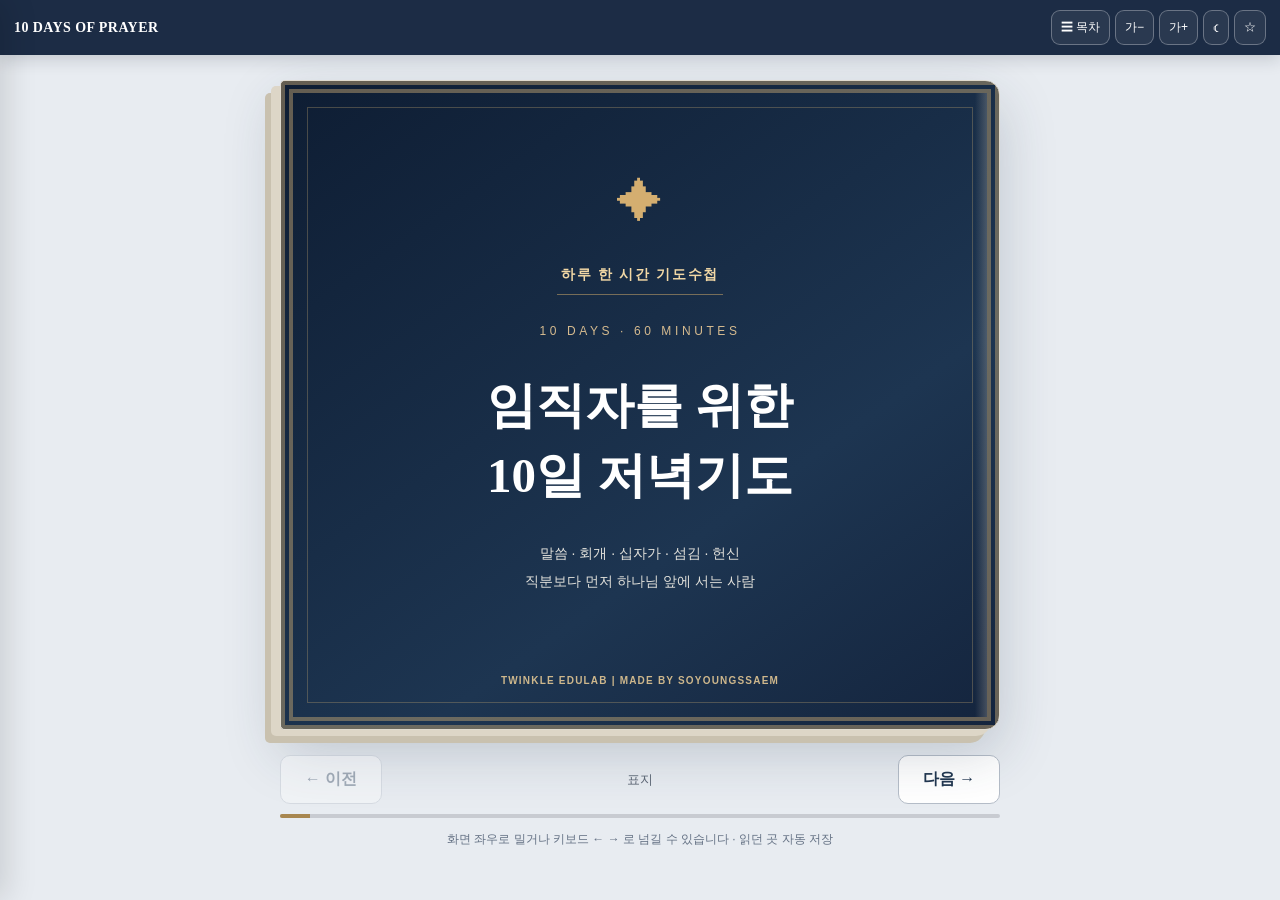
<file: prayer-book-v7/index.html>
<!doctype html><html lang="ko"><head><meta charset="UTF-8"/><meta name="viewport" content="width=device-width,initial-scale=1,viewport-fit=cover"/><meta name="theme-color" content="#14253f"/><title>임직자를 위한 10일 저녁기도</title><meta name="description" content="임직자를 위한 10일 저녁기도. 매일 60분 기도제목을 전자책으로 읽으세요."/><style>
:root{--navy:#14253f;--gold:#cba769;--paper:#fffdf8;--ink:#263447;--muted:#718091;--bg:#e8ecf1;--line:#e4ddcf;--fontScale:1}*{box-sizing:border-box}html,body{margin:0;min-height:100%;font-family:'Noto Sans KR','Apple SD Gothic Neo','Malgun Gothic',sans-serif}body{background:var(--bg);color:var(--ink)}button,input,textarea{font:inherit}button{cursor:pointer}button:focus-visible,a:focus-visible{outline:3px solid var(--gold);outline-offset:3px}.app{min-height:100dvh;display:flex;flex-direction:column}.topbar{position:sticky;top:0;z-index:10;background:#14253ff5;color:#fff;display:flex;align-items:center;justify-content:space-between;gap:9px;padding:10px max(14px,env(safe-area-inset-left));box-shadow:0 3px 18px #101b2930}.brand{font-family:Georgia,serif;font-size:14px;letter-spacing:.03em;font-weight:700;white-space:nowrap}.brand small{display:block;font:10px sans-serif;letter-spacing:.14em;color:#dcc394;margin-top:2px}.tools{display:flex;align-items:center;gap:5px;flex-wrap:wrap;justify-content:end}.tool{border:1px solid #ffffff4d;border-radius:9px;background:#ffffff10;color:#fff;padding:7px 9px;min-height:35px;font-size:12px}.tool:hover{background:#ffffff2b}.shell{max-width:960px;width:100%;margin:25px auto 12px;padding:0 15px;display:flex;flex-direction:column;align-items:center}.book{width:min(100%,720px);min-height: min(72vh,780px);background:var(--paper);border:1px solid #e0dbcf;border-radius:5px 15px 15px 5px;box-shadow:-9px 6px 0 #ddd6c7,-15px 13px 0 #c9c1af,0 22px 55px #23365037;overflow:hidden;position:relative;transform-origin:left center}.book.anim-next{animation:turnNext .3s ease}.book.anim-prev{animation:turnPrev .3s ease}@keyframes turnNext{from{opacity:.55;transform:perspective(1300px) rotateY(-7deg) translateX(10px)}to{opacity:1;transform:none}}@keyframes turnPrev{from{opacity:.55;transform:perspective(1300px) rotateY(7deg) translateX(-10px)}to{opacity:1;transform:none}}.page{min-height:min(72vh,780px);padding:clamp(26px,5vw,58px);position:relative;line-height:1.88;font-size:calc(15px * var(--fontScale));overflow-wrap:anywhere}.book:not(.cover-page) .page{border-left:13px solid #e8e1d5}.page:after{content:'';position:absolute;inset:0 0 0 auto;width:12px;background:linear-gradient(90deg,transparent,#d4ccbd40);pointer-events:none}.cover-page{background:linear-gradient(145deg,#0e1d33,#1d3551 65%,#14243d);color:#fff}.cover-page .page{min-height:min(72vh,780px);display:flex;flex-direction:column;justify-content:center;text-align:center;border:12px double #bda2717d;outline:1px solid #bda27155;outline-offset:-27px;padding:55px 25px}.cover-icon{font-size:46px;color:#d4ae70;margin-bottom:38px}.cover-kicker{letter-spacing:.3em;color:#d6bb8f;font-size:12px}.cover-title{font-family:'Nanum Myeongjo','Batang',serif;font-weight:700;font-size:clamp(30px,6vw,49px);line-height:1.43;margin:28px 0}.cover-sub{font-size:14px;line-height:2;color:#e3e2dc}.cover-author{margin-top:65px;color:#e4c58f;letter-spacing:.14em}.eyebrow{font-size:.76em;letter-spacing:.16em;color:#a08250;font-weight:700;margin-bottom:14px}.day-title{font-family:'Nanum Myeongjo','Batang',serif;font-weight:700;color:#182b48;font-size:1.67em;line-height:1.4;margin:5px 0 9px}.page-sub{color:#8b7051;font-weight:600;margin-bottom:18px}.verse{background:#f7f2e9;border-left:3px solid #c7a46c;padding:12px 15px;margin:18px 0;border-radius:0 8px 8px 0;font-size:.91em}.verse b{display:block;color:#8b6c39}.prayer-intro{font-weight:700;line-height:1.8;color:#213e59;margin:14px 0}.prayer-intro .prayer-label{display:inline-block;color:#a15c22;background:#fff0d8;border:1px solid #ecd0a5;border-radius:5px;padding:1px 8px;margin-right:9px;font-weight:900}.dark .prayer-intro .prayer-label{color:#ffe0a4;background:#5a4029;border-color:#94734d}.slot{margin:20px 0 16px;break-inside:avoid}.slot-head{display:flex;align-items:center;gap:10px;border-bottom:1px solid #e3ded6;padding-bottom:7px;margin-bottom:9px}.slot-time{font-size:.78em;font-weight:800;color:#a27d47;white-space:nowrap}.slot-title{font-weight:800;color:#203750}.slot ul{padding-left:19px;margin:0}.slot li{margin:8px 0;line-height:1.75}.prose{margin:10px 0;line-height:1.95}.reflection{background:#f6f2ea;padding:15px;margin-top:20px;border-radius:9px;border:1px solid #e4d9c4}.reflection textarea{display:block;width:100%;height:100px;border:1px solid #d9cdb8;border-radius:6px;background:white;padding:10px;resize:vertical;margin-top:10px;color:#253346}.author-badge{font-size:.78em;color:#957d58;margin-top:20px}.page-foot{margin-top:30px;text-align:center;font-size:.75em;color:#89919e}.nav{width:min(100%,720px);display:flex;gap:10px;align-items:center;justify-content:space-between;margin:25px 0 10px}.navbutton{border:1px solid #b5bdc8;border-radius:10px;background:#fff;padding:13px 18px;color:#213750;font-weight:700;min-width:102px}.navbutton:disabled{opacity:.35;cursor:default}.pagecount{font-size:13px;color:#5e6876;text-align:center}.progress{width:min(100%,720px);height:4px;background:#c8cbd1;border-radius:4px;overflow:hidden}.progress>div{height:100%;background:#a88750;transition:width .3s}.help{margin:13px auto 28px;font-size:12px;color:#647184;text-align:center}.drawer-backdrop{position:fixed;inset:0;background:#0b152b99;z-index:15;display:none}.drawer-backdrop.open{display:block}.drawer{position:fixed;top:0;bottom:0;left:0;width:min(350px,90vw);background:#faf9f5;z-index:16;transform:translateX(-101%);transition:transform .24s;box-shadow:10px 0 30px #0002;overflow:auto;padding:22px}.drawer.open{transform:none}.drawer h2{font-family:Georgia,'Batang',serif;margin:0 0 7px}.drawer p{font-size:12px;color:#777}.toc-item{width:100%;padding:13px 11px;border:0;border-bottom:1px solid #e2ded6;background:transparent;text-align:left;color:#293c51;display:flex;gap:12px}.toc-item.active{background:#e9e3d5;border-radius:8px}.toc-item span{color:#a47d46;font-weight:800;min-width:39px}.close{float:right;background:none;border:0;font-size:22px;padding:0 8px}.dark{--paper:#1d2938;--ink:#e4e7ed;--bg:#111a27;--line:#38475c}.dark .book{border-color:#364456;box-shadow:-9px 6px 0 #263243,-15px 13px 0 #1b2533,0 22px 55px #0008}.dark .book:not(.cover-page) .page{border-left-color:#354254}.dark .day-title,.dark .slot-title,.dark .prayer-intro{color:#f2e9db}.dark .verse,.dark .reflection{background:#263649;border-color:#506078}.dark .slot-head{border-color:#465466}.dark .page-sub,.dark .eyebrow,.dark .slot-time{color:#dac096}.dark .reflection textarea{background:#182638;color:#fff;border-color:#607087}.dark .page-foot{color:#b3bdc9}.dark .navbutton{background:#26354b;border-color:#637087;color:#fff}.dark .pagecount,.dark .help{color:#a9b3bf}@media(max-width:580px){.topbar{padding:9px 10px}.brand{font-size:11px}.brand small{font-size:9px}.tools{gap:3px}.tool{padding:6px 7px;font-size:11px}.shell{margin:15px auto 0;padding:0 10px}.book,.page{min-height:70dvh}.page{padding:24px 22px;font-size:calc(14px * var(--fontScale))}.book:not(.cover-page) .page{border-left:8px solid #e8e1d5}.cover-page .page{padding:45px 15px}.cover-title{font-size:33px}.nav{margin-top:20px}.navbutton{min-width:auto;padding:12px 15px}}@media print{.topbar,.nav,.progress,.help,.drawer,.drawer-backdrop{display:none!important}.shell{margin:0;padding:0}.book{box-shadow:none;border:0;width:100%;min-height:0}.page{min-height:0!important;padding:15mm!important}.cover-page .page{min-height:260mm!important}body{background:white}.page:after{display:none}}
.scripture-panel{margin:19px 0 23px;padding:16px;border:1px solid #e3d2b0;border-radius:12px;background:#f9f4e9}.scripture-label{font-size:.82em;font-weight:800;color:#866532;margin-bottom:11px}.scripture-entry{display:flex;justify-content:space-between;align-items:center;flex-wrap:wrap;gap:8px;padding:10px 0;border-top:1px solid #e7dbc5}.scripture-entry strong{font-size:.95em}.scripture-entry a{font-size:.82em;padding:7px 10px;border-radius:8px;background:#203e5d;color:#fff;text-decoration:none}.scripture-panel small{display:block;font-size:.73em;color:#776e63;line-height:1.7;margin-top:9px}.dark .scripture-panel{background:#293a4e;border-color:#556580}.dark .scripture-entry{border-color:#4e5c70}.dark .scripture-label{color:#e5c994}.dark .scripture-panel small{color:#c6c6c5}.scripture-summary{margin:4px 0 0;font-size:.85em;line-height:1.65;color:#544e46}.dark .scripture-summary{color:#d2d4dc}
.scripture-entry button{font-size:.82em;padding:9px 11px;border:0;border-radius:8px;background:#203e5d;color:#fff;font-weight:700}
.bible-overlay{position:fixed;inset:0;background:#09111bc9;z-index:35;display:none;justify-content:center;align-items:center;padding:12px}.bible-overlay.open{display:flex}
.bible-modal{background:var(--paper);color:var(--ink);width:min(850px,100%);max-height:94dvh;overflow:auto;border-radius:15px;box-shadow:0 15px 75px #0008;padding:20px}
.bible-head{display:flex;justify-content:space-between;align-items:center;gap:12px}.bible-head h2{font-size:1.25rem;margin:0}.bible-tabs{display:flex;gap:7px;margin:15px 0}.bible-tabs button{border:1px solid #c6b79e;background:#f6eddf;border-radius:9px;padding:9px 12px;color:#25354c;font-weight:700}.bible-tabs button.active{background:#213f5b;color:white}
.bible-frame{width:100%;height:min(58dvh,600px);border:1px solid #d8d0c2;border-radius:9px;background:white}.bible-note{font-size:13px;line-height:1.7;color:var(--muted)}.bible-paste{width:100%;min-height:190px;border:1px solid #bdb4a5;border-radius:8px;padding:13px;background:var(--paper);color:var(--ink);font:inherit;line-height:1.9}.bible-copy{background:#203e5d;color:white;border:0;padding:11px 15px;border-radius:8px;margin-top:8px}.bible-saved{line-height:2.05;white-space:pre-wrap;font-size:calc(16px * var(--fontScale));padding:16px;border-left:3px solid #c9a56e;background:#f6f1e7;color:#223147;border-radius:6px}.dark .bible-saved{background:#2d3b4b;color:#f5f2eb}.dark .bible-tabs button{background:#36465a;color:#fff}

.scripture-reading{padding:14px 0;border-top:1px solid #e3d8c5}.scripture-reading strong{display:block;color:#755528;margin-bottom:8px}.scripture-verse{margin:8px 0;line-height:1.95;font-family:'Nanum Myeongjo','Batang',serif;font-size:1.01em}.verse-number{display:inline-block;font:700 .72em sans-serif;color:#9d7e4d;vertical-align:super;margin-right:7px}.dark .scripture-reading{border-color:#506078}.dark .scripture-reading strong{color:#e6c78e}.dark .scripture-verse{color:#f1ede3}

.cover-tagline{display:inline-block;margin-top:0;padding:6px 16px;border:1px solid #d6bb8f99;border-radius:40px;color:#f2d8a5;font-weight:800;letter-spacing:.08em}.meditation-detail{margin:10px 0 18px;padding:16px 17px;background:#faf6ed;border:1px solid #e9dbc0;border-radius:12px}.meditation-detail h3{font-size:1.03em;color:#745127;margin:0 0 12px}.meditation-detail .med-label{display:block;font-weight:800;color:#9b723e;margin-top:14px}.meditation-detail p{margin:5px 0 10px;line-height:1.9}.meditation-detail ol{padding-left:23px;margin:8px 0}.meditation-detail li{margin:7px 0}.meditation-detail .hymns{background:#fff;border-radius:8px;padding:12px;margin-top:12px}.meditation-detail .prayer-response{font-weight:600;color:#554029}.dark .meditation-detail{background:#273447;border-color:#566173}.dark .meditation-detail h3,.dark .meditation-detail .med-label{color:#f2d094}.dark .meditation-detail .hymns{background:#1c2a38}.dark .meditation-detail .prayer-response{color:#eed7aa}

.cover-brand{position:absolute;bottom:26px;left:12px;right:12px;text-align:center;font-family:Arial,sans-serif;font-size:10px;font-weight:700;letter-spacing:.12em;color:#d8bf90;opacity:.95}.original-lyrics{background:#f2e9d8;border-left:3px solid #ae8648;border-radius:7px;padding:11px 13px;margin:12px 0}.original-lyrics>b{color:#76542b}.original-lyrics p{line-height:2.05;margin:7px 0}.original-lyrics small{color:#776d5f}.dark .original-lyrics{background:#344153;border-color:#d0b37b}.dark .original-lyrics>b{color:#f4d9a4}.dark .original-lyrics small{color:#c6c9cd}

.cover-tagline-under-star{margin:-23px auto 25px;display:inline-block;font-size:14px;letter-spacing:.12em;color:#f2d8a5;font-weight:800;border-bottom:1px solid #cba76988;padding:0 4px 7px}
.toc-page-list{display:grid;grid-template-columns:1fr;gap:7px;margin:23px 0 12px}
.toc-page-link{display:flex;align-items:center;gap:13px;width:100%;padding:11px 14px;text-align:left;border:1px solid #ddd3c3;border-radius:9px;background:#fffaf0;color:#263447;cursor:pointer;line-height:1.45}
.toc-page-link:hover,.toc-page-link:focus-visible{background:#f4ead7;border-color:#b28c55}
.toc-day-number{color:#916c35;min-width:44px;font-weight:800}
.cover-toc-link{margin:27px auto 0;border:1px solid #cba769;border-radius:25px;padding:9px 23px;background:#d6bb8f19;color:#f7e7c6;cursor:pointer;font-weight:700;letter-spacing:.06em}
.cover-toc-link:hover{background:#d6bb8f33}
.dark .toc-page-link{background:#253448;color:#f4e8d8;border-color:#546176}.dark .toc-page-link:hover{background:#344661}.dark .toc-day-number{color:#e5c48c}

/* 표지 상하 시각적 균형 조정: 제목 묶음은 살짝 위로, 브랜드는 하단에 유지 */
.cover-page .page > :not(.cover-brand){position:relative;top:-28px}
@media(max-width:580px){.cover-page .page > :not(.cover-brand){top:-20px}}

/* 묵상 질문마다 개별 답변 칸: 날짜·질문별 자동 저장 */
.meditation-detail .question-text{font-weight:600;margin-bottom:8px}
.meditation-detail .question-answer{display:block;width:100%;min-height:90px;margin:6px 0 19px;padding:12px 13px;border:1px solid #d9c9a9;border-radius:9px;resize:vertical;background:#fffefa;color:#263447;font:inherit;font-size:.95em;line-height:1.75}
.meditation-detail .question-answer:focus{outline:2px solid #bc965a;outline-offset:1px}
.dark .meditation-detail .question-answer{background:#19283a;color:#f4f0e8;border-color:#65738a}
</style><link rel="manifest" href="./manifest.webmanifest?v=7"/><meta name="apple-mobile-web-app-capable" content="yes"/><meta name="apple-mobile-web-app-title" content="10일 저녁기도"/><link rel="icon" href="./icons/app-icon-v7.png" type="image/png"/></head><body><div class="app"><header class="topbar"><div class="brand">10 DAYS OF PRAYER</div><div class="tools"><button class="tool" id="tocBtn" title="목차">☰ 목차</button><button class="tool" id="smaller" title="글자 작게">가−</button><button class="tool" id="larger" title="글자 크게">가+</button><button class="tool" id="themeBtn" title="배경색 변경">☾</button><button class="tool" id="bookmarkBtn" title="책갈피">☆</button></div></header><main class="shell"><article class="book cover-page" id="book" aria-label="임직자를 위한 10일 저녁기도 전자책"><section class="page" id="page" aria-live="polite"></section></article><div class="nav"><button class="navbutton" id="prev">← 이전</button><div class="pagecount" id="counter"></div><button class="navbutton" id="next">다음 →</button></div><div class="progress"><div id="bar"></div></div><p class="help">화면 좌우로 밀거나 키보드 ← → 로 넘길 수 있습니다 · 읽던 곳 자동 저장</p></main></div><div class="drawer-backdrop" id="backdrop"></div><aside class="drawer" id="drawer" aria-label="목차"><button class="close" id="closeDrawer">×</button><h2>목차</h2><p>임직자를 위한 10일 저녁기도</p><div id="toc"></div></aside><script>
const pages=[["10 DAYS  · 60 MINUTES", "임직자를 위한", "10일 저녁기도", "말씀 · 회개 · 십자가 · 섬김 · 헌신", "직분보다 먼저 하나님 앞에 서는 사람", "매일 저녁 1시간  | 임직 준비 공동 기도책"], ["기도책 사용 안내", "임직은 명예가 아니라 그리스도를 따르는 섬김의 약속입니다. 매일 같은 시간에 마음을 모아 60분간 기도합니다.", "기도제목은 문장 그대로 읽어도 좋고, 자신의 삶에 맞게 확장하여 기도해도 좋습니다.", "각 날짜 마지막에는 묵상 질문과 실천 결단을 기록하는 공간이 있습니다. 성경 본문은 개역한글판으로 수록되어 전자책 안에서 읽을 수 있습니다."], ["10 DAYS OF PRAYER                                       DAY 01", "1일차", "하나님 앞에 서는 임직자", "부르심에 대한 감사와 경외", "오늘의 말씀    디모데전서 1:12 · 이사야 6:8", "오늘의 기도     주님, 직분보다 먼저 하나님 앞에 바로 선 예배자가 되게 하소서.", "00-10분 말씀 묵상과 찬양", "오늘의 성경 본문을 함께 읽고, 주제를 자신의 삶에 적용해 묵상하며 찬양합니다.", "10-20분   부르심에 감사", "구원의 은혜를 기억하며, 나를 자녀 삼으신 하나님께 감사하게 하소서.", "신앙의 여정에서 나를 붙드신 주님의 손길을 돌아보게 하소서.", "내 능력이나 연륜 때문이 아니라 오직 은혜로 섬김의 자리에 섰음을 고백하게 하소서.", "20-30분   임직의 참된 의미", "직분을 보상이나 명예로 여기지 않고 거룩한 책임으로 받게 하소서.", "사람의 인정과 칭찬보다 하나님을 경외하는 마음이 앞서게 하소서.", "임직식 하루의 감격에 머물지 않고, 임직 후에도 날마다 맡겨진 사명을 성실히 감당하게 하소서."], ["10 DAYS OF PRAYER                                       DAY 01", "1일차  · 기도 이어가기", "30-40분   하나님의 뜻에 순종", "내 계획과 생각보다 하나님의 뜻을 먼저 묻게 하소서.", "내게 주신 모든 사명 앞에서 기도로 순종하게 하소서.", "사람의 눈에 띄는 자리보다 하나님이 맡기신 자리를 기쁘게 감당하게 하소서.", "40-50분   거룩한 두려움과 겸손", "스스로 신앙이 좋다고 여기는 교만을 버리게 하소서.", "다른 사람의 장점을 인정하고 배우는 마음을 주소서.", "말씀 앞에서 자신을 살피고, 말씀으로 겸손한 사람이 되게 하소서.", "50-60분   첫날의 결단", "주님, 직분을 받기 전에 먼저 제 마음을 온전히 받아 주소서.", "사람의 박수보다 주님의 기쁨을 구하게 하소서.", "처음 부르심의 감사와 떨림을 평생 잃지 않게 하소서.", "오늘의 묵상과 결단", "임직 후 첫 한 달 동안 새롭게 실천할 섬김 한 가지와 시작 날짜는 언제인가?"], ["10 DAYS OF PRAYER                                       DAY 02", "2일차", "철저한 회개와 영적 정결", "숨김없이 자신을 돌아보기", "오늘의 말씀    시편 51:10-12 · 요한일서 1:9", "오늘의 기도     하나님, 남의 허물보다 먼저 제 죄를 보게 하소서.", "00-10분 말씀 묵상과 찬양", "오늘의 성경 본문을 함께 읽고, 주제를 자신의 삶에 적용해 묵상하며 찬양합니다.", "10-20분   마음의 죄를 회개", "감추어진 교만과 욕심과 인정받고 싶은 마음을 드러내 주소서.", "시기와 질투, 미움과 원망을 정직하게 회개하게 하소서.", "나의 허물은 작게 보고 남에게는 엄격했던 태도를 용서하소서.", "20-30분   말과 행동을 회개", "무심한 말로 상처를 주고 확인하지 않은 말을 옮긴 죄를 용서하소서.", "사랑을 말하면서 행동으로는 외면했던 일을 회개합니다.", "책임을 회피하거나 약속을 가볍게 여긴 모습을 고치게 하소서."], ["10 DAYS OF PRAYER                                       DAY 02", "2일차  · 기도 이어가기", "30-40분   형식적인 신앙을 회개", "예배하면서 하나님보다 다른 생각에 마음을 빼앗긴 일을 용서하소서.", "봉사와 직분에 익숙해져 십자가의 은혜를 잊은 모습을 회개합니다.", "말씀을 자신이 아닌 다른 사람에게만 적용한 일을 용서하소서.", "40-50분   관계 속 잘못을 회개", "사과와 화해를 미루며 관계의 상처를 방치하지 않게 하소서.", "갈등 속에서 내 주장만 옳다고 고집한 일을 돌아보게 하소서.", "소외된 성도를 외면하거나 판단한 모습을 회개합니다.", "50-60분   회개에 합당한 열매", "눈물과 말뿐인 회개를 넘어 행동이 바뀌게 하소서.", "잘못한 일은 사과하고 바로잡을 용기를 주소서.", "매일 성령의 빛 아래 자신을 살피는 임직자가 되게 하소서.", "오늘의 묵상과 결단", "회개의 열매를 맺기 위해 오늘부터 멈추거나 바꿀 말과 행동은 무엇인가?"], ["10 DAYS OF PRAYER                                       DAY 03", "3일차", "십자가와 복음의 능력", "예수 그리스도만 자랑하기", "오늘의 말씀    고린도전서 2:2 · 갈라디아서 2:20", "오늘의 기도     주님, 직분보다 십자가를 자랑하는 일꾼이 되게 하소서.", "00-10분 말씀 묵상과 찬양", "오늘의 성경 본문을 함께 읽고, 주제를 자신의 삶에 적용해 묵상하며 찬양합니다.", "10-20분   구원의 은혜", "그리스도의 대속의 사랑이 익숙하고 당연한 일이 되지 않게 하소서.", "처음 복음을 들었을 때의 감격을 새롭게 하소서.", "내 공로 아닌 은혜로 구원받았음을 깊이 고백하게 하소서.", "20-30분   십자가의 정신", "나를 높이기보다 자신을 낮추신 예수님을 본받게 하소서.", "내 권리보다 성도의 유익을 먼저 생각하게 하소서.", "억울함 속에서도 보복이 아닌 진실과 사랑으로 반응하게 하소서."], ["10 DAYS OF PRAYER                                       DAY 03", "3일차  · 기도 이어가기", "30-40분   복음 중심의 교회", "행사와 실적보다 복음이 교회의 중심이 되게 하소서.", "예배와 사역에서 죄 사함과 구원의 기쁜 소식이 분명히 드러나게 하소서.", "형식적인 의무보다 살아 계신 하나님과의 관계를 누리게 하소서.", "40-50분   복음을 전하는 삶", "가족과 이웃에게 예수님의 사랑을 전할 담대함을 주소서.", "숫자보다 한 영혼의 존귀함을 먼저 생각하게 하소서.", "정직과 섬김과 희생으로 복음을 증언하게 하소서.", "50-60분   십자가 앞 결단", "내 이름이 드러나지 않아도 복음이 전해진다면 기뻐하게 하소서.", "교회의 머리 되신 예수님보다 앞서지 않게 하소서.", "십자가의 사랑으로 평생 교회를 섬기게 하소서.", "오늘의 묵상과 결단", "앞으로 중요한 선택을 할 때 십자가의 정신을 적용할 구체적인 기준은 무엇인가?"], ["10 DAYS OF PRAYER                                       DAY 04", "4일차", "겸손과 섬김의 리더십", "낮은 자리에서 먼저 섬기기", "오늘의 말씀    마가복음 10:43-45 · 요한복음 13:14-15", "오늘의 기도     주님, 높아지는 직분자가 아니라 낮아지는 종이 되게 하소서.", "00-10분 말씀 묵상과 찬양", "오늘의 성경 본문을 함께 읽고, 주제를 자신의 삶에 적용해 묵상하며 찬양합니다.", "10-20분   섬기는 마음", "대접받기를 기대하는 마음을 내려놓게 하소서.", "보이지 않는 일도 기쁨으로 감당하게 하소서.", "지시하기 전에 먼저 손을 내밀고 함께 일하게 하소서.", "20-30분   특권의식을 내려놓기", "직분을 내세워 더 많은 권리를 요구하지 않게 하소서.", "나이와 연륜을 앞세워 남을 억누르지 않게 하소서.", "젊은 세대의 의견과 나를 향한 정직한 지적을 귀담아듣게 하소서."], ["10 DAYS OF PRAYER                                       DAY 04", "4일차  · 기도 이어가기", "30-40분   책임지는 리더십", "문제 앞에서 남 탓보다 내 책임부터 돌아보게 하소서.", "작은 약속에도 성실하고 맡겨진 일을 끝까지 감당하게 하소서.", "공로는 동역자에게 돌리고 어려운 책임은 나누어 지게 하소서.", "40-50분   실제적인 돌봄", "아픈 성도와 홀로 있는 성도와 어려운 이웃을 돌아보게 하소서.", "상처받고 소외된 사람에게 먼저 다가가게 하소서.", "바쁘다는 핑계로 도움이 필요한 영혼을 놓치지 않게 하소서.", "50-60분   겸손한 종의 결단", "알아주는 사람이 없어도 기쁘게 충성하게 하소서.", "섬김이 희생만으로 소진되지 않도록 지혜와 사랑을 주소서.", "임직 후에 임직 전보다 더욱 온유하고 겸손하게 하소서.", "오늘의 묵상과 결단", "사람들이 알아주지 않아도 한 달 동안 꾸준히 감당할 수 있는 교회의 일은 무엇인가?"], ["10 DAYS OF PRAYER                                       DAY 05", "5일차", "하나됨과 화평", "다름을 넘어 사랑으로 연합하기", "오늘의 말씀    에베소서 4:2-3 · 빌립보서 2:3-4", "오늘의 기도     주님, 내 뜻보다 교회의 화평을 먼저 구하게 하소서.", "00-10분 말씀 묵상과 찬양", "오늘의 성경 본문을 함께 읽고, 주제를 자신의 삶에 적용해 묵상하며 찬양합니다.", "10-20분   동역자를 사랑", "함께 임직하는 모두를 하나님께서 세우신 동역자로 존중하게 하소서.", "성격과 의견의 차이를 인정하며 서로의 장점을 세워 주게 하소서.", "경쟁과 비교 대신 진실한 격려를 나누게 하소서.", "20-30분   고집을 내려놓기", "작은 취향 때문에 더 중요한 사랑과 연합을 잃지 않게 하소서.", "내 생각만 옳다고 여기지 않고 충분히 듣게 하소서.", "양보할 일에는 기꺼이 양보하고 진리의 문제에는 온유하게 서게 하소서."], ["10 DAYS OF PRAYER                                       DAY 05", "5일차  · 기도 이어가기", "30-40분   갈등을 풀어가기", "감정적인 말과 공개적 비난으로 상처를 키우지 않게 하소서.", "오해가 있다면 당사자와 직접 대화하며 사실을 확인하게 하소서.", "잘못을 인정하고 먼저 사과할 용기를 주소서.", "40-50분   교회의 관계를 회복", "사역과 부서 사이에 편 가르기와 경쟁이 사라지게 하소서.", "오래된 오해와 상처를 회복시켜 주소서.", "어려움을 안전하게 나누고 서로를 신뢰하는 교회가 되게 하소서.", "50-60분   화평의 사람으로 결단", "갈등을 부추기기보다 진실하고 공정하게 해결하게 하소서.", "이기고 지는 것보다 공동체의 유익을 먼저 구하게 하소서.", "동역자들을 위해 평생 중보하는 사람이 되게 하소서.", "오늘의 묵상과 결단", "다음에 의견이 충돌할 때 내가 먼저 실천할 대화의 원칙은 무엇인가?"], ["10 DAYS OF PRAYER                                       DAY 06", "6일차", "말씀과 기도로 충만한 임직자", "하나님과의 관계를 최우선으로", "오늘의 말씀    요한복음 15:5 · 시편 119:105", "오늘의 기도     주님, 사람 앞에서 분주한 일꾼보다 주님 앞에 머무는 기도자가 되게 하소서.", "00-10분 말씀 묵상과 찬양", "오늘의 성경 본문을 함께 읽고, 주제를 자신의 삶에 적용해 묵상하며 찬양합니다.", "10-20분   말씀을 사랑", "말씀을 의무가 아닌 생명의 양식으로 사모하게 하소서.", "성경 지식을 쌓는 데서 멈추지 않고 삶에 순종하게 하소서.", "말씀을 내 주장과 편견을 정당화하는 도구로 삼지 않게 하소서.", "20-30분   기도생활을 회복", "바쁘다는 핑계로 기도를 밀어놓지 않게 하소서.", "문제 앞에서 사람의 힘만 의지하지 않고 먼저 주님께 나아가게 하소서.", "응답이 더디더라도 낙심하지 않고 신실하게 기도하게 하소서."], ["10 DAYS OF PRAYER                                       DAY 06", "6일차  · 기도 이어가기", "30-40분   성령의 인도", "경험과 판단을 절대화하지 않게 하소서.", "말씀과 기도와 지혜로운 권면을 통해 분별하게 하소서.", "분노와 두려움 대신 성령의 열매를 맺게 하소서.", "40-50분   영적 분별력", "겉으로 좋아 보이는 일도 주님의 뜻에 합당한지 살피게 하소서.", "소문과 감정에 휩쓸리지 않고 사실을 확인하게 하소서.", "중요한 결정 앞에서 충분히 기도하고 의논하게 하소서.", "50-60분   경건의 습관", "임직 후에도 날마다 기도 시간을 구별하게 하소서.", "말씀 없이 봉사만 하는 일꾼이 되지 않게 하소서.", "예수님 안에 거하며 오래도록 아름다운 열매를 맺게 하소서.", "오늘의 묵상과 결단", "말씀을 읽은 뒤 깨달음을 기록하고 실천을 점검할 방법은 무엇인가?"], ["10 DAYS OF PRAYER                                       DAY 07", "7일차", "가정과 일상에서 본이 되는 삶", "교회 안팎에서 일치된 믿음", "오늘의 말씀    디모데전서 3:4-5 · 골로새서 3:17", "오늘의 기도     주님, 교회에서의 모습과 가정에서의 모습이 다르지 않게 하소서.", "00-10분 말씀 묵상과 찬양", "오늘의 성경 본문을 함께 읽고, 주제를 자신의 삶에 적용해 묵상하며 찬양합니다.", "10-20분   가족을 사랑", "배우자를 존중하고 사랑과 배려를 실천하게 하소서.", "교회 봉사를 이유로 가족의 정당한 필요를 방치하지 않게 하소서.", "가정에서 거친 말과 권위적인 태도로 상처 주지 않게 하소서.", "20-30분   자녀와 다음 세대", "신앙을 강요하기보다 삶으로 믿음의 본을 보이게 하소서.", "자녀의 고민을 판단하기 전에 귀 기울이게 하소서.", "다음 세대가 복음 안에서 자라도록 따뜻하게 지원하게 하소서."], ["10 DAYS OF PRAYER                                       DAY 07", "7일차  · 기도 이어가기", "30-40분   직장과 사회에서", "직장과 생업에서 정직하고 성실하게 행동하게 하소서.", "거짓과 부당한 이익을 멀리하고 이웃에게 친절하게 하소서.", "불의 앞에서 침묵하지 않고 공의와 사랑을 실천하게 하소서.", "40-50분   물질과 시간의 청지기", "맡겨 주신 물질을 탐욕 없이 바르게 관리하게 하소서.", "헌금과 봉사를 과시하거나 남을 평가하는 기준으로 삼지 않게 하소서.", "건강과 시간을 지혜롭게 돌보며 지속적으로 섬기게 하소서.", "50-60분   삶 전체의 예배", "교회 안에서만 거룩한 모습에 머무르지 않게 하소서.", "가장 가까운 가족에게 먼저 인내와 사랑을 실천하게 하소서.", "나의 일상 전체가 하나님께 드리는 예배가 되게 하소서.", "오늘의 묵상과 결단", "이번 주 가족에게 사랑과 감사를 구체적인 행동으로 표현할 방법은 무엇인가?"], ["10 DAYS OF PRAYER                                       DAY 08", "8일차", "목회자와 교회를 위한 중보", "복음 중심의 건강한 공동체", "오늘의 말씀    에베소서 4:11-13 · 사도행전 20:28", "오늘의 기도     주님, 우리 교회가 말씀과 사랑으로 굳게 세워지게 하소서.", "00-10분 말씀 묵상과 찬양", "오늘의 성경 본문을 함께 읽고, 주제를 자신의 삶에 적용해 묵상하며 찬양합니다.", "10-20분   담임목회자를 위하여", "목사님께서 십자가의 복음을 깊이 묵상하고 충실히 선포하게 하소서.", "성도들의 삶과 형편을 살피는 목양의 사랑을 주소서.", "정직한 권면을 겸손하게 듣고 영육의 건강을 지키게 하소서.", "20-30분   부교역자와 사역자", "부목사님과 전도사님들에게 말씀의 능력과 지혜를 주소서.", "목회자와 사역자들이 서로 존중하며 건강하게 협력하게 하소서.", "봉사자들이 존중받으며 지치지 않고 기쁨으로 섬기게 하소서."], ["10 DAYS OF PRAYER                                       DAY 08", "8일차  · 기도 이어가기", "30-40분   교회의 리더십", "직분자들이 역할과 책임을 분명히 알고 충성하게 하소서.", "중요한 결정이 공정하고 투명하게 이루어지게 하소서.", "건설적인 질문과 권면을 존중하고 진실을 따르는 교회가 되게 하소서.", "40-50분   성도를 위한 중보", "상처와 시험 가운데 있는 성도들을 위로하고 회복시켜 주소서.", "병든 이들과 경제적으로 어려운 가정을 돌보아 주소서.", "새가족과 예배에서 멀어진 성도들을 사랑으로 찾아가게 하소서.", "50-60분   교회의 본질 회복", "행사 규모보다 말씀과 영혼의 성장을 소중히 여기게 하소서.", "진리와 사랑을 함께 붙드는 공동체가 되게 하소서.", "문제를 덮거나 비판만 하지 않고 책임 있게 교회를 세우게 하소서.", "오늘의 묵상과 결단", "이번 달 우리 교회를 위해 지속적으로 중보할 기도제목 세 가지는 무엇인가?"], ["10 DAYS OF PRAYER                                       DAY 09", "9일차", "충성과 헌신, 맡겨진 사명", "어려움 속에서도 신실하기", "오늘의 말씀    고린도전서 4:2 · 베드로전서 4:10", "오늘의 기도     주님, 처음의 열심을 잃지 않고 끝까지 충성하게 하소서.", "00-10분 말씀 묵상과 찬양", "오늘의 성경 본문을 함께 읽고, 주제를 자신의 삶에 적용해 묵상하며 찬양합니다.", "10-20분   맡겨진 일을 성실히", "직분의 역할과 책임을 정확하게 배우고 실천하게 하소서.", "작은 약속과 보이지 않는 업무에도 충실하게 하소서.", "시간이 지나도 나태해지지 않고 기쁨으로 섬기게 하소서.", "20-30분   어려움 가운데 믿음", "오해와 고난을 만날 때 믿음을 잃지 않게 하소서.", "칭찬받지 못해도 사명을 쉽게 포기하지 않게 하소서.", "지칠 때에는 회복할 지혜와 동역자의 도움을 구하게 하소서."], ["10 DAYS OF PRAYER                                       DAY 09", "9일차  · 기도 이어가기", "30-40분   정직하고 책임 있게", "교회 재정과 물품을 투명하고 정직하게 관리하게 하소서.", "직분을 사적인 영향력이나 이익의 수단으로 삼지 않게 하소서.", "실수를 감추지 않고 인정하며 바로잡게 하소서.", "40-50분   교회의 미래를 위하여", "교회학교 교사와 다음 세대에 지혜와 사랑을 주소서.", "청년들이 교회에서 존중받으며 믿음의 사명을 발견하게 하소서.", "우리 교회가 지역 이웃을 섬기고 복음을 전하게 하소서.", "50-60분   끝까지 충성", "나이와 환경이 달라져도 사명을 소중히 여기게 하소서.", "직분을 내려놓을 때에도 감사와 겸손을 잃지 않게 하소서.", "주님 앞에 서는 마지막 날까지 믿음의 길을 걷게 하소서.", "오늘의 묵상과 결단", "맡겨진 사역을 성실히 이어 가기 위해 만들 점검 습관은 무엇인가?"], ["10 DAYS OF PRAYER                                       DAY 10", "10일차", "임직의 서약과 평생의 헌신", "오늘의 결단을 평생의 순종으로", "오늘의 말씀    로마서 12:1-2 · 고린도전서 15:58", "오늘의 기도     주님, 임직식의 감격이 평생의 순종으로 이어지게 하소서.", "00-10분 말씀 묵상과 찬양", "오늘의 성경 본문을 함께 읽고, 주제를 자신의 삶에 적용해 묵상하며 찬양합니다.", "10-20분   은혜에 대한 감사", "지금까지 인도하신 하나님의 은혜를 찬양합니다.", "나를 위해 기도하고 도운 가족과 성도들에게 감사하게 하소서.", "실패와 연약함 속에서도 붙드신 은혜를 잊지 않게 하소서.", "20-30분   평생의 신앙적 결단", "어떤 직분을 맡더라도 그리스도의 종임을 잊지 않게 하소서.", "직분의 명예보다 하나님의 진리와 영광을 먼저 구하게 하소서.", "믿음과 행실이 일치하는 삶을 살게 하소서."], ["10 DAYS OF PRAYER                                       DAY 10", "10일차  · 기도 이어가기", "30-40분   임직 동역자를 축복", "동역자 모두의 가정과 생업과 건강을 지켜 주소서.", "경쟁하지 않고 서로 도우며 세워 주게 하소서.", "허물을 정죄하기보다 회복을 돕고 오래도록 중보하게 하소서.", "40-50분   임직식과 이후의 사역", "임직의 모든 순서에서 하나님만 영광받게 하소서.", "준비 과정의 갈등과 상처를 사랑과 대화로 풀어 가게 하소서.", "형식보다 진실한 헌신이 중심이 되게 하소서.", "50-60분   평생의 헌신", "제 시간과 재능과 물질과 삶을 주님께 드립니다.", "판단보다 이해를, 비난보다 기도를, 말보다 섬김을 선택하게 하소서.", "제가 드러나지 않고 예수 그리스도만 드러나게 하소서.", "오늘의 묵상과 결단", "임직 후 세 달이 지났을 때 나의 변화를 돌아볼 구체적인 기준은 무엇인가?"], ["공동 헌신기도", "열흘의 마지막, 한마음으로 드리는 기도", "거룩하신 하나님 아버지, 부족하고 연약한 저희를 구원하시고 주님의 교회를 섬기는", "자리로 불러 주심에 감사드립니다.", "직분을 자랑하지 않고 맡기신 하나님을 높이게 하옵소서. 사람의 인정이 아니라 주님의", "기쁨을 구하며, 높은 자리보다 낮은 자리에서 섬기게 하옵소서.", "저희 안의 교만과 고집과 미움을 용서하시고 십자가의 은혜로 새롭게 하옵소서. 말씀과", "기도 안에 거하며, 말과 행동이 일치하게 하옵소서.", "동역자를 존중하고 갈등 속에서도 진실과 사랑으로 화평을 이루게 하옵소서.", "목회자들에게 말씀의 능력과 목양의 사랑을 주시고 성도들을 돌보는 건강한 교회가 되게", "하옵소서.", "아픈 자, 외로운 자, 상처받은 자를 먼저 돌아보게 하시고, 가정과 일터에서도 그리스도를", "닮아 가게 하옵소서.", "임직식 하루의 감격이 평생의 충성으로 이어지게 하옵소서. 저희가 드러나지 않고 예수", "그리스도만 드러나게 하옵소서.", "우리의 구원자이시며 교회의 머리 되시는 예수 그리스도의 이름으로 기도드립니다. 아멘."], ["임직은 하루의 행사가 아니라", "평생의 순종입니다.", "“맡은 자들에게 구할 것은 충성이니라”", "고린도전서 4:2", "말씀 앞에 바로 서고", "사람을 사랑하며", "그리스도를 닮아 가는 임직자"]];

const scriptureSummaries=[['하나님이 맡기신 직분에 감사하며 그분의 부르심에 응답합니다.','하나님의 부르심 앞에 자원하는 마음으로 응답합니다.'],['하나님께 깨끗한 마음과 새 영을 구합니다.','죄를 고백하는 사람에게 주시는 용서와 깨끗하게 하심을 묵상합니다.'],['사역의 중심에 십자가의 예수 그리스도를 둡니다.','내 안에 사시는 그리스도를 의지하여 살아갑니다.'],['큰 사람이 되려면 다른 사람을 섬기는 종이 되어야 합니다.','예수님처럼 서로의 발을 씻기는 마음으로 섬깁니다.'],['겸손과 사랑으로 성령 안에서 하나됨을 지킵니다.','다툼과 허영 대신 남을 귀하게 여기고 돌봅니다.'],['예수님 안에 거할 때 삶의 열매를 맺습니다.','하나님의 말씀을 발걸음의 등불로 삼습니다.'],['가정을 돌보는 태도 역시 교회 섬김의 중요한 기초입니다.','말과 행동을 예수님의 이름으로 행하며 감사드립니다.'],['교회의 여러 일꾼은 성도를 세우고 그리스도의 몸을 성장시킵니다.','하나님이 맡기신 양 떼를 삼가 돌보는 책임을 기억합니다.'],['맡겨진 일을 신실하게 감당합니다.','받은 은사로 서로 봉사하는 청지기로 살아갑니다.'],['자기 삶을 하나님께 드리고 마음을 새롭게 하여 뜻을 분별합니다.','주님 안에서 흔들리지 않고 선한 일에 힘씁니다.']];
const scriptureReferences=[
  ['디모데전서 1:12','이사야 6:8'],
  ['시편 51:10–12','요한일서 1:9'],
  ['고린도전서 2:2','갈라디아서 2:20'],
  ['마가복음 10:43–45','요한복음 13:14–15'],
  ['에베소서 4:2–3','빌립보서 2:3–4'],
  ['요한복음 15:5','시편 119:105'],
  ['디모데전서 3:4–5','골로새서 3:17'],
  ['에베소서 4:11–13','사도행전 20:28'],
  ['고린도전서 4:2','베드로전서 4:10'],
  ['로마서 12:1–2','고린도전서 15:58']
];
const publicDomainVerses=[[["나를 능하게 하신 그리스도 예수 우리 주께 내가 감사함은 나를 충성되이 여겨 내게 직분을 맡기심이니"], ["내가 또 주의 목소리를 들은즉 이르시되 내가 누구를 보내며 누가 우리를 위하여 갈꼬 그 때에 내가 가로되 내가 여기 있나이다 나를 보내소서"]], [["하나님이여 내 속에 정한 마음을 창조하시고 내 안에 정직한 영을 새롭게 하소서", "나를 주 앞에서 쫓아내지 마시며 주의 성신을 내게서 거두지 마소서", "주의 구원의 즐거움을 내게 회복시키시고 자원하는 심령을 주사 나를 붙드소서"], ["만일 우리가 우리 죄를 자백하면 저는 미쁘시고 의로우사 우리 죄를 사하시며 모든 불의에서 우리를 깨끗케 하실 것이요"]], [["내가 너희 중에서 예수 그리스도와 그의 십자가에 못 박히신 것 외에는 아무 것도 알지 아니하기로 작정하였음이라"], ["내가 그리스도와 함께 십자가에 못 박혔나니 그런즉 이제는 내가 산 것이 아니요 오직 내 안에 그리스도께서 사신 것이라 이제 내가 육체 가운데 사는 것은 나를 사랑하사 나를 위하여 자기 몸을 버리신 하나님의 아들을 믿는 믿음 안에서 사는 것이라"]], [["너희 중에는 그렇지 아니하니 너희 중에 누구든지 크고자 하는 자는 너희를 섬기는 자가 되고", "너희 중에 누구든지 으뜸이 되고자 하는 자는 모든 사람의 종이 되어야 하리라", "인자의 온 것은 섬김을 받으려 함이 아니라 도리어 섬기려 하고 자기 목숨을 많은 사람의 대속물로 주려 함이니라"], ["내가 주와 또는 선생이 되어 너희 발을 씻겼으니 너희도 서로 발을 씻기는 것이 옳으니라", "내가 너희에게 행한 것 같이 너희도 행하게 하려 하여 본을 보였노라"]], [["모든 겸손과 온유로 하고 오래 참음으로 사랑 가운데서 서로 용납하고", "평안의 매는 줄로 성령의 하나 되게 하신 것을 힘써 지키라"], ["아무 일에든지 다툼이나 허영으로 하지 말고 오직 겸손한 마음으로 각각 자기보다 남을 낫게 여기고", "각각 자기 일을 돌아볼 뿐더러 또한 각각 다른 사람들의 일을 돌아보아 나의 기쁨을 충만케 하라"]], [["나는 포도나무요 너희는 가지니 저가 내 안에, 내가 저 안에 있으면 이 사람은 과실을 많이 맺나니 나를 떠나서는 너희가 아무 것도 할 수 없음이라"], ["주의 말씀은 내 발에 등이요 내 길에 빛이니이다"]], [["자기 집을 잘 다스려 자녀들로 모든 단정함으로 복종케 하는 자라야 할지며", "(사람이 자기 집을 다스릴 줄 알지 못하면 어찌 하나님의 교회를 돌아보리요)"], ["또 무엇을 하든지 말에나 일에나 다 주 예수의 이름으로 하고 그를 힘입어 하나님 아버지께 감사하라"]], [["그가 혹은 사도로, 혹은 선지자로, 혹은 복음 전하는 자로, 혹은 목사와 교사로 주셨으니", "이는 성도를 온전케 하며 봉사의 일을 하게 하며 그리스도의 몸을 세우려 하심이라", "우리가 다 하나님의 아들을 믿는 것과 아는 일에 하나가 되어 온전한 사람을 이루어 그리스도의 장성한 분량이 충만한 데까지 이르리니"], ["너희는 자기를 위하여 또는 온 양떼를 위하여 삼가라 성령이 저들 가운데 너희로 감독자를 삼고 하나님이 자기 피로 사신 교회를 치게 하셨느니라"]], [["그리고 맡은 자들에게 구할 것은 충성이니라"], ["각각 은사를 받은 대로 하나님의 각양 은혜를 맡은 선한 청지기 같이 서로 봉사하라"]], [["그러므로 형제들아 내가 하나님의 모든 자비하심으로 너희를 권하노니 너희 몸을 하나님이 기뻐하시는 거룩한 산 제사로 드리라 이는 너희의 드릴 영적 예배니라", "너희는 이 세대를 본받지 말고 오직 마음을 새롭게 함으로 변화를 받아 하나님의 선하시고 기뻐하시고 온전하신 뜻이 무엇인지 분별하도록 하라"], ["그러므로 내 사랑하는 형제들아 견고하며 흔들리지 말며 항상 주의 일에 더욱 힘쓰는 자들이 되라 이는 너희 수고가 주 안에서 헛되지 않은 줄을 앎이니라"]]];
function scripturePanel(day){
  const refs=scriptureReferences[day-1];
  return '<section class="scripture-panel" aria-label="오늘의 개역한글 성경 본문">'
    + '<div class="scripture-label">📖 오늘의 성경 말씀 · 개역한글판 (1961)</div>'
    + refs.map((r,i)=>'<div class="scripture-reading"><strong>'+escapeHtml(r)+'</strong>'
      + publicDomainVerses[day-1][i].map((v,j)=>'<p class="scripture-verse"><span class="verse-number">'+String(([[12,8],[10,9],[2,20],[43,14],[2,3],[5,105],[4,17],[11,28],[2,10],[1,58]][day-1][i]+j))+'</span>'+escapeHtml(v)+'</p>').join('')
      + '</div>').join('')
    + '<small>성경전서 개역한글판(1961), 대한성서공회 · 저작재산권 보호기간 만료. 인터넷 없이도 읽을 수 있습니다.</small></section>';
}

const chapters=[['표지',0],['기도책 사용 안내',1],['1일차 · 하나님 앞에 서는 임직자',2],['2일차 · 철저한 회개와 영적 정결',4],['3일차 · 십자가와 복음의 능력',6],['4일차 · 겸손과 섬김의 리더십',8],['5일차 · 임직자들의 하나됨과 화평',10],['6일차 · 말씀과 기도로 충만한 임직자',12],['7일차 · 가정과 일상에서 본이 되는 삶',14],['8일차 · 목회자와 교회를 위한 중보',16],['9일차 · 충성과 헌신',18],['10일차 · 서약과 평생의 헌신',20],['공동 헌신기도',22],['마치는 글',23]];
let index=Math.max(0,Math.min(23,Number(localStorage.getItem('stella_prayer_page')||0))), scale=Math.max(.8,Math.min(1.5,Number(localStorage.getItem('stella_prayer_size')||1))), dark=localStorage.getItem('stella_prayer_dark')==='1',bookmarks=JSON.parse(localStorage.getItem('stella_prayer_bookmarks')||'[]');
const $=id=>document.getElementById(id);const escapeHtml=s=>String(s).replace(/[&<>"']/g,c=>({'&':'&amp;','<':'&lt;','>':'&gt;','"':'&quot;',"'":'&#39;'}[c]));
const originalSongLyrics=["은혜로 나를 부르신 주 / 빈손으로 주 앞에 섭니다 / 작은 나의 걸음 받아 주소서 / 주의 뜻에 순종하리라", "숨은 허물까지 비추시는 주 / 굳은 마음 부드럽게 하소서 / 정직한 영 내 안에 새롭게 하사 / 돌이키는 길 인도하소서", "나를 살리신 십자가 사랑 / 그 은혜가 오늘도 나를 붙드네 / 나의 자랑 모두 내려놓고 / 오직 주의 사랑 전하리", "낮은 자리 찾아오신 주 / 두 손으로 이웃을 품으셨네 / 나도 주의 발자취를 따라서 / 먼저 섬기는 종 되리라", "서로 다른 우리를 부르셔서 / 한 몸 안에 사랑으로 묶으셨네 / 내 고집과 두려움 내려놓고 / 평화의 길 함께 걸으리", "주의 말씀 내 걸음의 빛 / 주와 함께 거할 때 열매 맺네 / 분주한 내 마음 고요히 하사 / 주의 음성 듣게 하소서", "가까운 이에게 먼저 사랑을 / 작은 약속 안에서 신실함을 / 집과 일터 모든 순간마다 / 예수님의 향기 전하리", "주께서 피로 사신 교회 / 한 영혼도 잊지 않으시는 주 / 우리 모두 사랑으로 세워져 / 복음의 빛 비추게 하소서", "보이지 않는 작은 일에도 / 주의 손에 맡겨진 청지기로 / 오늘도 내 자리를 지키며 / 끝까지 충성하게 하소서", "하루의 감격이 평생의 길로 / 처음의 고백이 마지막까지 / 내 삶을 산 제사로 올려 드리며 / 오직 주만 높이리라"];
const dailyMeditations=[{"title":"부르심은 자격이 아니라 은혜입니다","meaning":"바울은 자신이 뛰어나서 직분을 받은 것이 아니라, 예수 그리스도께서 자신을 충성되게 여기시고 직분을 맡겨 주셨다고 고백합니다. 이사야는 하나님의 부르심을 듣고 “나를 보내소서”라고 응답했습니다. 이처럼 임직의 출발점은 개인의 공로나 자격이 아니라 하나님의 은혜이며, 그 은혜에 응답하는 순종입니다.","apply":"지금까지 신앙의 길에서 나를 붙드신 손길을 조용히 떠올려 보십시오. 임직을 인정받는 자리로 여기지는 않았는지 돌아보고, 맡겨진 직분을 하나님께 드리는 응답으로 받아들여 보십시오.","questions":["나는 왜 이 직분을 받으려 하는가?","하나님께 감사해야 할 구체적인 은혜 세 가지는 무엇인가?"],"hymns":["나 같은 죄인 살리신","부름 받아 나선 이 몸"],"response":"주님, 제 자격을 내세우지 않고 은혜에 감사하며 “제가 여기 있습니다”라고 순종하게 하소서.","hymnNumbers":[305,323]},{"title":"회개는 다른 사람이 아니라 나에게서 시작됩니다","meaning":"다윗은 자신의 죄를 숨기거나 남에게 책임을 돌리지 않고 하나님께 정결한 마음과 새로워진 영을 구했습니다. 요한일서는 죄를 자백하는 이에게 주어지는 하나님의 신실한 용서를 선포합니다. 회개는 스스로를 정죄하는 시간이 아니라 은혜 앞에서 진실해지는 시간입니다.","apply":"최근의 말과 행동을 차례로 돌아보십시오. 다른 사람의 잘못을 지적하기 전에 내 교만, 무관심, 상처 주는 말, 하나님께 소홀했던 순간을 구체적으로 인정하고 돌이키십시오.","questions":["내가 합리화하거나 숨긴 잘못은 무엇인가?","사과하거나 바로잡아야 할 관계가 있는가?"],"hymns":["정결하게 하는 샘이","내 주를 가까이 하게 함은"],"response":"하나님, 제 속에 정한 마음을 창조하시고 회개에 합당한 변화가 시작되게 하소서.","hymnNumbers":[264,338]},{"title":"십자가가 모든 섬김의 중심입니다","meaning":"바울은 많은 지식과 능력 가운데서도 예수 그리스도와 그의 십자가를 가장 중요하게 여겼습니다. 갈라디아서의 고백처럼 그리스도인은 자신의 자랑이 아니라 자기를 위해 생명을 내어주신 주님의 사랑으로 살아갑니다.","apply":"내가 교회에서 한 일, 인정받은 일, 인정받지 못해 서운했던 일을 떠올려 보십시오. 십자가 앞에서는 모든 봉사가 은혜에 대한 응답임을 기억하며, 사람의 박수보다 복음의 열매를 구하십시오.","questions":["내가 섬김을 통해 드러내려 한 것은 누구였는가?","십자가의 사랑을 이번 주 누구에게 보여 줄 수 있는가?"],"hymns":["갈보리 산 위에","웬 말인가 날 위하여"],"response":"예수님, 저의 성취가 아니라 십자가의 사랑만 자랑하게 하소서.","hymnNumbers":[150,143]},{"title":"예수님의 리더십은 낮아짐과 섬김입니다","meaning":"예수님은 큰 사람이 되려면 다른 사람을 섬겨야 한다고 가르치셨으며, 몸소 제자들의 발을 씻기심으로 그 가르침을 실천하셨습니다. 주님의 권위는 사람 위에 군림하는 힘이 아니라 사랑으로 자신을 내어주는 섬김으로 드러납니다.","apply":"직분을 맡은 뒤 기대하는 대우나 권한이 있는지 살펴보십시오. 보이지 않는 일, 번거로운 일, 아무도 알아주지 않는 일을 구체적으로 한 가지 선택해 먼저 실천할 마음을 세우십시오.","questions":["나는 섬김을 받는 것과 섬기는 것 중 무엇에 더 익숙한가?","이번 주 내가 먼저 도울 수 있는 사람은 누구인가?"],"hymns":["겸손히 주를 섬길 때","주와 같이 길 가는 것"],"response":"주님, 남에게 명령하기보다 먼저 손을 내미는 종이 되게 하소서.","hymnNumbers":[212,430]},{"title":"연합은 같아지는 것이 아니라 서로 사랑하는 것입니다","meaning":"에베소서는 겸손과 온유, 오래 참음과 사랑으로 성령의 하나 되게 하신 것을 힘써 지키라고 권면합니다. 빌립보서는 다툼과 허영을 버리고 다른 사람의 형편을 돌아보라고 말합니다. 연합은 의견 차이를 없애는 일이 아니라 존중 속에서 함께 진리를 따르는 일입니다.","apply":"최근 의견이 달랐던 사람을 떠올려 보십시오. 내 말만 반복하지 않았는지, 상대의 이유를 충분히 들었는지 돌아보십시오. 진리를 포기하지 않되 말의 태도와 해결 방식에서 화평을 선택하십시오.","questions":["나는 다름을 틀림으로 판단한 적이 있는가?","먼저 찾아가 대화하거나 격려할 동역자는 누구인가?"],"hymns":["사랑하는 주님 앞에","사철에 봄바람 불어 잇고"],"response":"성령님, 저의 고집을 내려놓고 사랑과 진리로 하나 되게 하소서.","hymnNumbers":[220,559]},{"title":"그리스도 안에 거할 때 열매가 맺힙니다","meaning":"예수님은 자신을 포도나무, 제자들을 가지에 비유하시며 주님을 떠나서는 아무것도 할 수 없다고 말씀하십니다. 시편은 주의 말씀이 걸음을 밝히는 등불이라고 고백합니다. 봉사의 분주함이 하나님과의 친밀함을 대신할 수는 없습니다.","apply":"나의 하루에서 말씀과 기도가 차지하는 자리를 정직하게 살펴보십시오. 사역을 잘하려는 노력보다 주님 안에 머무는 시간이 먼저인지 돌아보고, 지속 가능한 경건의 시간을 정하십시오.","questions":["바쁘다는 이유로 미뤄 둔 영적 습관은 무엇인가?","매일 말씀과 기도를 위해 구별할 시간은 언제인가?"],"hymns":["내 기도하는 그 시간","주와 같이 길 가는 것"],"response":"주님, 분주한 일꾼이기 전에 주님 안에 거하는 제자가 되게 하소서.","hymnNumbers":[364,430]},{"title":"가정과 일상은 믿음의 진실함을 드러냅니다","meaning":"디모데전서는 가정을 책임 있게 돌보는 삶을 교회 지도자의 중요한 자질로 제시합니다. 골로새서는 말이나 일이나 무엇을 하든지 주 예수의 이름으로 행하라고 권합니다. 신앙은 예배당 안에만 머무는 모습이 아니라 가장 가까운 사람을 대하는 태도에서 드러납니다.","apply":"가족에게 했던 말과 가정에서의 표정, 직장에서의 정직함을 돌아보십시오. 교회 봉사 때문에 가족의 필요를 외면하지 않았는지 살피고, 먼저 경청하고 감사하는 행동을 선택하십시오.","questions":["가장 가까운 사람은 나의 신앙을 어떻게 느낄까?","가정이나 직장에서 바꾸어야 할 습관 하나는 무엇인가?"],"hymns":["사철에 봄바람 불어 잇고","주와 같이 길 가는 것"],"response":"주님, 교회와 가정과 일상에서 같은 믿음의 모습으로 살아가게 하소서.","hymnNumbers":[559,430]},{"title":"교회는 그리스도의 몸이며 성도는 돌봄의 대상입니다","meaning":"에베소서 4장은 하나님께서 여러 직분을 주신 목적이 성도를 온전하게 하고 그리스도의 몸인 교회를 세우는 데 있다고 말씀합니다. 사도행전 20장은 교회가 하나님께서 피로 사신 소중한 공동체임을 일깨워 줍니다. 그러므로 교회를 섬긴다는 것은 조직의 외형을 키우는 데 그치지 않고, 한 영혼 한 영혼을 사랑으로 돌보는 일입니다.","apply":"우리 교회에서 기쁨으로 봉사하는 이들뿐 아니라 아픈 성도, 소외된 성도, 낙심한 이들을 떠올려 보십시오. 목회자와 직분자를 위해 기도하며 내가 함께 감당할 실제적인 돌봄을 생각하십시오.","questions":["내가 관심을 놓친 성도나 사역자는 누구인가?","교회의 건강을 위해 내가 먼저 실천할 작은 변화는 무엇인가?"],"hymns":["시온성과 같은 교회","교회의 참된 터는"],"response":"주님, 우리 교회가 복음과 사랑으로 한 영혼 한 영혼을 세우게 하소서.","hymnNumbers":[210,600]},{"title":"충성은 작은 책임을 오래 감당하는 것입니다","meaning":"고린도전서는 맡은 자에게 구할 것은 충성이라고 말합니다. 베드로전서는 받은 은사를 하나님의 은혜를 맡은 청지기처럼 서로를 위해 사용하라고 권합니다. 충성은 눈에 띄는 큰일보다 맡겨진 작은 일을 정직하고 지속적으로 감당하는 태도에서 자랍니다.","apply":"내가 맡은 자리에서 미루거나 소홀히 한 일이 있는지 돌아보십시오. 자신의 건강과 가정도 돌보면서 동역자와 책임을 나누고, 오래 지속할 수 있는 신실한 섬김을 계획하십시오.","questions":["오늘 내가 성실하게 감당해야 할 작은 책임은 무엇인가?","칭찬이 없어도 계속할 수 있는 섬김은 무엇인가?"],"hymns":["부름 받아 나선 이 몸","나의 생명 드리니"],"response":"주님, 주목받지 않는 자리에서도 끝까지 신실한 청지기가 되게 하소서.","hymnNumbers":[323,213]},{"title":"임직식의 하루보다 평생의 순종을 선택합니다","meaning":"로마서는 우리의 몸을 하나님께 드리는 살아 있는 제사로 설명하고, 세상의 방식보다 마음의 새로움과 하나님의 뜻을 분별하라고 권합니다. 고린도전서는 주 안에서의 수고가 헛되지 않으니 흔들리지 말고 주의 일에 힘쓰라고 격려합니다.","apply":"지난 아홉 날 동안 하나님께서 깨닫게 하신 것을 한 가지씩 되짚어 보십시오. 임직 후 어떤 모습으로 기억되고 싶은지보다 하나님 앞에서 어떤 사람으로 남고 싶은지를 생각하며 지속할 약속을 적으십시오.","questions":["앞으로도 지키고 싶은 신앙의 결단 세 가지는 무엇인가?","동역자와 교회를 위해 구체적으로 무엇을 실천할 것인가?"],"hymns":["나의 생명 드리니","내 주 되신 주를 참 사랑하고"],"response":"주님, 임직의 감격이 잠깐의 감정에 그치지 않고 평생의 순종이 되게 하소서.","hymnNumbers":[213,315]}];
function joinWrappedProse(items){const result=[];for(const item of items){const s=String(item).trim();if(!s)continue;if(result.length&&!/[.!?。！？]$/.test(result[result.length-1]))result[result.length-1]+=' '+s;else result.push(s)}return result}
function render(){let html='';let l=pages[index];$('book').classList.toggle('cover-page',index===0);document.body.classList.toggle('dark',dark);document.documentElement.style.setProperty('--fontScale',scale);
if(index===0){html='<div class="cover-icon">✦</div><div class="cover-tagline-under-star">하루 한 시간 기도수첩</div><div class="cover-kicker">10 DAYS · 60 MINUTES</div><div class="cover-title">임직자를 위한<br>10일 저녁기도</div><div class="cover-sub">말씀 · 회개 · 십자가 · 섬김 · 헌신<br>직분보다 먼저 하나님 앞에 서는 사람</div><div class="cover-brand">TWINKLE EDULAB | MADE BY SOYOUNGSSAEM</div>'}
else if(index===23){html='<div class="eyebrow">EPILOGUE</div><h1 class="day-title" style="margin:70px 0 35px;text-align:center">하나님께 평생의 순종과 충성,<br>그것이 바로 임직입니다</h1><div class="verse" style="text-align:center">“맡은 자들에게 구할 것은 충성이니라”<br>고린도전서 4:2</div><p style="text-align:center;margin-top:70px;line-height:2.7">말씀 앞에 바로 서고<br>사람을 사랑하며<br>그리스도를 닮아 가는 임직자</p>'}
else if(index===1){html='<div class="eyebrow">HOW TO USE</div><h1 class="day-title">기도책 사용 안내</h1>';let a=joinWrappedProse(l.slice(1).filter(s=>!/^\d\d[-–]\d\d분\b/.test(s)));html+=a.map(x=>'<p class="prose">'+escapeHtml(x)+'</p>').join('');html+='<h2 style="margin:30px 0 5px;color:inherit">목차 · 날짜를 누르면 해당 기도로 이동합니다</h2><div class="toc-page-list">'+chapters.slice(2,12).map(([name,p],i)=>'<button type="button" class="toc-page-link" data-goto="'+p+'"><span class="toc-day-number">'+String(i+1)+'일차</span><span>'+escapeHtml(name.replace(/^\d{1,2}일차 · /,''))+'</span> ❯</button>').join('')+'<button type="button" class="toc-page-link" data-goto="22"><span class="toc-day-number">마침</span><span>공동 헌신기도</span> ❯</button></div>'}
else if(index===22){
  const prayerParagraphs=[
    '거룩하신 하나님 아버지, 부족하고 연약한 저희를 구원하시고 주님의 교회를 섬기는 자리로 불러 주심에 감사드립니다.',
    '직분을 자랑하지 않고 맡기신 하나님을 높이게 하옵소서. 사람의 인정이 아니라 주님의 기쁨을 구하며, 높은 자리보다 낮은 자리에서 섬기게 하옵소서.',
    '저희 안의 교만과 고집과 미움을 용서하시고 십자가의 은혜로 새롭게 하옵소서. 말씀과 기도 안에 거하며, 말과 행동이 일치하게 하옵소서.',
    '동역자를 존중하고 갈등 속에서도 진실과 사랑으로 화평을 이루게 하옵소서.',
    '목회자들에게 말씀의 능력과 목양의 사랑을 주시고 성도들을 돌보는 건강한 교회가 되게 하옵소서.',
    '아픈 자, 외로운 자, 상처받은 자를 먼저 돌아보게 하시고, 가정과 일터에서도 그리스도를 닮아 가게 하옵소서.',
    '임직식 하루의 감격이 평생의 충성으로 이어지게 하옵소서. 저희가 드러나지 않고 예수 그리스도만 드러나게 하옵소서.',
    '우리의 구원자이시며 교회의 머리 되시는 예수 그리스도의 이름으로 기도드립니다. 아멘.'
  ];
  html='<div class="eyebrow">TOGETHER IN PRAYER</div><h1 class="day-title">공동 헌신기도</h1><div class="page-sub">열흘의 마지막, 한마음으로 드리는 기도</div>';
  html+=prayerParagraphs.map(s=>'<p class="prose">'+escapeHtml(s)+'</p>').join('');
}
else{let day=Math.floor((index-2)/2)+1;let first=index%2===0;html='<div class="eyebrow">10 DAYS OF PRAYER · DAY '+String(day).padStart(2,'0')+'</div>';
let body=[...l];if(first){let k=body.findIndex(s=>/^\d{1,2}일차$/.test(s));if(k>=0)body=body.slice(k);let dateLabel=body.shift()||'';let title=body.shift()||'';let sub=body.shift()||'';html+='<div class="page-sub">'+escapeHtml(dateLabel)+'</div><h1 class="day-title">'+escapeHtml(title)+'</h1><div class="page-sub">'+escapeHtml(sub)+'</div>'+scripturePanel(day)}else{let k=body.findIndex(s=>s.includes('기도 이어가기'));if(k>=0)body=body.slice(k+1);html+='<h1 class="day-title">'+String(day)+'일차 · 기도 이어가기</h1>'}
let inList=false, slot=false;for(let i=0;i<body.length;i++){let s=body[i],n=body[i+1]||'';if(s.startsWith('오늘의 기도')){let prayerText=s.replace(/^오늘의 기도\s*/, '').trim();if(!prayerText&&n){prayerText=n;i++}html+='<p class="prayer-intro"><span class="prayer-label">오늘의 기도</span>'+escapeHtml(prayerText)+'</p>';continue}if(s.startsWith('오늘의 말씀')){continue}if(s==='오늘의 말씀'){html+='<div class="verse"><b>오늘의 말씀</b>'+escapeHtml(n)+'</div>';i++;continue}if(s==='오늘의 묵상과 결단'){if(inList){html+='</ul></div>';inList=false}html+='<div class="reflection"><b>✎ 오늘의 묵상과 결단</b><p>'+escapeHtml(n)+'</p><textarea aria-label="오늘의 묵상과 결단 메모" placeholder="내 마음에 남은 말씀과 결단을 적어 보세요" id="note"></textarea><small style="color:#8c806b">이 기기의 브라우저에만 저장됩니다.</small></div>';i++;continue}let time=s.match(/^(\d\d[-–]\d\d분)(?:\s+(.+))?$/);if(time){if(inList){html+='</ul></div>';inList=false}let nextTitle=time[2]||n;if(!time[2])i++;if(first&&time[1].startsWith('00-10')){if(body[i+1]&&body[i+1].startsWith('오늘의 성경 본문'))i++;let m=dailyMeditations[day-1];html+='<section class="slot"><div class="slot-head"><span class="slot-time">00–10분</span><span class="slot-title">말씀 묵상과 찬양</span></div><div class="meditation-detail"><h3>'+escapeHtml(m.title)+'</h3><b class="med-label">말씀 깊이 묵상하기</b><p>'+escapeHtml(m.meaning)+'</p><b class="med-label">나의 삶에 적용하기</b><p>'+escapeHtml(m.apply)+'</p><b class="med-label">마음에 던지는 질문</b><ol>'+m.questions.map((q,i)=>'<li><div class="question-text">'+escapeHtml(q)+'</div><textarea class="question-answer" data-answer-key="prayer_answer_day_'+day+'_question_'+(i+1)+'" aria-label="'+escapeHtml(String(day)+'일차 묵상 질문 '+(i+1)+' 답변')+'" placeholder="이 질문에 대한 나의 생각과 기도를 적어 보세요. (자동 저장)" rows="3"></textarea></li>').join('')+'</ol><div class="hymns"><b class="med-label" style="margin-top:0">관련 찬송 · 찬양</b><p>추천 찬송: <b>새찬송가 '+m.hymnNumbers[0]+'장 · '+escapeHtml(m.hymns[0])+'</b><br>선택 찬송: 새찬송가 '+m.hymnNumbers[1]+'장 · '+escapeHtml(m.hymns[1])+'</p><div class="original-lyrics"><b>함께 고백하는 노래</b><p>'+escapeHtml(originalSongLyrics[day-1]).replaceAll(' / ','<br>')+'</p><small>이 책자를 위해 새롭게 쓴 묵상 고백 가사입니다. 위에 추천한 찬송가의 공식 가사가 아닌, 이 책자를 위해 만든 고백문입니다.</small></div><small>말씀 읽기 3분 → 묵상 3분 → 찬송·고백 3분 → 응답기도 1분 (선택 찬송은 시간에 따라 활용)</small></div><b class="med-label">응답기도</b><p class="prayer-response">'+escapeHtml(m.response)+'</p></div></section>';continue}html+='<div class="slot"><div class="slot-head"><span class="slot-time">'+escapeHtml(time[1])+'</span><span class="slot-title">'+escapeHtml(nextTitle)+'</span></div><ul>';inList=true;continue}if(inList){while(i+1<body.length&&!/[.!?。！？]$/.test(s.trim())&&!/^\d\d[-–]\d\d분/.test(body[i+1])&&!body[i+1].startsWith('오늘의 묵상'))s+=' '+body[++i];html+='<li>'+escapeHtml(s)+'</li>'}else{while(i+1<body.length&&!/[.!?。！？]$/.test(s.trim())&&!/^\d\d[-–]\d\d분/.test(body[i+1])&&!body[i+1].startsWith('오늘의 묵상'))s+=' '+body[++i];html+='<p class="prose">'+escapeHtml(s)+'</p>'}}if(inList)html+='</ul></div>'}
$('page').innerHTML=html;$('page').querySelectorAll('[data-goto]').forEach(btn=>btn.addEventListener('click',()=>go(Number(btn.dataset.goto))));$('counter').textContent=index===0?'표지':(index+1)+' / '+pages.length+'쪽';$('bar').style.width=(index+1)/pages.length*100+'%';$('prev').disabled=index===0;$('next').disabled=index===pages.length-1;$('bookmarkBtn').textContent=bookmarks.includes(index)?'★':'☆';$('bookmarkBtn').title=bookmarks.includes(index)?'책갈피 해제':'책갈피 추가';localStorage.setItem('stella_prayer_page',index);$('page').querySelectorAll('.question-answer').forEach(field=>{const key='stella_'+field.dataset.answerKey;try{field.value=localStorage.getItem(key)||''}catch(e){}field.addEventListener('input',()=>{try{localStorage.setItem(key,field.value)}catch(e){}})});let note=$('note');if(note){let key='stella_prayer_note_'+index;note.value=localStorage.getItem(key)||'';note.addEventListener('input',()=>localStorage.setItem(key,note.value))}renderTOC()}
function go(n){if(n<0||n>=pages.length)return;let direction=n>index?'anim-next':'anim-prev';index=n;$('book').classList.remove('anim-next','anim-prev');void $('book').offsetWidth;$('book').classList.add(direction);render();window.scrollTo({top:0,behavior:'smooth'})}
function renderTOC(){$('toc').innerHTML=chapters.map(([name,p])=>'<button class="toc-item '+(index===p?'active':'')+'" data-p="'+p+'"><span>'+String(p+1).padStart(2,'0')+'</span>'+escapeHtml(name)+(bookmarks.includes(p)?' ★':'')+'</button>').join('')+'<p style="margin-top:24px">★ 표시한 쪽은 책갈피로 저장됩니다.</p>';$('toc').querySelectorAll('[data-p]').forEach(x=>x.onclick=()=>{go(+x.dataset.p);toggleDrawer(false)})}
function toggleDrawer(open){$('drawer').classList.toggle('open',open);$('backdrop').classList.toggle('open',open)}$('tocBtn').onclick=()=>toggleDrawer(true);$('closeDrawer').onclick=()=>toggleDrawer(false);$('backdrop').onclick=()=>toggleDrawer(false);$('prev').onclick=()=>go(index-1);$('next').onclick=()=>go(index+1);$('larger').onclick=()=>{scale=Math.min(1.5,Math.round((scale+.1)*10)/10);localStorage.setItem('stella_prayer_size',scale);render()};$('smaller').onclick=()=>{scale=Math.max(.8,Math.round((scale-.1)*10)/10);localStorage.setItem('stella_prayer_size',scale);render()};$('themeBtn').onclick=()=>{dark=!dark;localStorage.setItem('stella_prayer_dark',dark?'1':'0');render()};$('bookmarkBtn').onclick=()=>{bookmarks=bookmarks.includes(index)?bookmarks.filter(x=>x!==index):[...bookmarks,index];localStorage.setItem('stella_prayer_bookmarks',JSON.stringify(bookmarks));render()};document.addEventListener('keydown',e=>{if(e.target.matches('textarea,input'))return;if(e.key==='ArrowRight')go(index+1);if(e.key==='ArrowLeft')go(index-1);if(e.key==='Escape')toggleDrawer(false)});let sx=0,sy=0;$('book').addEventListener('touchstart',e=>{sx=e.touches[0].clientX;sy=e.touches[0].clientY},{passive:true});$('book').addEventListener('touchend',e=>{let dx=e.changedTouches[0].clientX-sx,dy=e.changedTouches[0].clientY-sy;if(Math.abs(dx)>75&&Math.abs(dx)>Math.abs(dy)*1.5)go(index+(dx<0?1:-1))},{passive:true});render();


if('serviceWorker' in navigator && location.protocol.startsWith('http')){window.addEventListener('load',()=>navigator.serviceWorker.register('./sw.js?v=7').catch(()=>{}))}
</script></body></html>
</file>
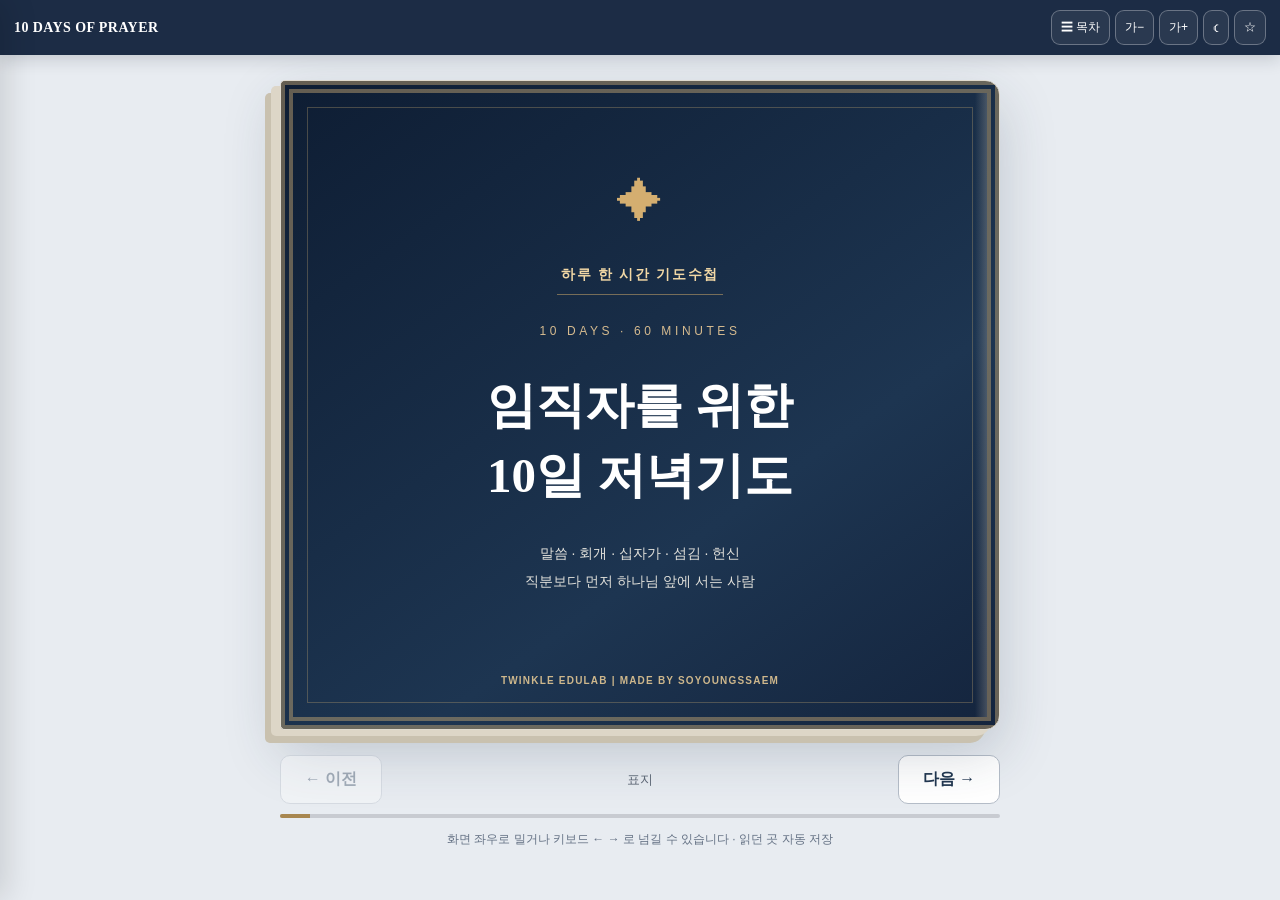
<file: prayer-book/index.html>
<!doctype html><html lang="ko"><head><meta charset="UTF-8"/><meta name="viewport" content="width=device-width,initial-scale=1,viewport-fit=cover"/><meta name="theme-color" content="#14253f"/><title>임직자를 위한 10일 저녁기도</title><meta name="description" content="임직자를 위한 10일 저녁기도. 매일 60분 기도제목을 전자책으로 읽으세요."/><style>
:root{--navy:#14253f;--gold:#cba769;--paper:#fffdf8;--ink:#263447;--muted:#718091;--bg:#e8ecf1;--line:#e4ddcf;--fontScale:1}*{box-sizing:border-box}html,body{margin:0;min-height:100%;font-family:'Noto Sans KR','Apple SD Gothic Neo','Malgun Gothic',sans-serif}body{background:var(--bg);color:var(--ink)}button,input,textarea{font:inherit}button{cursor:pointer}button:focus-visible,a:focus-visible{outline:3px solid var(--gold);outline-offset:3px}.app{min-height:100dvh;display:flex;flex-direction:column}.topbar{position:sticky;top:0;z-index:10;background:#14253ff5;color:#fff;display:flex;align-items:center;justify-content:space-between;gap:9px;padding:10px max(14px,env(safe-area-inset-left));box-shadow:0 3px 18px #101b2930}.brand{font-family:Georgia,serif;font-size:14px;letter-spacing:.03em;font-weight:700;white-space:nowrap}.brand small{display:block;font:10px sans-serif;letter-spacing:.14em;color:#dcc394;margin-top:2px}.tools{display:flex;align-items:center;gap:5px;flex-wrap:wrap;justify-content:end}.tool{border:1px solid #ffffff4d;border-radius:9px;background:#ffffff10;color:#fff;padding:7px 9px;min-height:35px;font-size:12px}.tool:hover{background:#ffffff2b}.shell{max-width:960px;width:100%;margin:25px auto 12px;padding:0 15px;display:flex;flex-direction:column;align-items:center}.book{width:min(100%,720px);min-height: min(72vh,780px);background:var(--paper);border:1px solid #e0dbcf;border-radius:5px 15px 15px 5px;box-shadow:-9px 6px 0 #ddd6c7,-15px 13px 0 #c9c1af,0 22px 55px #23365037;overflow:hidden;position:relative;transform-origin:left center}.book.anim-next{animation:turnNext .3s ease}.book.anim-prev{animation:turnPrev .3s ease}@keyframes turnNext{from{opacity:.55;transform:perspective(1300px) rotateY(-7deg) translateX(10px)}to{opacity:1;transform:none}}@keyframes turnPrev{from{opacity:.55;transform:perspective(1300px) rotateY(7deg) translateX(-10px)}to{opacity:1;transform:none}}.page{min-height:min(72vh,780px);padding:clamp(26px,5vw,58px);position:relative;line-height:1.88;font-size:calc(15px * var(--fontScale));overflow-wrap:anywhere}.book:not(.cover-page) .page{border-left:13px solid #e8e1d5}.page:after{content:'';position:absolute;inset:0 0 0 auto;width:12px;background:linear-gradient(90deg,transparent,#d4ccbd40);pointer-events:none}.cover-page{background:linear-gradient(145deg,#0e1d33,#1d3551 65%,#14243d);color:#fff}.cover-page .page{min-height:min(72vh,780px);display:flex;flex-direction:column;justify-content:center;text-align:center;border:12px double #bda2717d;outline:1px solid #bda27155;outline-offset:-27px;padding:55px 25px}.cover-icon{font-size:46px;color:#d4ae70;margin-bottom:38px}.cover-kicker{letter-spacing:.3em;color:#d6bb8f;font-size:12px}.cover-title{font-family:'Nanum Myeongjo','Batang',serif;font-weight:700;font-size:clamp(30px,6vw,49px);line-height:1.43;margin:28px 0}.cover-sub{font-size:14px;line-height:2;color:#e3e2dc}.cover-author{margin-top:65px;color:#e4c58f;letter-spacing:.14em}.eyebrow{font-size:.76em;letter-spacing:.16em;color:#a08250;font-weight:700;margin-bottom:14px}.day-title{font-family:'Nanum Myeongjo','Batang',serif;font-weight:700;color:#182b48;font-size:1.67em;line-height:1.4;margin:5px 0 9px}.page-sub{color:#8b7051;font-weight:600;margin-bottom:18px}.verse{background:#f7f2e9;border-left:3px solid #c7a46c;padding:12px 15px;margin:18px 0;border-radius:0 8px 8px 0;font-size:.91em}.verse b{display:block;color:#8b6c39}.prayer-intro{font-weight:700;line-height:1.8;color:#213e59;margin:14px 0}.prayer-intro .prayer-label{display:inline-block;color:#a15c22;background:#fff0d8;border:1px solid #ecd0a5;border-radius:5px;padding:1px 8px;margin-right:9px;font-weight:900}.dark .prayer-intro .prayer-label{color:#ffe0a4;background:#5a4029;border-color:#94734d}.slot{margin:20px 0 16px;break-inside:avoid}.slot-head{display:flex;align-items:center;gap:10px;border-bottom:1px solid #e3ded6;padding-bottom:7px;margin-bottom:9px}.slot-time{font-size:.78em;font-weight:800;color:#a27d47;white-space:nowrap}.slot-title{font-weight:800;color:#203750}.slot ul{padding-left:19px;margin:0}.slot li{margin:8px 0;line-height:1.75}.prose{margin:10px 0;line-height:1.95}.reflection{background:#f6f2ea;padding:15px;margin-top:20px;border-radius:9px;border:1px solid #e4d9c4}.reflection textarea{display:block;width:100%;height:100px;border:1px solid #d9cdb8;border-radius:6px;background:white;padding:10px;resize:vertical;margin-top:10px;color:#253346}.author-badge{font-size:.78em;color:#957d58;margin-top:20px}.page-foot{margin-top:30px;text-align:center;font-size:.75em;color:#89919e}.nav{width:min(100%,720px);display:flex;gap:10px;align-items:center;justify-content:space-between;margin:25px 0 10px}.navbutton{border:1px solid #b5bdc8;border-radius:10px;background:#fff;padding:13px 18px;color:#213750;font-weight:700;min-width:102px}.navbutton:disabled{opacity:.35;cursor:default}.pagecount{font-size:13px;color:#5e6876;text-align:center}.progress{width:min(100%,720px);height:4px;background:#c8cbd1;border-radius:4px;overflow:hidden}.progress>div{height:100%;background:#a88750;transition:width .3s}.help{margin:13px auto 28px;font-size:12px;color:#647184;text-align:center}.drawer-backdrop{position:fixed;inset:0;background:#0b152b99;z-index:15;display:none}.drawer-backdrop.open{display:block}.drawer{position:fixed;top:0;bottom:0;left:0;width:min(350px,90vw);background:#faf9f5;z-index:16;transform:translateX(-101%);transition:transform .24s;box-shadow:10px 0 30px #0002;overflow:auto;padding:22px}.drawer.open{transform:none}.drawer h2{font-family:Georgia,'Batang',serif;margin:0 0 7px}.drawer p{font-size:12px;color:#777}.toc-item{width:100%;padding:13px 11px;border:0;border-bottom:1px solid #e2ded6;background:transparent;text-align:left;color:#293c51;display:flex;gap:12px}.toc-item.active{background:#e9e3d5;border-radius:8px}.toc-item span{color:#a47d46;font-weight:800;min-width:39px}.close{float:right;background:none;border:0;font-size:22px;padding:0 8px}.dark{--paper:#1d2938;--ink:#e4e7ed;--bg:#111a27;--line:#38475c}.dark .book{border-color:#364456;box-shadow:-9px 6px 0 #263243,-15px 13px 0 #1b2533,0 22px 55px #0008}.dark .book:not(.cover-page) .page{border-left-color:#354254}.dark .day-title,.dark .slot-title,.dark .prayer-intro{color:#f2e9db}.dark .verse,.dark .reflection{background:#263649;border-color:#506078}.dark .slot-head{border-color:#465466}.dark .page-sub,.dark .eyebrow,.dark .slot-time{color:#dac096}.dark .reflection textarea{background:#182638;color:#fff;border-color:#607087}.dark .page-foot{color:#b3bdc9}.dark .navbutton{background:#26354b;border-color:#637087;color:#fff}.dark .pagecount,.dark .help{color:#a9b3bf}@media(max-width:580px){.topbar{padding:9px 10px}.brand{font-size:11px}.brand small{font-size:9px}.tools{gap:3px}.tool{padding:6px 7px;font-size:11px}.shell{margin:15px auto 0;padding:0 10px}.book,.page{min-height:70dvh}.page{padding:24px 22px;font-size:calc(14px * var(--fontScale))}.book:not(.cover-page) .page{border-left:8px solid #e8e1d5}.cover-page .page{padding:45px 15px}.cover-title{font-size:33px}.nav{margin-top:20px}.navbutton{min-width:auto;padding:12px 15px}}@media print{.topbar,.nav,.progress,.help,.drawer,.drawer-backdrop{display:none!important}.shell{margin:0;padding:0}.book{box-shadow:none;border:0;width:100%;min-height:0}.page{min-height:0!important;padding:15mm!important}.cover-page .page{min-height:260mm!important}body{background:white}.page:after{display:none}}
.scripture-panel{margin:19px 0 23px;padding:16px;border:1px solid #e3d2b0;border-radius:12px;background:#f9f4e9}.scripture-label{font-size:.82em;font-weight:800;color:#866532;margin-bottom:11px}.scripture-entry{display:flex;justify-content:space-between;align-items:center;flex-wrap:wrap;gap:8px;padding:10px 0;border-top:1px solid #e7dbc5}.scripture-entry strong{font-size:.95em}.scripture-entry a{font-size:.82em;padding:7px 10px;border-radius:8px;background:#203e5d;color:#fff;text-decoration:none}.scripture-panel small{display:block;font-size:.73em;color:#776e63;line-height:1.7;margin-top:9px}.dark .scripture-panel{background:#293a4e;border-color:#556580}.dark .scripture-entry{border-color:#4e5c70}.dark .scripture-label{color:#e5c994}.dark .scripture-panel small{color:#c6c6c5}.scripture-summary{margin:4px 0 0;font-size:.85em;line-height:1.65;color:#544e46}.dark .scripture-summary{color:#d2d4dc}
.scripture-entry button{font-size:.82em;padding:9px 11px;border:0;border-radius:8px;background:#203e5d;color:#fff;font-weight:700}
.bible-overlay{position:fixed;inset:0;background:#09111bc9;z-index:35;display:none;justify-content:center;align-items:center;padding:12px}.bible-overlay.open{display:flex}
.bible-modal{background:var(--paper);color:var(--ink);width:min(850px,100%);max-height:94dvh;overflow:auto;border-radius:15px;box-shadow:0 15px 75px #0008;padding:20px}
.bible-head{display:flex;justify-content:space-between;align-items:center;gap:12px}.bible-head h2{font-size:1.25rem;margin:0}.bible-tabs{display:flex;gap:7px;margin:15px 0}.bible-tabs button{border:1px solid #c6b79e;background:#f6eddf;border-radius:9px;padding:9px 12px;color:#25354c;font-weight:700}.bible-tabs button.active{background:#213f5b;color:white}
.bible-frame{width:100%;height:min(58dvh,600px);border:1px solid #d8d0c2;border-radius:9px;background:white}.bible-note{font-size:13px;line-height:1.7;color:var(--muted)}.bible-paste{width:100%;min-height:190px;border:1px solid #bdb4a5;border-radius:8px;padding:13px;background:var(--paper);color:var(--ink);font:inherit;line-height:1.9}.bible-copy{background:#203e5d;color:white;border:0;padding:11px 15px;border-radius:8px;margin-top:8px}.bible-saved{line-height:2.05;white-space:pre-wrap;font-size:calc(16px * var(--fontScale));padding:16px;border-left:3px solid #c9a56e;background:#f6f1e7;color:#223147;border-radius:6px}.dark .bible-saved{background:#2d3b4b;color:#f5f2eb}.dark .bible-tabs button{background:#36465a;color:#fff}

.scripture-reading{padding:14px 0;border-top:1px solid #e3d8c5}.scripture-reading strong{display:block;color:#755528;margin-bottom:8px}.scripture-verse{margin:8px 0;line-height:1.95;font-family:'Nanum Myeongjo','Batang',serif;font-size:1.01em}.verse-number{display:inline-block;font:700 .72em sans-serif;color:#9d7e4d;vertical-align:super;margin-right:7px}.dark .scripture-reading{border-color:#506078}.dark .scripture-reading strong{color:#e6c78e}.dark .scripture-verse{color:#f1ede3}

.cover-tagline{display:inline-block;margin-top:0;padding:6px 16px;border:1px solid #d6bb8f99;border-radius:40px;color:#f2d8a5;font-weight:800;letter-spacing:.08em}.meditation-detail{margin:10px 0 18px;padding:16px 17px;background:#faf6ed;border:1px solid #e9dbc0;border-radius:12px}.meditation-detail h3{font-size:1.03em;color:#745127;margin:0 0 12px}.meditation-detail .med-label{display:block;font-weight:800;color:#9b723e;margin-top:14px}.meditation-detail p{margin:5px 0 10px;line-height:1.9}.meditation-detail ol{padding-left:23px;margin:8px 0}.meditation-detail li{margin:7px 0}.meditation-detail .hymns{background:#fff;border-radius:8px;padding:12px;margin-top:12px}.meditation-detail .prayer-response{font-weight:600;color:#554029}.dark .meditation-detail{background:#273447;border-color:#566173}.dark .meditation-detail h3,.dark .meditation-detail .med-label{color:#f2d094}.dark .meditation-detail .hymns{background:#1c2a38}.dark .meditation-detail .prayer-response{color:#eed7aa}

.cover-brand{position:absolute;bottom:26px;left:12px;right:12px;text-align:center;font-family:Arial,sans-serif;font-size:10px;font-weight:700;letter-spacing:.12em;color:#d8bf90;opacity:.95}.original-lyrics{background:#f2e9d8;border-left:3px solid #ae8648;border-radius:7px;padding:11px 13px;margin:12px 0}.original-lyrics>b{color:#76542b}.original-lyrics p{line-height:2.05;margin:7px 0}.original-lyrics small{color:#776d5f}.dark .original-lyrics{background:#344153;border-color:#d0b37b}.dark .original-lyrics>b{color:#f4d9a4}.dark .original-lyrics small{color:#c6c9cd}

.cover-tagline-under-star{margin:-23px auto 25px;display:inline-block;font-size:14px;letter-spacing:.12em;color:#f2d8a5;font-weight:800;border-bottom:1px solid #cba76988;padding:0 4px 7px}
.toc-page-list{display:grid;grid-template-columns:1fr;gap:7px;margin:23px 0 12px}
.toc-page-link{display:flex;align-items:center;gap:13px;width:100%;padding:11px 14px;text-align:left;border:1px solid #ddd3c3;border-radius:9px;background:#fffaf0;color:#263447;cursor:pointer;line-height:1.45}
.toc-page-link:hover,.toc-page-link:focus-visible{background:#f4ead7;border-color:#b28c55}
.toc-day-number{color:#916c35;min-width:44px;font-weight:800}
.cover-toc-link{margin:27px auto 0;border:1px solid #cba769;border-radius:25px;padding:9px 23px;background:#d6bb8f19;color:#f7e7c6;cursor:pointer;font-weight:700;letter-spacing:.06em}
.cover-toc-link:hover{background:#d6bb8f33}
.dark .toc-page-link{background:#253448;color:#f4e8d8;border-color:#546176}.dark .toc-page-link:hover{background:#344661}.dark .toc-day-number{color:#e5c48c}

/* 표지 상하 시각적 균형 조정: 제목 묶음은 살짝 위로, 브랜드는 하단에 유지 */
.cover-page .page > :not(.cover-brand){position:relative;top:-28px}
@media(max-width:580px){.cover-page .page > :not(.cover-brand){top:-20px}}

/* 묵상 질문마다 개별 답변 칸: 날짜·질문별 자동 저장 */
.meditation-detail .question-text{font-weight:600;margin-bottom:8px}
.meditation-detail .question-answer{display:block;width:100%;min-height:90px;margin:6px 0 19px;padding:12px 13px;border:1px solid #d9c9a9;border-radius:9px;resize:vertical;background:#fffefa;color:#263447;font:inherit;font-size:.95em;line-height:1.75}
.meditation-detail .question-answer:focus{outline:2px solid #bc965a;outline-offset:1px}
.dark .meditation-detail .question-answer{background:#19283a;color:#f4f0e8;border-color:#65738a}
</style><link rel="manifest" href="./manifest-v5.webmanifest"/><meta name="apple-mobile-web-app-capable" content="yes"/><meta name="apple-mobile-web-app-title" content="10일 저녁기도"/><link rel="icon" href="./icons/appointed-prayer-v5-192.png" type="image/png"/></head><body><div class="app"><header class="topbar"><div class="brand">10 DAYS OF PRAYER</div><div class="tools"><button class="tool" id="tocBtn" title="목차">☰ 목차</button><button class="tool" id="smaller" title="글자 작게">가−</button><button class="tool" id="larger" title="글자 크게">가+</button><button class="tool" id="themeBtn" title="배경색 변경">☾</button><button class="tool" id="bookmarkBtn" title="책갈피">☆</button></div></header><main class="shell"><article class="book cover-page" id="book" aria-label="임직자를 위한 10일 저녁기도 전자책"><section class="page" id="page" aria-live="polite"></section></article><div class="nav"><button class="navbutton" id="prev">← 이전</button><div class="pagecount" id="counter"></div><button class="navbutton" id="next">다음 →</button></div><div class="progress"><div id="bar"></div></div><p class="help">화면 좌우로 밀거나 키보드 ← → 로 넘길 수 있습니다 · 읽던 곳 자동 저장</p></main></div><div class="drawer-backdrop" id="backdrop"></div><aside class="drawer" id="drawer" aria-label="목차"><button class="close" id="closeDrawer">×</button><h2>목차</h2><p>임직자를 위한 10일 저녁기도</p><div id="toc"></div></aside><script>
const pages=[["10 DAYS  · 60 MINUTES", "임직자를 위한", "10일 저녁기도", "말씀 · 회개 · 십자가 · 섬김 · 헌신", "직분보다 먼저 하나님 앞에 서는 사람", "매일 저녁 1시간  | 임직 준비 공동 기도책"], ["기도책 사용 안내", "임직은 명예가 아니라 그리스도를 따르는 섬김의 약속입니다. 매일 같은 시간에 마음을 모아 60분간 기도합니다.", "기도제목은 문장 그대로 읽어도 좋고, 자신의 삶에 맞게 확장하여 기도해도 좋습니다.", "각 날짜 마지막에는 묵상 질문과 실천 결단을 기록하는 공간이 있습니다. 성경 본문은 개역한글판으로 수록되어 전자책 안에서 읽을 수 있습니다."], ["10 DAYS OF PRAYER                                       DAY 01", "1일차", "하나님 앞에 서는 임직자", "부르심에 대한 감사와 경외", "오늘의 말씀    디모데전서 1:12 · 이사야 6:8", "오늘의 기도     주님, 직분보다 먼저 하나님 앞에 바로 선 예배자가 되게 하소서.", "00-10분 말씀 묵상과 찬양", "오늘의 성경 본문을 함께 읽고, 주제를 자신의 삶에 적용해 묵상하며 찬양합니다.", "10-20분   부르심에 감사", "구원의 은혜를 기억하며, 나를 자녀 삼으신 하나님께 감사하게 하소서.", "신앙의 여정에서 나를 붙드신 주님의 손길을 돌아보게 하소서.", "내 능력이나 연륜 때문이 아니라 오직 은혜로 섬김의 자리에 섰음을 고백하게 하소서.", "20-30분   임직의 참된 의미", "직분을 보상이나 명예로 여기지 않고 거룩한 책임으로 받게 하소서.", "사람의 인정과 칭찬보다 하나님을 경외하는 마음이 앞서게 하소서.", "임직식 하루의 감격에 머물지 않고, 임직 후에도 날마다 맡겨진 사명을 성실히 감당하게 하소서."], ["10 DAYS OF PRAYER                                       DAY 01", "1일차  · 기도 이어가기", "30-40분   하나님의 뜻에 순종", "내 계획과 생각보다 하나님의 뜻을 먼저 묻게 하소서.", "내게 주신 모든 사명 앞에서 기도로 순종하게 하소서.", "사람의 눈에 띄는 자리보다 하나님이 맡기신 자리를 기쁘게 감당하게 하소서.", "40-50분   거룩한 두려움과 겸손", "스스로 신앙이 좋다고 여기는 교만을 버리게 하소서.", "다른 사람의 장점을 인정하고 배우는 마음을 주소서.", "말씀 앞에서 자신을 살피고, 말씀으로 겸손한 사람이 되게 하소서.", "50-60분   첫날의 결단", "주님, 직분을 받기 전에 먼저 제 마음을 온전히 받아 주소서.", "사람의 박수보다 주님의 기쁨을 구하게 하소서.", "처음 부르심의 감사와 떨림을 평생 잃지 않게 하소서.", "오늘의 묵상과 결단", "임직 후 첫 한 달 동안 새롭게 실천할 섬김 한 가지와 시작 날짜는 언제인가?"], ["10 DAYS OF PRAYER                                       DAY 02", "2일차", "철저한 회개와 영적 정결", "숨김없이 자신을 돌아보기", "오늘의 말씀    시편 51:10-12 · 요한일서 1:9", "오늘의 기도     하나님, 남의 허물보다 먼저 제 죄를 보게 하소서.", "00-10분 말씀 묵상과 찬양", "오늘의 성경 본문을 함께 읽고, 주제를 자신의 삶에 적용해 묵상하며 찬양합니다.", "10-20분   마음의 죄를 회개", "감추어진 교만과 욕심과 인정받고 싶은 마음을 드러내 주소서.", "시기와 질투, 미움과 원망을 정직하게 회개하게 하소서.", "나의 허물은 작게 보고 남에게는 엄격했던 태도를 용서하소서.", "20-30분   말과 행동을 회개", "무심한 말로 상처를 주고 확인하지 않은 말을 옮긴 죄를 용서하소서.", "사랑을 말하면서 행동으로는 외면했던 일을 회개합니다.", "책임을 회피하거나 약속을 가볍게 여긴 모습을 고치게 하소서."], ["10 DAYS OF PRAYER                                       DAY 02", "2일차  · 기도 이어가기", "30-40분   형식적인 신앙을 회개", "예배하면서 하나님보다 다른 생각에 마음을 빼앗긴 일을 용서하소서.", "봉사와 직분에 익숙해져 십자가의 은혜를 잊은 모습을 회개합니다.", "말씀을 자신이 아닌 다른 사람에게만 적용한 일을 용서하소서.", "40-50분   관계 속 잘못을 회개", "사과와 화해를 미루며 관계의 상처를 방치하지 않게 하소서.", "갈등 속에서 내 주장만 옳다고 고집한 일을 돌아보게 하소서.", "소외된 성도를 외면하거나 판단한 모습을 회개합니다.", "50-60분   회개에 합당한 열매", "눈물과 말뿐인 회개를 넘어 행동이 바뀌게 하소서.", "잘못한 일은 사과하고 바로잡을 용기를 주소서.", "매일 성령의 빛 아래 자신을 살피는 임직자가 되게 하소서.", "오늘의 묵상과 결단", "회개의 열매를 맺기 위해 오늘부터 멈추거나 바꿀 말과 행동은 무엇인가?"], ["10 DAYS OF PRAYER                                       DAY 03", "3일차", "십자가와 복음의 능력", "예수 그리스도만 자랑하기", "오늘의 말씀    고린도전서 2:2 · 갈라디아서 2:20", "오늘의 기도     주님, 직분보다 십자가를 자랑하는 일꾼이 되게 하소서.", "00-10분 말씀 묵상과 찬양", "오늘의 성경 본문을 함께 읽고, 주제를 자신의 삶에 적용해 묵상하며 찬양합니다.", "10-20분   구원의 은혜", "그리스도의 대속의 사랑이 익숙하고 당연한 일이 되지 않게 하소서.", "처음 복음을 들었을 때의 감격을 새롭게 하소서.", "내 공로 아닌 은혜로 구원받았음을 깊이 고백하게 하소서.", "20-30분   십자가의 정신", "나를 높이기보다 자신을 낮추신 예수님을 본받게 하소서.", "내 권리보다 성도의 유익을 먼저 생각하게 하소서.", "억울함 속에서도 보복이 아닌 진실과 사랑으로 반응하게 하소서."], ["10 DAYS OF PRAYER                                       DAY 03", "3일차  · 기도 이어가기", "30-40분   복음 중심의 교회", "행사와 실적보다 복음이 교회의 중심이 되게 하소서.", "예배와 사역에서 죄 사함과 구원의 기쁜 소식이 분명히 드러나게 하소서.", "형식적인 의무보다 살아 계신 하나님과의 관계를 누리게 하소서.", "40-50분   복음을 전하는 삶", "가족과 이웃에게 예수님의 사랑을 전할 담대함을 주소서.", "숫자보다 한 영혼의 존귀함을 먼저 생각하게 하소서.", "정직과 섬김과 희생으로 복음을 증언하게 하소서.", "50-60분   십자가 앞 결단", "내 이름이 드러나지 않아도 복음이 전해진다면 기뻐하게 하소서.", "교회의 머리 되신 예수님보다 앞서지 않게 하소서.", "십자가의 사랑으로 평생 교회를 섬기게 하소서.", "오늘의 묵상과 결단", "앞으로 중요한 선택을 할 때 십자가의 정신을 적용할 구체적인 기준은 무엇인가?"], ["10 DAYS OF PRAYER                                       DAY 04", "4일차", "겸손과 섬김의 리더십", "낮은 자리에서 먼저 섬기기", "오늘의 말씀    마가복음 10:43-45 · 요한복음 13:14-15", "오늘의 기도     주님, 높아지는 직분자가 아니라 낮아지는 종이 되게 하소서.", "00-10분 말씀 묵상과 찬양", "오늘의 성경 본문을 함께 읽고, 주제를 자신의 삶에 적용해 묵상하며 찬양합니다.", "10-20분   섬기는 마음", "대접받기를 기대하는 마음을 내려놓게 하소서.", "보이지 않는 일도 기쁨으로 감당하게 하소서.", "지시하기 전에 먼저 손을 내밀고 함께 일하게 하소서.", "20-30분   특권의식을 내려놓기", "직분을 내세워 더 많은 권리를 요구하지 않게 하소서.", "나이와 연륜을 앞세워 남을 억누르지 않게 하소서.", "젊은 세대의 의견과 나를 향한 정직한 지적을 귀담아듣게 하소서."], ["10 DAYS OF PRAYER                                       DAY 04", "4일차  · 기도 이어가기", "30-40분   책임지는 리더십", "문제 앞에서 남 탓보다 내 책임부터 돌아보게 하소서.", "작은 약속에도 성실하고 맡겨진 일을 끝까지 감당하게 하소서.", "공로는 동역자에게 돌리고 어려운 책임은 나누어 지게 하소서.", "40-50분   실제적인 돌봄", "아픈 성도와 홀로 있는 성도와 어려운 이웃을 돌아보게 하소서.", "상처받고 소외된 사람에게 먼저 다가가게 하소서.", "바쁘다는 핑계로 도움이 필요한 영혼을 놓치지 않게 하소서.", "50-60분   겸손한 종의 결단", "알아주는 사람이 없어도 기쁘게 충성하게 하소서.", "섬김이 희생만으로 소진되지 않도록 지혜와 사랑을 주소서.", "임직 후에 임직 전보다 더욱 온유하고 겸손하게 하소서.", "오늘의 묵상과 결단", "사람들이 알아주지 않아도 한 달 동안 꾸준히 감당할 수 있는 교회의 일은 무엇인가?"], ["10 DAYS OF PRAYER                                       DAY 05", "5일차", "하나됨과 화평", "다름을 넘어 사랑으로 연합하기", "오늘의 말씀    에베소서 4:2-3 · 빌립보서 2:3-4", "오늘의 기도     주님, 내 뜻보다 교회의 화평을 먼저 구하게 하소서.", "00-10분 말씀 묵상과 찬양", "오늘의 성경 본문을 함께 읽고, 주제를 자신의 삶에 적용해 묵상하며 찬양합니다.", "10-20분   동역자를 사랑", "함께 임직하는 모두를 하나님께서 세우신 동역자로 존중하게 하소서.", "성격과 의견의 차이를 인정하며 서로의 장점을 세워 주게 하소서.", "경쟁과 비교 대신 진실한 격려를 나누게 하소서.", "20-30분   고집을 내려놓기", "작은 취향 때문에 더 중요한 사랑과 연합을 잃지 않게 하소서.", "내 생각만 옳다고 여기지 않고 충분히 듣게 하소서.", "양보할 일에는 기꺼이 양보하고 진리의 문제에는 온유하게 서게 하소서."], ["10 DAYS OF PRAYER                                       DAY 05", "5일차  · 기도 이어가기", "30-40분   갈등을 풀어가기", "감정적인 말과 공개적 비난으로 상처를 키우지 않게 하소서.", "오해가 있다면 당사자와 직접 대화하며 사실을 확인하게 하소서.", "잘못을 인정하고 먼저 사과할 용기를 주소서.", "40-50분   교회의 관계를 회복", "사역과 부서 사이에 편 가르기와 경쟁이 사라지게 하소서.", "오래된 오해와 상처를 회복시켜 주소서.", "어려움을 안전하게 나누고 서로를 신뢰하는 교회가 되게 하소서.", "50-60분   화평의 사람으로 결단", "갈등을 부추기기보다 진실하고 공정하게 해결하게 하소서.", "이기고 지는 것보다 공동체의 유익을 먼저 구하게 하소서.", "동역자들을 위해 평생 중보하는 사람이 되게 하소서.", "오늘의 묵상과 결단", "다음에 의견이 충돌할 때 내가 먼저 실천할 대화의 원칙은 무엇인가?"], ["10 DAYS OF PRAYER                                       DAY 06", "6일차", "말씀과 기도로 충만한 임직자", "하나님과의 관계를 최우선으로", "오늘의 말씀    요한복음 15:5 · 시편 119:105", "오늘의 기도     주님, 사람 앞에서 분주한 일꾼보다 주님 앞에 머무는 기도자가 되게 하소서.", "00-10분 말씀 묵상과 찬양", "오늘의 성경 본문을 함께 읽고, 주제를 자신의 삶에 적용해 묵상하며 찬양합니다.", "10-20분   말씀을 사랑", "말씀을 의무가 아닌 생명의 양식으로 사모하게 하소서.", "성경 지식을 쌓는 데서 멈추지 않고 삶에 순종하게 하소서.", "말씀을 내 주장과 편견을 정당화하는 도구로 삼지 않게 하소서.", "20-30분   기도생활을 회복", "바쁘다는 핑계로 기도를 밀어놓지 않게 하소서.", "문제 앞에서 사람의 힘만 의지하지 않고 먼저 주님께 나아가게 하소서.", "응답이 더디더라도 낙심하지 않고 신실하게 기도하게 하소서."], ["10 DAYS OF PRAYER                                       DAY 06", "6일차  · 기도 이어가기", "30-40분   성령의 인도", "경험과 판단을 절대화하지 않게 하소서.", "말씀과 기도와 지혜로운 권면을 통해 분별하게 하소서.", "분노와 두려움 대신 성령의 열매를 맺게 하소서.", "40-50분   영적 분별력", "겉으로 좋아 보이는 일도 주님의 뜻에 합당한지 살피게 하소서.", "소문과 감정에 휩쓸리지 않고 사실을 확인하게 하소서.", "중요한 결정 앞에서 충분히 기도하고 의논하게 하소서.", "50-60분   경건의 습관", "임직 후에도 날마다 기도 시간을 구별하게 하소서.", "말씀 없이 봉사만 하는 일꾼이 되지 않게 하소서.", "예수님 안에 거하며 오래도록 아름다운 열매를 맺게 하소서.", "오늘의 묵상과 결단", "말씀을 읽은 뒤 깨달음을 기록하고 실천을 점검할 방법은 무엇인가?"], ["10 DAYS OF PRAYER                                       DAY 07", "7일차", "가정과 일상에서 본이 되는 삶", "교회 안팎에서 일치된 믿음", "오늘의 말씀    디모데전서 3:4-5 · 골로새서 3:17", "오늘의 기도     주님, 교회에서의 모습과 가정에서의 모습이 다르지 않게 하소서.", "00-10분 말씀 묵상과 찬양", "오늘의 성경 본문을 함께 읽고, 주제를 자신의 삶에 적용해 묵상하며 찬양합니다.", "10-20분   가족을 사랑", "배우자를 존중하고 사랑과 배려를 실천하게 하소서.", "교회 봉사를 이유로 가족의 정당한 필요를 방치하지 않게 하소서.", "가정에서 거친 말과 권위적인 태도로 상처 주지 않게 하소서.", "20-30분   자녀와 다음 세대", "신앙을 강요하기보다 삶으로 믿음의 본을 보이게 하소서.", "자녀의 고민을 판단하기 전에 귀 기울이게 하소서.", "다음 세대가 복음 안에서 자라도록 따뜻하게 지원하게 하소서."], ["10 DAYS OF PRAYER                                       DAY 07", "7일차  · 기도 이어가기", "30-40분   직장과 사회에서", "직장과 생업에서 정직하고 성실하게 행동하게 하소서.", "거짓과 부당한 이익을 멀리하고 이웃에게 친절하게 하소서.", "불의 앞에서 침묵하지 않고 공의와 사랑을 실천하게 하소서.", "40-50분   물질과 시간의 청지기", "맡겨 주신 물질을 탐욕 없이 바르게 관리하게 하소서.", "헌금과 봉사를 과시하거나 남을 평가하는 기준으로 삼지 않게 하소서.", "건강과 시간을 지혜롭게 돌보며 지속적으로 섬기게 하소서.", "50-60분   삶 전체의 예배", "교회 안에서만 거룩한 모습에 머무르지 않게 하소서.", "가장 가까운 가족에게 먼저 인내와 사랑을 실천하게 하소서.", "나의 일상 전체가 하나님께 드리는 예배가 되게 하소서.", "오늘의 묵상과 결단", "이번 주 가족에게 사랑과 감사를 구체적인 행동으로 표현할 방법은 무엇인가?"], ["10 DAYS OF PRAYER                                       DAY 08", "8일차", "목회자와 교회를 위한 중보", "복음 중심의 건강한 공동체", "오늘의 말씀    에베소서 4:11-13 · 사도행전 20:28", "오늘의 기도     주님, 우리 교회가 말씀과 사랑으로 굳게 세워지게 하소서.", "00-10분 말씀 묵상과 찬양", "오늘의 성경 본문을 함께 읽고, 주제를 자신의 삶에 적용해 묵상하며 찬양합니다.", "10-20분   담임목회자를 위하여", "목사님께서 십자가의 복음을 깊이 묵상하고 충실히 선포하게 하소서.", "성도들의 삶과 형편을 살피는 목양의 사랑을 주소서.", "정직한 권면을 겸손하게 듣고 영육의 건강을 지키게 하소서.", "20-30분   부교역자와 사역자", "부목사님과 전도사님들에게 말씀의 능력과 지혜를 주소서.", "목회자와 사역자들이 서로 존중하며 건강하게 협력하게 하소서.", "봉사자들이 존중받으며 지치지 않고 기쁨으로 섬기게 하소서."], ["10 DAYS OF PRAYER                                       DAY 08", "8일차  · 기도 이어가기", "30-40분   교회의 리더십", "직분자들이 역할과 책임을 분명히 알고 충성하게 하소서.", "중요한 결정이 공정하고 투명하게 이루어지게 하소서.", "건설적인 질문과 권면을 존중하고 진실을 따르는 교회가 되게 하소서.", "40-50분   성도를 위한 중보", "상처와 시험 가운데 있는 성도들을 위로하고 회복시켜 주소서.", "병든 이들과 경제적으로 어려운 가정을 돌보아 주소서.", "새가족과 예배에서 멀어진 성도들을 사랑으로 찾아가게 하소서.", "50-60분   교회의 본질 회복", "행사 규모보다 말씀과 영혼의 성장을 소중히 여기게 하소서.", "진리와 사랑을 함께 붙드는 공동체가 되게 하소서.", "문제를 덮거나 비판만 하지 않고 책임 있게 교회를 세우게 하소서.", "오늘의 묵상과 결단", "이번 달 우리 교회를 위해 지속적으로 중보할 기도제목 세 가지는 무엇인가?"], ["10 DAYS OF PRAYER                                       DAY 09", "9일차", "충성과 헌신, 맡겨진 사명", "어려움 속에서도 신실하기", "오늘의 말씀    고린도전서 4:2 · 베드로전서 4:10", "오늘의 기도     주님, 처음의 열심을 잃지 않고 끝까지 충성하게 하소서.", "00-10분 말씀 묵상과 찬양", "오늘의 성경 본문을 함께 읽고, 주제를 자신의 삶에 적용해 묵상하며 찬양합니다.", "10-20분   맡겨진 일을 성실히", "직분의 역할과 책임을 정확하게 배우고 실천하게 하소서.", "작은 약속과 보이지 않는 업무에도 충실하게 하소서.", "시간이 지나도 나태해지지 않고 기쁨으로 섬기게 하소서.", "20-30분   어려움 가운데 믿음", "오해와 고난을 만날 때 믿음을 잃지 않게 하소서.", "칭찬받지 못해도 사명을 쉽게 포기하지 않게 하소서.", "지칠 때에는 회복할 지혜와 동역자의 도움을 구하게 하소서."], ["10 DAYS OF PRAYER                                       DAY 09", "9일차  · 기도 이어가기", "30-40분   정직하고 책임 있게", "교회 재정과 물품을 투명하고 정직하게 관리하게 하소서.", "직분을 사적인 영향력이나 이익의 수단으로 삼지 않게 하소서.", "실수를 감추지 않고 인정하며 바로잡게 하소서.", "40-50분   교회의 미래를 위하여", "교회학교 교사와 다음 세대에 지혜와 사랑을 주소서.", "청년들이 교회에서 존중받으며 믿음의 사명을 발견하게 하소서.", "우리 교회가 지역 이웃을 섬기고 복음을 전하게 하소서.", "50-60분   끝까지 충성", "나이와 환경이 달라져도 사명을 소중히 여기게 하소서.", "직분을 내려놓을 때에도 감사와 겸손을 잃지 않게 하소서.", "주님 앞에 서는 마지막 날까지 믿음의 길을 걷게 하소서.", "오늘의 묵상과 결단", "맡겨진 사역을 성실히 이어 가기 위해 만들 점검 습관은 무엇인가?"], ["10 DAYS OF PRAYER                                       DAY 10", "10일차", "임직의 서약과 평생의 헌신", "오늘의 결단을 평생의 순종으로", "오늘의 말씀    로마서 12:1-2 · 고린도전서 15:58", "오늘의 기도     주님, 임직식의 감격이 평생의 순종으로 이어지게 하소서.", "00-10분 말씀 묵상과 찬양", "오늘의 성경 본문을 함께 읽고, 주제를 자신의 삶에 적용해 묵상하며 찬양합니다.", "10-20분   은혜에 대한 감사", "지금까지 인도하신 하나님의 은혜를 찬양합니다.", "나를 위해 기도하고 도운 가족과 성도들에게 감사하게 하소서.", "실패와 연약함 속에서도 붙드신 은혜를 잊지 않게 하소서.", "20-30분   평생의 신앙적 결단", "어떤 직분을 맡더라도 그리스도의 종임을 잊지 않게 하소서.", "직분의 명예보다 하나님의 진리와 영광을 먼저 구하게 하소서.", "믿음과 행실이 일치하는 삶을 살게 하소서."], ["10 DAYS OF PRAYER                                       DAY 10", "10일차  · 기도 이어가기", "30-40분   임직 동역자를 축복", "동역자 모두의 가정과 생업과 건강을 지켜 주소서.", "경쟁하지 않고 서로 도우며 세워 주게 하소서.", "허물을 정죄하기보다 회복을 돕고 오래도록 중보하게 하소서.", "40-50분   임직식과 이후의 사역", "임직의 모든 순서에서 하나님만 영광받게 하소서.", "준비 과정의 갈등과 상처를 사랑과 대화로 풀어 가게 하소서.", "형식보다 진실한 헌신이 중심이 되게 하소서.", "50-60분   평생의 헌신", "제 시간과 재능과 물질과 삶을 주님께 드립니다.", "판단보다 이해를, 비난보다 기도를, 말보다 섬김을 선택하게 하소서.", "제가 드러나지 않고 예수 그리스도만 드러나게 하소서.", "오늘의 묵상과 결단", "임직 후 세 달이 지났을 때 나의 변화를 돌아볼 구체적인 기준은 무엇인가?"], ["공동 헌신기도", "열흘의 마지막, 한마음으로 드리는 기도", "거룩하신 하나님 아버지, 부족하고 연약한 저희를 구원하시고 주님의 교회를 섬기는", "자리로 불러 주심에 감사드립니다.", "직분을 자랑하지 않고 맡기신 하나님을 높이게 하옵소서. 사람의 인정이 아니라 주님의", "기쁨을 구하며, 높은 자리보다 낮은 자리에서 섬기게 하옵소서.", "저희 안의 교만과 고집과 미움을 용서하시고 십자가의 은혜로 새롭게 하옵소서. 말씀과", "기도 안에 거하며, 말과 행동이 일치하게 하옵소서.", "동역자를 존중하고 갈등 속에서도 진실과 사랑으로 화평을 이루게 하옵소서.", "목회자들에게 말씀의 능력과 목양의 사랑을 주시고 성도들을 돌보는 건강한 교회가 되게", "하옵소서.", "아픈 자, 외로운 자, 상처받은 자를 먼저 돌아보게 하시고, 가정과 일터에서도 그리스도를", "닮아 가게 하옵소서.", "임직식 하루의 감격이 평생의 충성으로 이어지게 하옵소서. 저희가 드러나지 않고 예수", "그리스도만 드러나게 하옵소서.", "우리의 구원자이시며 교회의 머리 되시는 예수 그리스도의 이름으로 기도드립니다. 아멘."], ["임직은 하루의 행사가 아니라", "평생의 순종입니다.", "“맡은 자들에게 구할 것은 충성이니라”", "고린도전서 4:2", "말씀 앞에 바로 서고", "사람을 사랑하며", "그리스도를 닮아 가는 임직자"]];

const scriptureSummaries=[['하나님이 맡기신 직분에 감사하며 그분의 부르심에 응답합니다.','하나님의 부르심 앞에 자원하는 마음으로 응답합니다.'],['하나님께 깨끗한 마음과 새 영을 구합니다.','죄를 고백하는 사람에게 주시는 용서와 깨끗하게 하심을 묵상합니다.'],['사역의 중심에 십자가의 예수 그리스도를 둡니다.','내 안에 사시는 그리스도를 의지하여 살아갑니다.'],['큰 사람이 되려면 다른 사람을 섬기는 종이 되어야 합니다.','예수님처럼 서로의 발을 씻기는 마음으로 섬깁니다.'],['겸손과 사랑으로 성령 안에서 하나됨을 지킵니다.','다툼과 허영 대신 남을 귀하게 여기고 돌봅니다.'],['예수님 안에 거할 때 삶의 열매를 맺습니다.','하나님의 말씀을 발걸음의 등불로 삼습니다.'],['가정을 돌보는 태도 역시 교회 섬김의 중요한 기초입니다.','말과 행동을 예수님의 이름으로 행하며 감사드립니다.'],['교회의 여러 일꾼은 성도를 세우고 그리스도의 몸을 성장시킵니다.','하나님이 맡기신 양 떼를 삼가 돌보는 책임을 기억합니다.'],['맡겨진 일을 신실하게 감당합니다.','받은 은사로 서로 봉사하는 청지기로 살아갑니다.'],['자기 삶을 하나님께 드리고 마음을 새롭게 하여 뜻을 분별합니다.','주님 안에서 흔들리지 않고 선한 일에 힘씁니다.']];
const scriptureReferences=[
  ['디모데전서 1:12','이사야 6:8'],
  ['시편 51:10–12','요한일서 1:9'],
  ['고린도전서 2:2','갈라디아서 2:20'],
  ['마가복음 10:43–45','요한복음 13:14–15'],
  ['에베소서 4:2–3','빌립보서 2:3–4'],
  ['요한복음 15:5','시편 119:105'],
  ['디모데전서 3:4–5','골로새서 3:17'],
  ['에베소서 4:11–13','사도행전 20:28'],
  ['고린도전서 4:2','베드로전서 4:10'],
  ['로마서 12:1–2','고린도전서 15:58']
];
const publicDomainVerses=[[["나를 능하게 하신 그리스도 예수 우리 주께 내가 감사함은 나를 충성되이 여겨 내게 직분을 맡기심이니"], ["내가 또 주의 목소리를 들은즉 이르시되 내가 누구를 보내며 누가 우리를 위하여 갈꼬 그 때에 내가 가로되 내가 여기 있나이다 나를 보내소서"]], [["하나님이여 내 속에 정한 마음을 창조하시고 내 안에 정직한 영을 새롭게 하소서", "나를 주 앞에서 쫓아내지 마시며 주의 성신을 내게서 거두지 마소서", "주의 구원의 즐거움을 내게 회복시키시고 자원하는 심령을 주사 나를 붙드소서"], ["만일 우리가 우리 죄를 자백하면 저는 미쁘시고 의로우사 우리 죄를 사하시며 모든 불의에서 우리를 깨끗케 하실 것이요"]], [["내가 너희 중에서 예수 그리스도와 그의 십자가에 못 박히신 것 외에는 아무 것도 알지 아니하기로 작정하였음이라"], ["내가 그리스도와 함께 십자가에 못 박혔나니 그런즉 이제는 내가 산 것이 아니요 오직 내 안에 그리스도께서 사신 것이라 이제 내가 육체 가운데 사는 것은 나를 사랑하사 나를 위하여 자기 몸을 버리신 하나님의 아들을 믿는 믿음 안에서 사는 것이라"]], [["너희 중에는 그렇지 아니하니 너희 중에 누구든지 크고자 하는 자는 너희를 섬기는 자가 되고", "너희 중에 누구든지 으뜸이 되고자 하는 자는 모든 사람의 종이 되어야 하리라", "인자의 온 것은 섬김을 받으려 함이 아니라 도리어 섬기려 하고 자기 목숨을 많은 사람의 대속물로 주려 함이니라"], ["내가 주와 또는 선생이 되어 너희 발을 씻겼으니 너희도 서로 발을 씻기는 것이 옳으니라", "내가 너희에게 행한 것 같이 너희도 행하게 하려 하여 본을 보였노라"]], [["모든 겸손과 온유로 하고 오래 참음으로 사랑 가운데서 서로 용납하고", "평안의 매는 줄로 성령의 하나 되게 하신 것을 힘써 지키라"], ["아무 일에든지 다툼이나 허영으로 하지 말고 오직 겸손한 마음으로 각각 자기보다 남을 낫게 여기고", "각각 자기 일을 돌아볼 뿐더러 또한 각각 다른 사람들의 일을 돌아보아 나의 기쁨을 충만케 하라"]], [["나는 포도나무요 너희는 가지니 저가 내 안에, 내가 저 안에 있으면 이 사람은 과실을 많이 맺나니 나를 떠나서는 너희가 아무 것도 할 수 없음이라"], ["주의 말씀은 내 발에 등이요 내 길에 빛이니이다"]], [["자기 집을 잘 다스려 자녀들로 모든 단정함으로 복종케 하는 자라야 할지며", "(사람이 자기 집을 다스릴 줄 알지 못하면 어찌 하나님의 교회를 돌아보리요)"], ["또 무엇을 하든지 말에나 일에나 다 주 예수의 이름으로 하고 그를 힘입어 하나님 아버지께 감사하라"]], [["그가 혹은 사도로, 혹은 선지자로, 혹은 복음 전하는 자로, 혹은 목사와 교사로 주셨으니", "이는 성도를 온전케 하며 봉사의 일을 하게 하며 그리스도의 몸을 세우려 하심이라", "우리가 다 하나님의 아들을 믿는 것과 아는 일에 하나가 되어 온전한 사람을 이루어 그리스도의 장성한 분량이 충만한 데까지 이르리니"], ["너희는 자기를 위하여 또는 온 양떼를 위하여 삼가라 성령이 저들 가운데 너희로 감독자를 삼고 하나님이 자기 피로 사신 교회를 치게 하셨느니라"]], [["그리고 맡은 자들에게 구할 것은 충성이니라"], ["각각 은사를 받은 대로 하나님의 각양 은혜를 맡은 선한 청지기 같이 서로 봉사하라"]], [["그러므로 형제들아 내가 하나님의 모든 자비하심으로 너희를 권하노니 너희 몸을 하나님이 기뻐하시는 거룩한 산 제사로 드리라 이는 너희의 드릴 영적 예배니라", "너희는 이 세대를 본받지 말고 오직 마음을 새롭게 함으로 변화를 받아 하나님의 선하시고 기뻐하시고 온전하신 뜻이 무엇인지 분별하도록 하라"], ["그러므로 내 사랑하는 형제들아 견고하며 흔들리지 말며 항상 주의 일에 더욱 힘쓰는 자들이 되라 이는 너희 수고가 주 안에서 헛되지 않은 줄을 앎이니라"]]];
function scripturePanel(day){
  const refs=scriptureReferences[day-1];
  return '<section class="scripture-panel" aria-label="오늘의 개역한글 성경 본문">'
    + '<div class="scripture-label">📖 오늘의 성경 말씀 · 개역한글판 (1961)</div>'
    + refs.map((r,i)=>'<div class="scripture-reading"><strong>'+escapeHtml(r)+'</strong>'
      + publicDomainVerses[day-1][i].map((v,j)=>'<p class="scripture-verse"><span class="verse-number">'+String(([[12,8],[10,9],[2,20],[43,14],[2,3],[5,105],[4,17],[11,28],[2,10],[1,58]][day-1][i]+j))+'</span>'+escapeHtml(v)+'</p>').join('')
      + '</div>').join('')
    + '<small>성경전서 개역한글판(1961), 대한성서공회 · 저작재산권 보호기간 만료. 인터넷 없이도 읽을 수 있습니다.</small></section>';
}

const chapters=[['표지',0],['기도책 사용 안내',1],['1일차 · 하나님 앞에 서는 임직자',2],['2일차 · 철저한 회개와 영적 정결',4],['3일차 · 십자가와 복음의 능력',6],['4일차 · 겸손과 섬김의 리더십',8],['5일차 · 임직자들의 하나됨과 화평',10],['6일차 · 말씀과 기도로 충만한 임직자',12],['7일차 · 가정과 일상에서 본이 되는 삶',14],['8일차 · 목회자와 교회를 위한 중보',16],['9일차 · 충성과 헌신',18],['10일차 · 서약과 평생의 헌신',20],['공동 헌신기도',22],['마치는 글',23]];
let index=Math.max(0,Math.min(23,Number(localStorage.getItem('stella_prayer_page')||0))), scale=Math.max(.8,Math.min(1.5,Number(localStorage.getItem('stella_prayer_size')||1))), dark=localStorage.getItem('stella_prayer_dark')==='1',bookmarks=JSON.parse(localStorage.getItem('stella_prayer_bookmarks')||'[]');
const $=id=>document.getElementById(id);const escapeHtml=s=>String(s).replace(/[&<>"']/g,c=>({'&':'&amp;','<':'&lt;','>':'&gt;','"':'&quot;',"'":'&#39;'}[c]));
const originalSongLyrics=["은혜로 나를 부르신 주 / 빈손으로 주 앞에 섭니다 / 작은 나의 걸음 받아 주소서 / 주의 뜻에 순종하리라", "숨은 허물까지 비추시는 주 / 굳은 마음 부드럽게 하소서 / 정직한 영 내 안에 새롭게 하사 / 돌이키는 길 인도하소서", "나를 살리신 십자가 사랑 / 그 은혜가 오늘도 나를 붙드네 / 나의 자랑 모두 내려놓고 / 오직 주의 사랑 전하리", "낮은 자리 찾아오신 주 / 두 손으로 이웃을 품으셨네 / 나도 주의 발자취를 따라서 / 먼저 섬기는 종 되리라", "서로 다른 우리를 부르셔서 / 한 몸 안에 사랑으로 묶으셨네 / 내 고집과 두려움 내려놓고 / 평화의 길 함께 걸으리", "주의 말씀 내 걸음의 빛 / 주와 함께 거할 때 열매 맺네 / 분주한 내 마음 고요히 하사 / 주의 음성 듣게 하소서", "가까운 이에게 먼저 사랑을 / 작은 약속 안에서 신실함을 / 집과 일터 모든 순간마다 / 예수님의 향기 전하리", "주께서 피로 사신 교회 / 한 영혼도 잊지 않으시는 주 / 우리 모두 사랑으로 세워져 / 복음의 빛 비추게 하소서", "보이지 않는 작은 일에도 / 주의 손에 맡겨진 청지기로 / 오늘도 내 자리를 지키며 / 끝까지 충성하게 하소서", "하루의 감격이 평생의 길로 / 처음의 고백이 마지막까지 / 내 삶을 산 제사로 올려 드리며 / 오직 주만 높이리라"];
const dailyMeditations=[{"title":"부르심은 자격이 아니라 은혜입니다","meaning":"바울은 자신이 뛰어나서 직분을 받은 것이 아니라, 예수 그리스도께서 자신을 충성되게 여기시고 직분을 맡겨 주셨다고 고백합니다. 이사야는 하나님의 부르심을 듣고 “나를 보내소서”라고 응답했습니다. 이처럼 임직의 출발점은 개인의 공로나 자격이 아니라 하나님의 은혜이며, 그 은혜에 응답하는 순종입니다.","apply":"지금까지 신앙의 길에서 나를 붙드신 손길을 조용히 떠올려 보십시오. 임직을 인정받는 자리로 여기지는 않았는지 돌아보고, 맡겨진 직분을 하나님께 드리는 응답으로 받아들여 보십시오.","questions":["나는 왜 이 직분을 받으려 하는가?","하나님께 감사해야 할 구체적인 은혜 세 가지는 무엇인가?"],"hymns":["나 같은 죄인 살리신","부름 받아 나선 이 몸"],"response":"주님, 제 자격을 내세우지 않고 은혜에 감사하며 “제가 여기 있습니다”라고 순종하게 하소서.","hymnNumbers":[305,323]},{"title":"회개는 다른 사람이 아니라 나에게서 시작됩니다","meaning":"다윗은 자신의 죄를 숨기거나 남에게 책임을 돌리지 않고 하나님께 정결한 마음과 새로워진 영을 구했습니다. 요한일서는 죄를 자백하는 이에게 주어지는 하나님의 신실한 용서를 선포합니다. 회개는 스스로를 정죄하는 시간이 아니라 은혜 앞에서 진실해지는 시간입니다.","apply":"최근의 말과 행동을 차례로 돌아보십시오. 다른 사람의 잘못을 지적하기 전에 내 교만, 무관심, 상처 주는 말, 하나님께 소홀했던 순간을 구체적으로 인정하고 돌이키십시오.","questions":["내가 합리화하거나 숨긴 잘못은 무엇인가?","사과하거나 바로잡아야 할 관계가 있는가?"],"hymns":["정결하게 하는 샘이","내 주를 가까이 하게 함은"],"response":"하나님, 제 속에 정한 마음을 창조하시고 회개에 합당한 변화가 시작되게 하소서.","hymnNumbers":[264,338]},{"title":"십자가가 모든 섬김의 중심입니다","meaning":"바울은 많은 지식과 능력 가운데서도 예수 그리스도와 그의 십자가를 가장 중요하게 여겼습니다. 갈라디아서의 고백처럼 그리스도인은 자신의 자랑이 아니라 자기를 위해 생명을 내어주신 주님의 사랑으로 살아갑니다.","apply":"내가 교회에서 한 일, 인정받은 일, 인정받지 못해 서운했던 일을 떠올려 보십시오. 십자가 앞에서는 모든 봉사가 은혜에 대한 응답임을 기억하며, 사람의 박수보다 복음의 열매를 구하십시오.","questions":["내가 섬김을 통해 드러내려 한 것은 누구였는가?","십자가의 사랑을 이번 주 누구에게 보여 줄 수 있는가?"],"hymns":["갈보리 산 위에","웬 말인가 날 위하여"],"response":"예수님, 저의 성취가 아니라 십자가의 사랑만 자랑하게 하소서.","hymnNumbers":[150,143]},{"title":"예수님의 리더십은 낮아짐과 섬김입니다","meaning":"예수님은 큰 사람이 되려면 다른 사람을 섬겨야 한다고 가르치셨으며, 몸소 제자들의 발을 씻기심으로 그 가르침을 실천하셨습니다. 주님의 권위는 사람 위에 군림하는 힘이 아니라 사랑으로 자신을 내어주는 섬김으로 드러납니다.","apply":"직분을 맡은 뒤 기대하는 대우나 권한이 있는지 살펴보십시오. 보이지 않는 일, 번거로운 일, 아무도 알아주지 않는 일을 구체적으로 한 가지 선택해 먼저 실천할 마음을 세우십시오.","questions":["나는 섬김을 받는 것과 섬기는 것 중 무엇에 더 익숙한가?","이번 주 내가 먼저 도울 수 있는 사람은 누구인가?"],"hymns":["겸손히 주를 섬길 때","주와 같이 길 가는 것"],"response":"주님, 남에게 명령하기보다 먼저 손을 내미는 종이 되게 하소서.","hymnNumbers":[212,430]},{"title":"연합은 같아지는 것이 아니라 서로 사랑하는 것입니다","meaning":"에베소서는 겸손과 온유, 오래 참음과 사랑으로 성령의 하나 되게 하신 것을 힘써 지키라고 권면합니다. 빌립보서는 다툼과 허영을 버리고 다른 사람의 형편을 돌아보라고 말합니다. 연합은 의견 차이를 없애는 일이 아니라 존중 속에서 함께 진리를 따르는 일입니다.","apply":"최근 의견이 달랐던 사람을 떠올려 보십시오. 내 말만 반복하지 않았는지, 상대의 이유를 충분히 들었는지 돌아보십시오. 진리를 포기하지 않되 말의 태도와 해결 방식에서 화평을 선택하십시오.","questions":["나는 다름을 틀림으로 판단한 적이 있는가?","먼저 찾아가 대화하거나 격려할 동역자는 누구인가?"],"hymns":["사랑하는 주님 앞에","사철에 봄바람 불어 잇고"],"response":"성령님, 저의 고집을 내려놓고 사랑과 진리로 하나 되게 하소서.","hymnNumbers":[220,559]},{"title":"그리스도 안에 거할 때 열매가 맺힙니다","meaning":"예수님은 자신을 포도나무, 제자들을 가지에 비유하시며 주님을 떠나서는 아무것도 할 수 없다고 말씀하십니다. 시편은 주의 말씀이 걸음을 밝히는 등불이라고 고백합니다. 봉사의 분주함이 하나님과의 친밀함을 대신할 수는 없습니다.","apply":"나의 하루에서 말씀과 기도가 차지하는 자리를 정직하게 살펴보십시오. 사역을 잘하려는 노력보다 주님 안에 머무는 시간이 먼저인지 돌아보고, 지속 가능한 경건의 시간을 정하십시오.","questions":["바쁘다는 이유로 미뤄 둔 영적 습관은 무엇인가?","매일 말씀과 기도를 위해 구별할 시간은 언제인가?"],"hymns":["내 기도하는 그 시간","주와 같이 길 가는 것"],"response":"주님, 분주한 일꾼이기 전에 주님 안에 거하는 제자가 되게 하소서.","hymnNumbers":[364,430]},{"title":"가정과 일상은 믿음의 진실함을 드러냅니다","meaning":"디모데전서는 가정을 책임 있게 돌보는 삶을 교회 지도자의 중요한 자질로 제시합니다. 골로새서는 말이나 일이나 무엇을 하든지 주 예수의 이름으로 행하라고 권합니다. 신앙은 예배당 안에만 머무는 모습이 아니라 가장 가까운 사람을 대하는 태도에서 드러납니다.","apply":"가족에게 했던 말과 가정에서의 표정, 직장에서의 정직함을 돌아보십시오. 교회 봉사 때문에 가족의 필요를 외면하지 않았는지 살피고, 먼저 경청하고 감사하는 행동을 선택하십시오.","questions":["가장 가까운 사람은 나의 신앙을 어떻게 느낄까?","가정이나 직장에서 바꾸어야 할 습관 하나는 무엇인가?"],"hymns":["사철에 봄바람 불어 잇고","주와 같이 길 가는 것"],"response":"주님, 교회와 가정과 일상에서 같은 믿음의 모습으로 살아가게 하소서.","hymnNumbers":[559,430]},{"title":"교회는 그리스도의 몸이며 성도는 돌봄의 대상입니다","meaning":"에베소서 4장은 하나님께서 여러 직분을 주신 목적이 성도를 온전하게 하고 그리스도의 몸인 교회를 세우는 데 있다고 말씀합니다. 사도행전 20장은 교회가 하나님께서 피로 사신 소중한 공동체임을 일깨워 줍니다. 그러므로 교회를 섬긴다는 것은 조직의 외형을 키우는 데 그치지 않고, 한 영혼 한 영혼을 사랑으로 돌보는 일입니다.","apply":"우리 교회에서 기쁨으로 봉사하는 이들뿐 아니라 아픈 성도, 소외된 성도, 낙심한 이들을 떠올려 보십시오. 목회자와 직분자를 위해 기도하며 내가 함께 감당할 실제적인 돌봄을 생각하십시오.","questions":["내가 관심을 놓친 성도나 사역자는 누구인가?","교회의 건강을 위해 내가 먼저 실천할 작은 변화는 무엇인가?"],"hymns":["시온성과 같은 교회","교회의 참된 터는"],"response":"주님, 우리 교회가 복음과 사랑으로 한 영혼 한 영혼을 세우게 하소서.","hymnNumbers":[210,600]},{"title":"충성은 작은 책임을 오래 감당하는 것입니다","meaning":"고린도전서는 맡은 자에게 구할 것은 충성이라고 말합니다. 베드로전서는 받은 은사를 하나님의 은혜를 맡은 청지기처럼 서로를 위해 사용하라고 권합니다. 충성은 눈에 띄는 큰일보다 맡겨진 작은 일을 정직하고 지속적으로 감당하는 태도에서 자랍니다.","apply":"내가 맡은 자리에서 미루거나 소홀히 한 일이 있는지 돌아보십시오. 자신의 건강과 가정도 돌보면서 동역자와 책임을 나누고, 오래 지속할 수 있는 신실한 섬김을 계획하십시오.","questions":["오늘 내가 성실하게 감당해야 할 작은 책임은 무엇인가?","칭찬이 없어도 계속할 수 있는 섬김은 무엇인가?"],"hymns":["부름 받아 나선 이 몸","나의 생명 드리니"],"response":"주님, 주목받지 않는 자리에서도 끝까지 신실한 청지기가 되게 하소서.","hymnNumbers":[323,213]},{"title":"임직식의 하루보다 평생의 순종을 선택합니다","meaning":"로마서는 우리의 몸을 하나님께 드리는 살아 있는 제사로 설명하고, 세상의 방식보다 마음의 새로움과 하나님의 뜻을 분별하라고 권합니다. 고린도전서는 주 안에서의 수고가 헛되지 않으니 흔들리지 말고 주의 일에 힘쓰라고 격려합니다.","apply":"지난 아홉 날 동안 하나님께서 깨닫게 하신 것을 한 가지씩 되짚어 보십시오. 임직 후 어떤 모습으로 기억되고 싶은지보다 하나님 앞에서 어떤 사람으로 남고 싶은지를 생각하며 지속할 약속을 적으십시오.","questions":["앞으로도 지키고 싶은 신앙의 결단 세 가지는 무엇인가?","동역자와 교회를 위해 구체적으로 무엇을 실천할 것인가?"],"hymns":["나의 생명 드리니","내 주 되신 주를 참 사랑하고"],"response":"주님, 임직의 감격이 잠깐의 감정에 그치지 않고 평생의 순종이 되게 하소서.","hymnNumbers":[213,315]}];
function joinWrappedProse(items){const result=[];for(const item of items){const s=String(item).trim();if(!s)continue;if(result.length&&!/[.!?。！？]$/.test(result[result.length-1]))result[result.length-1]+=' '+s;else result.push(s)}return result}
function render(){let html='';let l=pages[index];$('book').classList.toggle('cover-page',index===0);document.body.classList.toggle('dark',dark);document.documentElement.style.setProperty('--fontScale',scale);
if(index===0){html='<div class="cover-icon">✦</div><div class="cover-tagline-under-star">하루 한 시간 기도수첩</div><div class="cover-kicker">10 DAYS · 60 MINUTES</div><div class="cover-title">임직자를 위한<br>10일 저녁기도</div><div class="cover-sub">말씀 · 회개 · 십자가 · 섬김 · 헌신<br>직분보다 먼저 하나님 앞에 서는 사람</div><div class="cover-brand">TWINKLE EDULAB | MADE BY SOYOUNGSSAEM</div>'}
else if(index===23){html='<div class="eyebrow">EPILOGUE</div><h1 class="day-title" style="margin:70px 0 35px;text-align:center">하나님께 평생의 순종과 충성,<br>그것이 바로 임직입니다</h1><div class="verse" style="text-align:center">“맡은 자들에게 구할 것은 충성이니라”<br>고린도전서 4:2</div><p style="text-align:center;margin-top:70px;line-height:2.7">말씀 앞에 바로 서고<br>사람을 사랑하며<br>그리스도를 닮아 가는 임직자</p>'}
else if(index===1){html='<div class="eyebrow">HOW TO USE</div><h1 class="day-title">기도책 사용 안내</h1>';let a=joinWrappedProse(l.slice(1).filter(s=>!/^\d\d[-–]\d\d분\b/.test(s)));html+=a.map(x=>'<p class="prose">'+escapeHtml(x)+'</p>').join('');html+='<h2 style="margin:30px 0 5px;color:inherit">목차 · 날짜를 누르면 해당 기도로 이동합니다</h2><div class="toc-page-list">'+chapters.slice(2,12).map(([name,p],i)=>'<button type="button" class="toc-page-link" data-goto="'+p+'"><span class="toc-day-number">'+String(i+1)+'일차</span><span>'+escapeHtml(name.replace(/^\d{1,2}일차 · /,''))+'</span> ❯</button>').join('')+'<button type="button" class="toc-page-link" data-goto="22"><span class="toc-day-number">마침</span><span>공동 헌신기도</span> ❯</button></div>'}
else if(index===22){
  const prayerParagraphs=[
    '거룩하신 하나님 아버지, 부족하고 연약한 저희를 구원하시고 주님의 교회를 섬기는 자리로 불러 주심에 감사드립니다.',
    '직분을 자랑하지 않고 맡기신 하나님을 높이게 하옵소서. 사람의 인정이 아니라 주님의 기쁨을 구하며, 높은 자리보다 낮은 자리에서 섬기게 하옵소서.',
    '저희 안의 교만과 고집과 미움을 용서하시고 십자가의 은혜로 새롭게 하옵소서. 말씀과 기도 안에 거하며, 말과 행동이 일치하게 하옵소서.',
    '동역자를 존중하고 갈등 속에서도 진실과 사랑으로 화평을 이루게 하옵소서.',
    '목회자들에게 말씀의 능력과 목양의 사랑을 주시고 성도들을 돌보는 건강한 교회가 되게 하옵소서.',
    '아픈 자, 외로운 자, 상처받은 자를 먼저 돌아보게 하시고, 가정과 일터에서도 그리스도를 닮아 가게 하옵소서.',
    '임직식 하루의 감격이 평생의 충성으로 이어지게 하옵소서. 저희가 드러나지 않고 예수 그리스도만 드러나게 하옵소서.',
    '우리의 구원자이시며 교회의 머리 되시는 예수 그리스도의 이름으로 기도드립니다. 아멘.'
  ];
  html='<div class="eyebrow">TOGETHER IN PRAYER</div><h1 class="day-title">공동 헌신기도</h1><div class="page-sub">열흘의 마지막, 한마음으로 드리는 기도</div>';
  html+=prayerParagraphs.map(s=>'<p class="prose">'+escapeHtml(s)+'</p>').join('');
}
else{let day=Math.floor((index-2)/2)+1;let first=index%2===0;html='<div class="eyebrow">10 DAYS OF PRAYER · DAY '+String(day).padStart(2,'0')+'</div>';
let body=[...l];if(first){let k=body.findIndex(s=>/^\d{1,2}일차$/.test(s));if(k>=0)body=body.slice(k);let dateLabel=body.shift()||'';let title=body.shift()||'';let sub=body.shift()||'';html+='<div class="page-sub">'+escapeHtml(dateLabel)+'</div><h1 class="day-title">'+escapeHtml(title)+'</h1><div class="page-sub">'+escapeHtml(sub)+'</div>'+scripturePanel(day)}else{let k=body.findIndex(s=>s.includes('기도 이어가기'));if(k>=0)body=body.slice(k+1);html+='<h1 class="day-title">'+String(day)+'일차 · 기도 이어가기</h1>'}
let inList=false, slot=false;for(let i=0;i<body.length;i++){let s=body[i],n=body[i+1]||'';if(s.startsWith('오늘의 기도')){let prayerText=s.replace(/^오늘의 기도\s*/, '').trim();if(!prayerText&&n){prayerText=n;i++}html+='<p class="prayer-intro"><span class="prayer-label">오늘의 기도</span>'+escapeHtml(prayerText)+'</p>';continue}if(s.startsWith('오늘의 말씀')){continue}if(s==='오늘의 말씀'){html+='<div class="verse"><b>오늘의 말씀</b>'+escapeHtml(n)+'</div>';i++;continue}if(s==='오늘의 묵상과 결단'){if(inList){html+='</ul></div>';inList=false}html+='<div class="reflection"><b>✎ 오늘의 묵상과 결단</b><p>'+escapeHtml(n)+'</p><textarea aria-label="오늘의 묵상과 결단 메모" placeholder="내 마음에 남은 말씀과 결단을 적어 보세요" id="note"></textarea><small style="color:#8c806b">이 기기의 브라우저에만 저장됩니다.</small></div>';i++;continue}let time=s.match(/^(\d\d[-–]\d\d분)(?:\s+(.+))?$/);if(time){if(inList){html+='</ul></div>';inList=false}let nextTitle=time[2]||n;if(!time[2])i++;if(first&&time[1].startsWith('00-10')){if(body[i+1]&&body[i+1].startsWith('오늘의 성경 본문'))i++;let m=dailyMeditations[day-1];html+='<section class="slot"><div class="slot-head"><span class="slot-time">00–10분</span><span class="slot-title">말씀 묵상과 찬양</span></div><div class="meditation-detail"><h3>'+escapeHtml(m.title)+'</h3><b class="med-label">말씀 깊이 묵상하기</b><p>'+escapeHtml(m.meaning)+'</p><b class="med-label">나의 삶에 적용하기</b><p>'+escapeHtml(m.apply)+'</p><b class="med-label">마음에 던지는 질문</b><ol>'+m.questions.map((q,i)=>'<li><div class="question-text">'+escapeHtml(q)+'</div><textarea class="question-answer" data-answer-key="prayer_answer_day_'+day+'_question_'+(i+1)+'" aria-label="'+escapeHtml(String(day)+'일차 묵상 질문 '+(i+1)+' 답변')+'" placeholder="이 질문에 대한 나의 생각과 기도를 적어 보세요. (자동 저장)" rows="3"></textarea></li>').join('')+'</ol><div class="hymns"><b class="med-label" style="margin-top:0">관련 찬송 · 찬양</b><p>추천 찬송: <b>새찬송가 '+m.hymnNumbers[0]+'장 · '+escapeHtml(m.hymns[0])+'</b><br>선택 찬송: 새찬송가 '+m.hymnNumbers[1]+'장 · '+escapeHtml(m.hymns[1])+'</p><div class="original-lyrics"><b>함께 고백하는 노래</b><p>'+escapeHtml(originalSongLyrics[day-1]).replaceAll(' / ','<br>')+'</p><small>이 책자를 위해 새롭게 쓴 묵상 고백 가사입니다. 위에 추천한 찬송가의 공식 가사가 아닌, 이 책자를 위해 만든 고백문입니다.</small></div><small>말씀 읽기 3분 → 묵상 3분 → 찬송·고백 3분 → 응답기도 1분 (선택 찬송은 시간에 따라 활용)</small></div><b class="med-label">응답기도</b><p class="prayer-response">'+escapeHtml(m.response)+'</p></div></section>';continue}html+='<div class="slot"><div class="slot-head"><span class="slot-time">'+escapeHtml(time[1])+'</span><span class="slot-title">'+escapeHtml(nextTitle)+'</span></div><ul>';inList=true;continue}if(inList){while(i+1<body.length&&!/[.!?。！？]$/.test(s.trim())&&!/^\d\d[-–]\d\d분/.test(body[i+1])&&!body[i+1].startsWith('오늘의 묵상'))s+=' '+body[++i];html+='<li>'+escapeHtml(s)+'</li>'}else{while(i+1<body.length&&!/[.!?。！？]$/.test(s.trim())&&!/^\d\d[-–]\d\d분/.test(body[i+1])&&!body[i+1].startsWith('오늘의 묵상'))s+=' '+body[++i];html+='<p class="prose">'+escapeHtml(s)+'</p>'}}if(inList)html+='</ul></div>'}
$('page').innerHTML=html;$('page').querySelectorAll('[data-goto]').forEach(btn=>btn.addEventListener('click',()=>go(Number(btn.dataset.goto))));$('counter').textContent=index===0?'표지':(index+1)+' / '+pages.length+'쪽';$('bar').style.width=(index+1)/pages.length*100+'%';$('prev').disabled=index===0;$('next').disabled=index===pages.length-1;$('bookmarkBtn').textContent=bookmarks.includes(index)?'★':'☆';$('bookmarkBtn').title=bookmarks.includes(index)?'책갈피 해제':'책갈피 추가';localStorage.setItem('stella_prayer_page',index);$('page').querySelectorAll('.question-answer').forEach(field=>{const key='stella_'+field.dataset.answerKey;try{field.value=localStorage.getItem(key)||''}catch(e){}field.addEventListener('input',()=>{try{localStorage.setItem(key,field.value)}catch(e){}})});let note=$('note');if(note){let key='stella_prayer_note_'+index;note.value=localStorage.getItem(key)||'';note.addEventListener('input',()=>localStorage.setItem(key,note.value))}renderTOC()}
function go(n){if(n<0||n>=pages.length)return;let direction=n>index?'anim-next':'anim-prev';index=n;$('book').classList.remove('anim-next','anim-prev');void $('book').offsetWidth;$('book').classList.add(direction);render();window.scrollTo({top:0,behavior:'smooth'})}
function renderTOC(){$('toc').innerHTML=chapters.map(([name,p])=>'<button class="toc-item '+(index===p?'active':'')+'" data-p="'+p+'"><span>'+String(p+1).padStart(2,'0')+'</span>'+escapeHtml(name)+(bookmarks.includes(p)?' ★':'')+'</button>').join('')+'<p style="margin-top:24px">★ 표시한 쪽은 책갈피로 저장됩니다.</p>';$('toc').querySelectorAll('[data-p]').forEach(x=>x.onclick=()=>{go(+x.dataset.p);toggleDrawer(false)})}
function toggleDrawer(open){$('drawer').classList.toggle('open',open);$('backdrop').classList.toggle('open',open)}$('tocBtn').onclick=()=>toggleDrawer(true);$('closeDrawer').onclick=()=>toggleDrawer(false);$('backdrop').onclick=()=>toggleDrawer(false);$('prev').onclick=()=>go(index-1);$('next').onclick=()=>go(index+1);$('larger').onclick=()=>{scale=Math.min(1.5,Math.round((scale+.1)*10)/10);localStorage.setItem('stella_prayer_size',scale);render()};$('smaller').onclick=()=>{scale=Math.max(.8,Math.round((scale-.1)*10)/10);localStorage.setItem('stella_prayer_size',scale);render()};$('themeBtn').onclick=()=>{dark=!dark;localStorage.setItem('stella_prayer_dark',dark?'1':'0');render()};$('bookmarkBtn').onclick=()=>{bookmarks=bookmarks.includes(index)?bookmarks.filter(x=>x!==index):[...bookmarks,index];localStorage.setItem('stella_prayer_bookmarks',JSON.stringify(bookmarks));render()};document.addEventListener('keydown',e=>{if(e.target.matches('textarea,input'))return;if(e.key==='ArrowRight')go(index+1);if(e.key==='ArrowLeft')go(index-1);if(e.key==='Escape')toggleDrawer(false)});let sx=0,sy=0;$('book').addEventListener('touchstart',e=>{sx=e.touches[0].clientX;sy=e.touches[0].clientY},{passive:true});$('book').addEventListener('touchend',e=>{let dx=e.changedTouches[0].clientX-sx,dy=e.changedTouches[0].clientY-sy;if(Math.abs(dx)>75&&Math.abs(dx)>Math.abs(dy)*1.5)go(index+(dx<0?1:-1))},{passive:true});render();


if('serviceWorker' in navigator && location.protocol.startsWith('http')){window.addEventListener('load',()=>navigator.serviceWorker.register('./sw.js').catch(()=>{}))}
</script></body></html>
</file>
